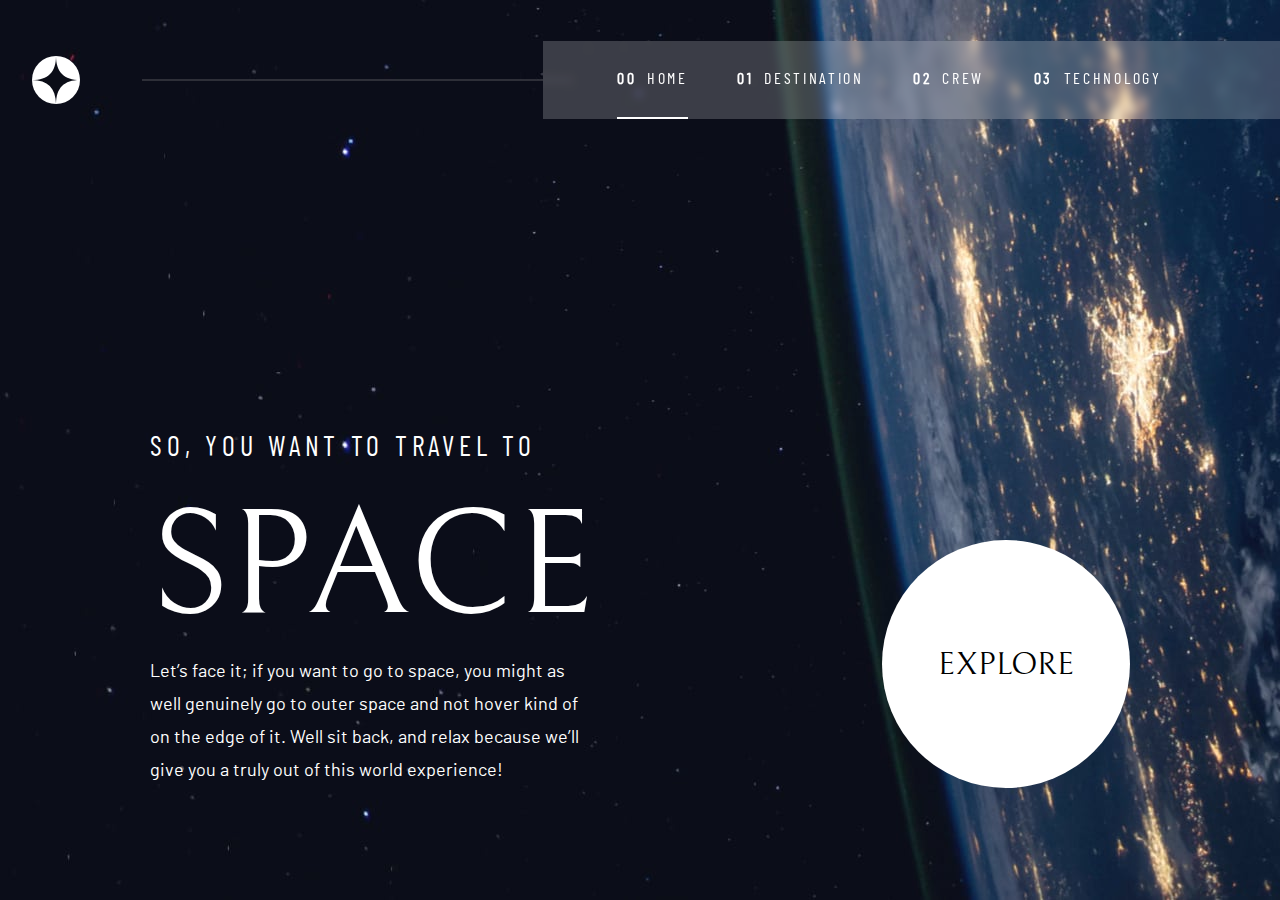
<file: index.html>
<!DOCTYPE html>
<html lang="en">
<head>
  <meta charset="UTF-8">
  <meta name="viewport" content="width=device-width, initial-scale=1.0">
  <link rel="icon" type="image/png" sizes="32x32" href="./space-tourism-website/assets/favicon-32x32.png">
  <link rel="stylesheet" href="./space-tourism-website/css/home.css"> 
  <title>Frontend Mentor | Space tourism website</title>
  <script defer src="./space-tourism-website/js/main.js"></script>
</head>
<body>
  <div id="container">
    <header>
      <img id="logo" class="rotate" src="./space-tourism-website/assets/shared/logo.svg" alt="">
      <button class="menu-toggle" aria-label="menu" aria-controls="primary-navigation"></button>
      <div class="header-line">
      </div>
      <nav>
        <ul id="primary-navigation" class="primary-navigation" data-mobile-nav-state="closed">
          <li class="active"><a href="#"><span aria-hidden="true">00</span> Home</a></li>
          <li><a href="space-tourism-website/destination.html"><span aria-hidden="true">01</span> Destination</a></li>
          <li><a href="space-tourism-website/crew.html"><span aria-hidden="true">02</span> Crew</a></li>
          <li><a href="space-tourism-website/technology.html"><span aria-hidden="true">03</span> Technology</a></li>
        </ul>
      </nav>
    </header>
    <main>
      <section class="main-text-container">
        <h5 class="uppercase">So, you want to travel to</h5>
        <h1 class="uppercase">Space</h1>
        <p class="body-text">Let’s face it; if you want to go to space, you might as well genuinely go to 
          outer space and not hover kind of on the edge of it. Well sit back, and relax 
          because we’ll give you a truly out of this world experience!</p>
      </section>
      <section id="col-2">
        <section class="h4-container">
          <a href="space-tourism-website/destination.html"><h4 class="uppercase">explore</h4></a>
        </section>
      </section>
    </main>
  </div>
</body>
</html>
</file>
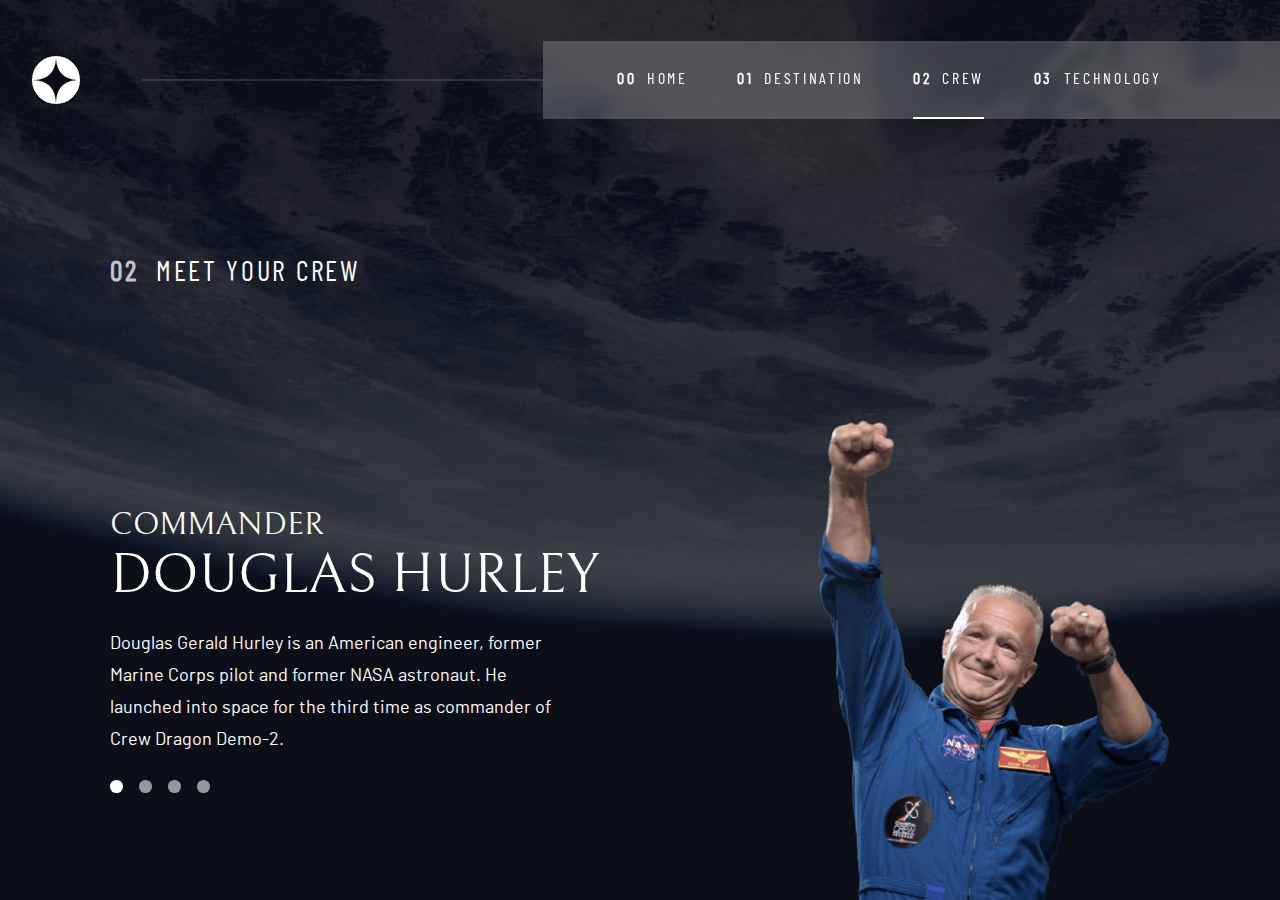
<file: space-tourism-website/crew.html>
<!DOCTYPE html>
<html lang="en">
<head>
  <meta charset="UTF-8">
  <meta name="viewport" content="width=device-width, initial-scale=1.0">
  <link rel="icon" type="image/png" sizes="32x32" href="./assets/favicon-32x32.png">
  <link rel="stylesheet" href="css/crew.css">
  <title>Frontend Mentor | Space tourism website</title>
  <script defer src="js/main.js"></script>
  <script defer src="js/crew.js"></script>
</head>
<body>
  <div id="container">
    <header>
      <img id="logo" class="rotate" src="assets/shared/logo.svg" alt="">
      <button class="menu-toggle" aria-label="menu" aria-controls="primary-navigation"></button>
      <div class="header-line">
      </div>
      <nav>
        <ul id="primary-navigation" class="primary-navigation" data-mobile-nav-state="closed">
          <li><a href="/Space-tourism-website/index.html"><span aria-hidden="true">00</span> Home</a></li>
          <li><a href="destination.html"><span aria-hidden="true">01</span> Destination</a></li>
          <li   class="active"><a href="#"><span aria-hidden="true">02</span> Crew</a></li>
          <li><a href="technology.html"><span aria-hidden="true">03</span> Technology</a></li>
        </ul>
      </nav>
    </header>
    <main>
      <section id="main-heading">
            <h5 class="uppercase"><span class="fade" aria-hidden="true">02</span> Meet&nbsp;your&nbsp;crew</h5>
      </section>
      <section class="main-text-container">
        <h4 id="role" class="uppercase">Commander</h4>
        <h3 id="name" class="uppercase">Douglas Hurley</h3>
        <p id="bio" class="body-text">Douglas Gerald Hurley is an American engineer, former Marine Corps pilot
          and former NASA astronaut. He launched into space for the third time as 
          commander of Crew Dragon Demo-2.</p>
        <section class="pages">
          <button data-page-number="0" class="active-button"></button>
          <button data-page-number="1"></button>
          <button data-page-number="2"></button>
          <button data-page-number="3"></button>
        </section>
      </section>
      <section class="image-wrapper">
            <img id="image" class="image" src="./assets/crew/image-douglas-hurley.png" alt="">
      </section>
    </main>
</div>
</body>
</html>
</file>
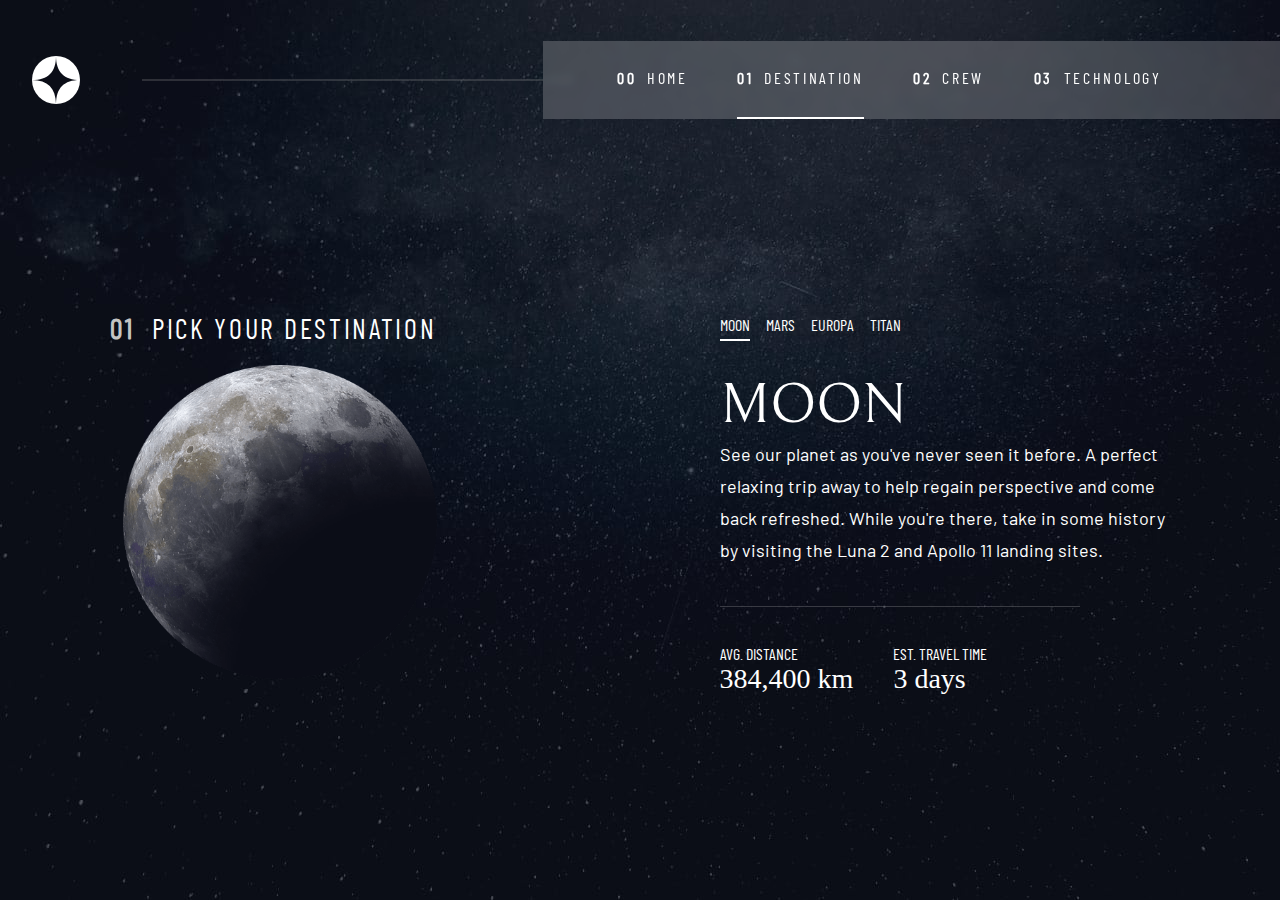
<file: space-tourism-website/destination.html>
<!DOCTYPE html>
<html lang="en">
<head>
  <meta charset="UTF-8">
  <meta name="viewport" content="width=device-width, initial-scale=1.0">
  <link rel="icon" type="image/png" sizes="32x32" href="./assets/favicon-32x32.png">
  <link rel="stylesheet" href="css/destination.css">
  <link rel="preconnect" href="https://fonts.googleapis.com">
  <link rel="preconnect" href="https://fonts.gstatic.com" crossorigin>
  <link href="https://fonts.googleapis.com/css2?family=Barlow&family=Barlow+Condensed:wght@400;700&family=Bellefair&display=swap" rel="stylesheet">
  <title>Frontend Mentor | Space tourism website</title>
  <script defer src="js/main.js"></script>
  <script defer src="js/destination.js"></script>
</head>
<body>
  <div id="container">
    <header>
      <img id="logo" class="rotate" src="assets/shared/logo.svg" alt="">
      <button class="menu-toggle" aria-label="menu" aria-controls="primary-navigation"></button>
      <div class="header-line">
      </div>
      <nav>
        <ul id="primary-navigation" class="primary-navigation" data-mobile-nav-state="closed">
          <li><a href="/Space-tourism-website/index.html"><span aria-hidden="true">00</span> Home</a></li>
          <li  class="active"><a href="#"><span aria-hidden="true">01</span> Destination</a></li>
          <li><a href="crew.html"><span aria-hidden="true">02</span> Crew</a></li>
          <li><a href="technology.html"><span aria-hidden="true">03</span> Technology</a></li>
        </ul>
      </nav>
    </header>
    <main>
      <section id="col-1">
        <section id="main-heading">
          <h5 class="uppercase"><span class="fade" aria-hidden="true">01</span> Pick&nbsp;your&nbsp;destination</h5>
        </section>
        <img id="image" class="destination-image" src="assets/destination/image-moon.png" alt="Moon">
      </section>
      <section id="col-2">
        <nav>
          <ul  class="secondary-nav">
            <li class="current-page" data-page-number="0"><a href="#moon">moon</a></li>
            <li data-page-number="1"><a href="#mars">mars</a></li>
            <li data-page-number="2"><a href="#europa">europa</a></li>
            <li data-page-number="3"><a href="#titan">titan</a></li>
          </ul>
        </nav>
        <section class="main-text-container">
          <h2 id="place" class="uppercase">Moon</h2>
          <p id="description" class="body-text">See our planet as you&apos;ve never seen it before. A perfect relaxing trip away to help 
            regain perspective and come back refreshed. While you&apos;re there, take in some history 
            by visiting the Luna 2 and Apollo 11 landing sites.</p>
        </section>
        <div class="dividing-line"></div>
        <section class="destination-info">
          <section>
            <p class="uppercase subheading-2">Avg. distance</p>
            <p id="distance" class="subheading-1">384,400 km</p>
          </section>
          <section>
            <p class="uppercase subheading-2">Est. travel time</p>
            <p id="time" class="subheading-1">3 days</p>
          </section>
        </section>
      </section> 
    </main>
  </div>
</body>
</html>
</file>
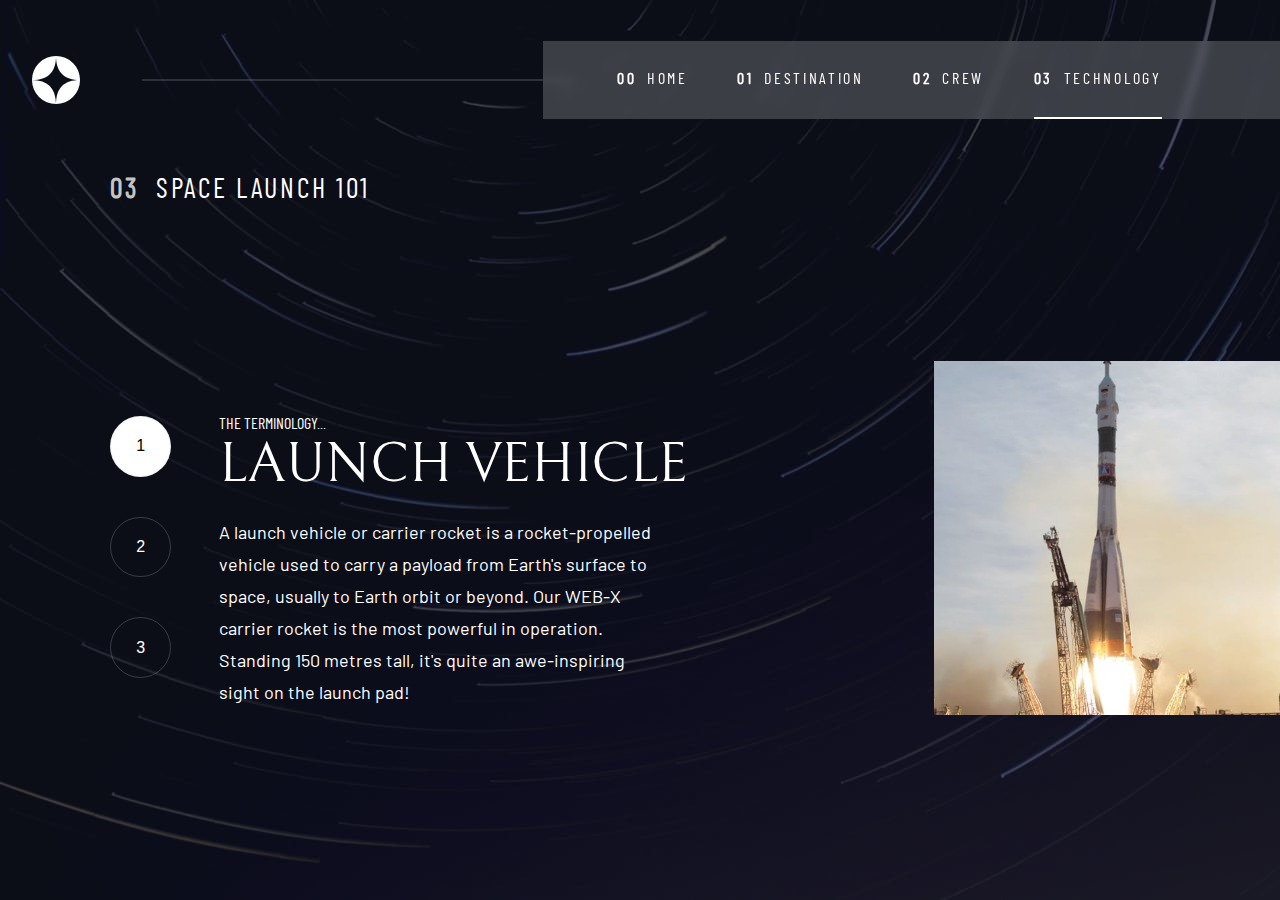
<file: space-tourism-website/technology.html>
<!DOCTYPE html>
<html lang="en">
<head>
  <meta charset="UTF-8">
  <meta name="viewport" content="width=device-width, initial-scale=1.0">
  <link rel="icon" type="image/png" sizes="32x32" href="./assets/favicon-32x32.png">
  <link rel="stylesheet" href="css/technology.css">
  <link rel="preconnect" href="https://fonts.googleapis.com">
  <link rel="preconnect" href="https://fonts.gstatic.com" crossorigin>
  <link href="https://fonts.googleapis.com/css2?family=Barlow&family=Barlow+Condensed:wght@400;700&family=Bellefair&display=swap" rel="stylesheet">   
  <title>Frontend Mentor | Space tourism website</title>
  <script defer src="js/main.js"></script>
  <script defer src="js/technology.js"></script>
</head>
<body>
  <div id="container">
    <header>
      <img id="logo" src="assets/shared/logo.svg" alt="">
      <button class="menu-toggle" aria-label="menu" aria-controls="primary-navigation"></button>
      <div class="header-line">
      </div>
      <nav>
        <ul id="primary-navigation" class="primary-navigation" data-mobile-nav-state="closed">
          <li><a href="/Space-tourism-website/index.html"><span aria-hidden="true">00</span> Home</a></li>
          <li><a href="destination.html"><span aria-hidden="true">01</span> Destination</a></li>
          <li><a href="crew.html"><span aria-hidden="true">02</span> Crew</a></li>
          <li class="active"><a href="#"><span aria-hidden="true">03</span> Technology</a></li>
        </ul>
      </nav>
    </header>
    <main>
      <section id="main-heading">
        <h5 class="uppercase"><span class="fade" aria-hidden="true">03</span> Space launch 101</h5>
      </section>
      <section class="main-text-container">
        <div class="main-text">
          <p class="subheading-2 uppercase">The terminology...</p>
          <h3 id="tech" class="uppercase">Launch vehicle</h3>
          <p id="description" class="body-text">A launch vehicle or carrier rocket is a rocket-propelled vehicle used to carry a 
            payload from Earth's surface to space, usually to Earth orbit or beyond. Our 
            WEB-X carrier rocket is the most powerful in operation. Standing 150 metres tall, 
            it's quite an awe-inspiring sight on the launch pad!</p>
        </div>
        <section class="pages">
          <div class="active-button" data-page-number="0"><button>1</button></div>
          <div  data-page-number="1"><button>2</button></div>
          <div  data-page-number="2"><button>3</button></div>
        </section>
      </section>
      <section class="image-wrapper">
            <img id="image" class="image" />
      </section>
    </main>
  </div>
</body>
</html>
</file>
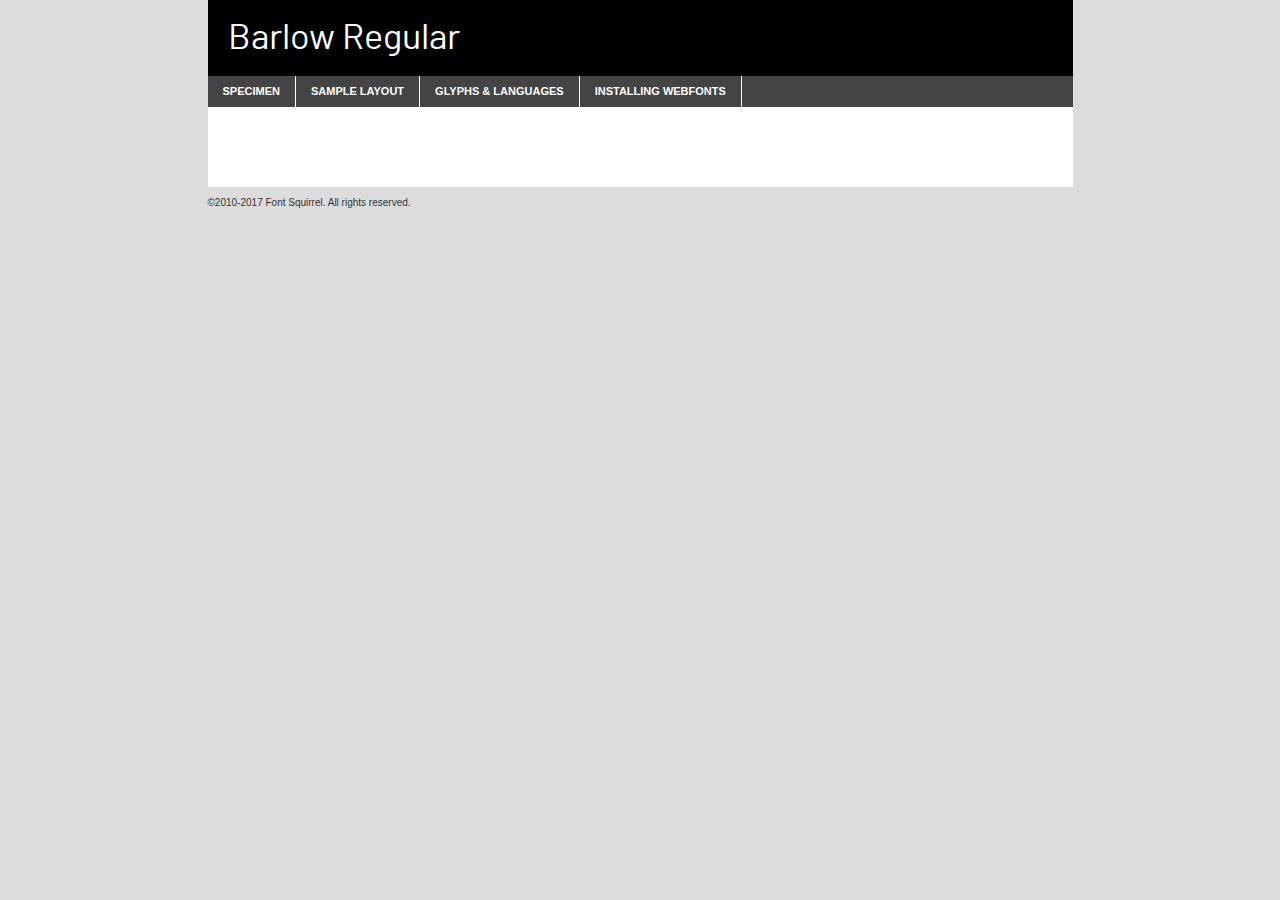
<file: space-tourism-website/assets/fonts/barlow-regular-demo.html>
<!DOCTYPE html PUBLIC "-//W3C//DTD XHTML 1.0 Transitional//EN"
	"http://www.w3.org/TR/xhtml1/DTD/xhtml1-transitional.dtd">

<html xmlns="http://www.w3.org/1999/xhtml" xml:lang="en" lang="en">
<head>
	<meta http-equiv="Content-Type" content="text/html; charset=utf-8" />
	<script src="http://ajax.googleapis.com/ajax/libs/jquery/1.7.2/jquery.min.js" type="text/javascript" charset="utf-8"></script>
	<script type="text/javascript">
	(function($){$.fn.easyTabs=function(option){var param=jQuery.extend({fadeSpeed:"fast",defaultContent:1,activeClass:'active'},option);$(this).each(function(){var thisId="#"+this.id;if(param.defaultContent==''){param.defaultContent=1;}
	if(typeof param.defaultContent=="number")
	{var defaultTab=$(thisId+" .tabs li:eq("+(param.defaultContent-1)+") a").attr('href').substr(1);}else{var defaultTab=param.defaultContent;}
	$(thisId+" .tabs li a").each(function(){var tabToHide=$(this).attr('href').substr(1);$("#"+tabToHide).addClass('easytabs-tab-content');});hideAll();changeContent(defaultTab);function hideAll(){$(thisId+" .easytabs-tab-content").hide();}
	function changeContent(tabId){hideAll();$(thisId+" .tabs li").removeClass(param.activeClass);$(thisId+" .tabs li a[href=#"+tabId+"]").closest('li').addClass(param.activeClass);if(param.fadeSpeed!="none")
	{$(thisId+" #"+tabId).fadeIn(param.fadeSpeed);}else{$(thisId+" #"+tabId).show();}}
	$(thisId+" .tabs li").click(function(){var tabId=$(this).find('a').attr('href').substr(1);changeContent(tabId);return false;});});}})(jQuery);
	</script>
	<link rel="stylesheet" href="specimen_files/specimen_stylesheet.css" type="text/css" charset="utf-8" />
	<link rel="stylesheet" href="stylesheet.css" type="text/css" charset="utf-8" />

	<style type="text/css">
					body{
				font-family: 'barlowregular';
							}
		</style>

	<title>Barlow Regular Specimen</title>
	
	
	<script type="text/javascript" charset="utf-8">
		$(document).ready(function() {
			$('#container').easyTabs({defaultContent:1});
		});
	</script>
</head>

<body>
<div id="container">
	<div id="header">
		Barlow Regular	</div>
	<ul class="tabs">
		<li><a href="#specimen">Specimen</a></li>
		<li><a href="#layout">Sample Layout</a></li>
				<li><a href="#glyphs">Glyphs &amp; Languages</a></li>
		<li><a href="#installing">Installing Webfonts</a></li>
		
	</ul>
	
	<div id="main_content">

		
			<div id="specimen">
		
				<div class="section">
					<div class="grid12 firstcol">
						<div class="huge">AaBb</div>
					</div>
				</div>
		
				<div class="section">
					<div class="glyph_range">A&#x200B;B&#x200b;C&#x200b;D&#x200b;E&#x200b;F&#x200b;G&#x200b;H&#x200b;I&#x200b;J&#x200b;K&#x200b;L&#x200b;M&#x200b;N&#x200b;O&#x200b;P&#x200b;Q&#x200b;R&#x200b;S&#x200b;T&#x200b;U&#x200b;V&#x200b;W&#x200b;X&#x200b;Y&#x200b;Z&#x200b;a&#x200b;b&#x200b;c&#x200b;d&#x200b;e&#x200b;f&#x200b;g&#x200b;h&#x200b;i&#x200b;j&#x200b;k&#x200b;l&#x200b;m&#x200b;n&#x200b;o&#x200b;p&#x200b;q&#x200b;r&#x200b;s&#x200b;t&#x200b;u&#x200b;v&#x200b;w&#x200b;x&#x200b;y&#x200b;z&#x200b;1&#x200b;2&#x200b;3&#x200b;4&#x200b;5&#x200b;6&#x200b;7&#x200b;8&#x200b;9&#x200b;0&#x200b;&amp;&#x200b;.&#x200b;,&#x200b;?&#x200b;!&#x200b;&#64;&#x200b;(&#x200b;)&#x200b;#&#x200b;$&#x200b;%&#x200b;*&#x200b;+&#x200b;-&#x200b;=&#x200b;:&#x200b;;</div>
				</div>
				<div class="section">
					<div class="grid12 firstcol">
						<table class="sample_table">
							<tr><td>10</td><td class="size10">abcdefghijklmnopqrstuvwxyzABCDEFGHIJKLMNOPQRSTUVWXYZ0123456789abcdefghijklmnopqrstuvwxyzABCDEFGHIJKLMNOPQRSTUVWXYZ0123456789abcdefghijklmnopqrstuvwxyzABCDEFGHIJKLMNOPQRSTUVWXYZ</td></tr>
							<tr><td>11</td><td class="size11">abcdefghijklmnopqrstuvwxyzABCDEFGHIJKLMNOPQRSTUVWXYZ0123456789abcdefghijklmnopqrstuvwxyzABCDEFGHIJKLMNOPQRSTUVWXYZ0123456789abcdefghijklmnopqrstuvwxyzABCDEFGHIJKLMNOPQRSTUVWXYZ</td></tr>
							<tr><td>12</td><td class="size12">abcdefghijklmnopqrstuvwxyzABCDEFGHIJKLMNOPQRSTUVWXYZ0123456789abcdefghijklmnopqrstuvwxyzABCDEFGHIJKLMNOPQRSTUVWXYZ0123456789abcdefghijklmnopqrstuvwxyzABCDEFGHIJKLMNOPQRSTUVWXYZ</td></tr>
							<tr><td>13</td><td class="size13">abcdefghijklmnopqrstuvwxyzABCDEFGHIJKLMNOPQRSTUVWXYZ0123456789abcdefghijklmnopqrstuvwxyzABCDEFGHIJKLMNOPQRSTUVWXYZ0123456789abcdefghijklmnopqrstuvwxyzABCDEFGHIJKLMNOPQRSTUVWXYZ</td></tr>
							<tr><td>14</td><td class="size14">abcdefghijklmnopqrstuvwxyzABCDEFGHIJKLMNOPQRSTUVWXYZ0123456789abcdefghijklmnopqrstuvwxyzABCDEFGHIJKLMNOPQRSTUVWXYZ0123456789abcdefghijklmnopqrstuvwxyzABCDEFGHIJKLMNOPQRSTUVWXYZ</td></tr>
							<tr><td>16</td><td class="size16">abcdefghijklmnopqrstuvwxyzABCDEFGHIJKLMNOPQRSTUVWXYZ0123456789abcdefghijklmnopqrstuvwxyzABCDEFGHIJKLMNOPQRSTUVWXYZ</td></tr>
							<tr><td>18</td><td class="size18">abcdefghijklmnopqrstuvwxyzABCDEFGHIJKLMNOPQRSTUVWXYZ0123456789abcdefghijklmnopqrstuvwxyzABCDEFGHIJKLMNOPQRSTUVWXYZ</td></tr>
							<tr><td>20</td><td class="size20">abcdefghijklmnopqrstuvwxyzABCDEFGHIJKLMNOPQRSTUVWXYZ0123456789abcdefghijklmnopqrstuvwxyzABCDEFGHIJKLMNOPQRSTUVWXYZ</td></tr>
							<tr><td>24</td><td class="size24">abcdefghijklmnopqrstuvwxyzABCDEFGHIJKLMNOPQRSTUVWXYZ0123456789abcdefghijklmnopqrstuvwxyzABCDEFGHIJKLMNOPQRSTUVWXYZ</td></tr>
							<tr><td>30</td><td class="size30">abcdefghijklmnopqrstuvwxyzABCDEFGHIJKLMNOPQRSTUVWXYZ0123456789abcdefghijklmnopqrstuvwxyzABCDEFGHIJKLMNOPQRSTUVWXYZ</td></tr>
							<tr><td>36</td><td class="size36">abcdefghijklmnopqrstuvwxyzABCDEFGHIJKLMNOPQRSTUVWXYZ0123456789abcdefghijklmnopqrstuvwxyzABCDEFGHIJKLMNOPQRSTUVWXYZ</td></tr>
							<tr><td>48</td><td class="size48">abcdefghijklmnopqrstuvwxyzABCDEFGHIJKLMNOPQRSTUVWXYZ0123456789abcdefghijklmnopqrstuvwxyzABCDEFGHIJKLMNOPQRSTUVWXYZ</td></tr>
							<tr><td>60</td><td class="size60">abcdefghijklmnopqrstuvwxyzABCDEFGHIJKLMNOPQRSTUVWXYZ0123456789abcdefghijklmnopqrstuvwxyzABCDEFGHIJKLMNOPQRSTUVWXYZ</td></tr>
							<tr><td>72</td><td class="size72">abcdefghijklmnopqrstuvwxyzABCDEFGHIJKLMNOPQRSTUVWXYZ0123456789abcdefghijklmnopqrstuvwxyzABCDEFGHIJKLMNOPQRSTUVWXYZ</td></tr>
							<tr><td>90</td><td class="size90">abcdefghijklmnopqrstuvwxyzABCDEFGHIJKLMNOPQRSTUVWXYZ0123456789abcdefghijklmnopqrstuvwxyzABCDEFGHIJKLMNOPQRSTUVWXYZ</td></tr>
						</table>
				
					</div>
			
				</div>
		
		
		
								<div class="section" id="bodycomparison">


										<div id="xheight">
				<div class="fontbody">&#x25FC;&#x25FC;&#x25FC;&#x25FC;&#x25FC;&#x25FC;&#x25FC;&#x25FC;&#x25FC;&#x25FC;&#x25FC;&#x25FC;&#x25FC;&#x25FC;&#x25FC;&#x25FC;&#x25FC;&#x25FC;&#x25FC;&#x25FC;&#x25FC;&#x25FC;&#x25FC;&#x25FC;&#x25FC;&#x25FC;&#x25FC;&#x25FC;&#x25FC;&#x25FC;&#x25FC;&#x25FC;&#x25FC;&#x25FC;&#x25FC;&#x25FC;&#x25FC;&#x25FC;&#x25FC;&#x25FC;&#x25FC;&#x25FC;&#x25FC;&#x25FC;&#x25FC;&#x25FC;&#x25FC;&#x25FC;&#x25FC;&#x25FC;&#x25FC;&#x25FC;&#x25FC;&#x25FC;&#x25FC;&#x25FC;&#x25FC;&#x25FC;&#x25FC;&#x25FC;&#x25FC;&#x25FC;&#x25FC;&#x25FC;&#x25FC;&#x25FC;&#x25FC;&#x25FC;&#x25FC;&#x25FC;&#x25FC;&#x25FC;&#x25FC;&#x25FC;&#x25FC;&#x25FC;&#x25FC;&#x25FC;&#x25FC;&#x25FC;&#x25FC;&#x25FC;&#x25FC;&#x25FC;&#x25FC;&#x25FC;&#x25FC;&#x25FC;&#x25FC;&#x25FC;&#x25FC;&#x25FC;&#x25FC;&#x25FC;&#x25FC;&#x25FC;&#x25FC;&#x25FC;&#x25FC;body</div><div class="arialbody">body</div><div class="verdanabody">body</div><div class="georgiabody">body</div></div>
										<div class="fontbody" style="z-index:1">
											body<span>Barlow Regular</span>
										</div>
										<div class="arialbody" style="z-index:1">
											body<span>Arial</span>
										</div>
										<div class="verdanabody" style="z-index:1">
											body<span>Verdana</span>
										</div>
										<div class="georgiabody" style="z-index:1">
											body<span>Georgia</span>
										</div>



								</div>
		
		
				<div class="section psample psample_row1" id="">
					
					<div class="grid2 firstcol">
						<p class="size10"><span>10.</span>Aenean lacinia bibendum nulla sed consectetur. Fusce dapibus, tellus ac cursus commodo, tortor mauris condimentum nibh, ut fermentum massa justo sit amet risus. Nullam id dolor id nibh ultricies vehicula ut id elit. Cum sociis natoque penatibus et magnis dis parturient montes, nascetur ridiculus mus. Nulla vitae elit libero, a pharetra augue.</p>
			
					</div>
					<div class="grid3">
						<p class="size11"><span>11.</span>Aenean lacinia bibendum nulla sed consectetur. Fusce dapibus, tellus ac cursus commodo, tortor mauris condimentum nibh, ut fermentum massa justo sit amet risus. Nullam id dolor id nibh ultricies vehicula ut id elit. Cum sociis natoque penatibus et magnis dis parturient montes, nascetur ridiculus mus. Nulla vitae elit libero, a pharetra augue.</p>
			
					</div>
					<div class="grid3">
						<p class="size12"><span>12.</span>Aenean lacinia bibendum nulla sed consectetur. Fusce dapibus, tellus ac cursus commodo, tortor mauris condimentum nibh, ut fermentum massa justo sit amet risus. Nullam id dolor id nibh ultricies vehicula ut id elit. Cum sociis natoque penatibus et magnis dis parturient montes, nascetur ridiculus mus. Nulla vitae elit libero, a pharetra augue.</p>
			
					</div>
					<div class="grid4">
						<p class="size13"><span>13.</span>Aenean lacinia bibendum nulla sed consectetur. Fusce dapibus, tellus ac cursus commodo, tortor mauris condimentum nibh, ut fermentum massa justo sit amet risus. Nullam id dolor id nibh ultricies vehicula ut id elit. Cum sociis natoque penatibus et magnis dis parturient montes, nascetur ridiculus mus. Nulla vitae elit libero, a pharetra augue.</p>
			
					</div>
					<div class="white_blend"></div>
					
				</div>
				<div class="section psample psample_row2" id="">
					<div class="grid3 firstcol">
						<p class="size14"><span>14.</span>Aenean lacinia bibendum nulla sed consectetur. Fusce dapibus, tellus ac cursus commodo, tortor mauris condimentum nibh, ut fermentum massa justo sit amet risus. Nullam id dolor id nibh ultricies vehicula ut id elit. Cum sociis natoque penatibus et magnis dis parturient montes, nascetur ridiculus mus. Nulla vitae elit libero, a pharetra augue.</p>
			
					</div>
					<div class="grid4">
						<p class="size16"><span>16.</span>Aenean lacinia bibendum nulla sed consectetur. Fusce dapibus, tellus ac cursus commodo, tortor mauris condimentum nibh, ut fermentum massa justo sit amet risus. Nullam id dolor id nibh ultricies vehicula ut id elit. Cum sociis natoque penatibus et magnis dis parturient montes, nascetur ridiculus mus. Nulla vitae elit libero, a pharetra augue.</p>
			
					</div>
					<div class="grid5">
						<p class="size18"><span>18.</span>Aenean lacinia bibendum nulla sed consectetur. Fusce dapibus, tellus ac cursus commodo, tortor mauris condimentum nibh, ut fermentum massa justo sit amet risus. Nullam id dolor id nibh ultricies vehicula ut id elit. Cum sociis natoque penatibus et magnis dis parturient montes, nascetur ridiculus mus. Nulla vitae elit libero, a pharetra augue.</p>
			
					</div>

					<div class="white_blend"></div>

				</div>
				
				<div class="section psample psample_row3" id="">
					<div class="grid5 firstcol">
						<p class="size20"><span>20.</span>Aenean lacinia bibendum nulla sed consectetur. Fusce dapibus, tellus ac cursus commodo, tortor mauris condimentum nibh, ut fermentum massa justo sit amet risus. Nullam id dolor id nibh ultricies vehicula ut id elit. Cum sociis natoque penatibus et magnis dis parturient montes, nascetur ridiculus mus. Nulla vitae elit libero, a pharetra augue.</p>
					</div>
					<div class="grid7">
						<p class="size24"><span>24.</span>Aenean lacinia bibendum nulla sed consectetur. Fusce dapibus, tellus ac cursus commodo, tortor mauris condimentum nibh, ut fermentum massa justo sit amet risus. Nullam id dolor id nibh ultricies vehicula ut id elit. Cum sociis natoque penatibus et magnis dis parturient montes, nascetur ridiculus mus. Nulla vitae elit libero, a pharetra augue.</p>
					</div>
					
					<div class="white_blend"></div>
					
				</div>
				
				<div class="section psample psample_row4" id="">
					<div class="grid12 firstcol">
						<p class="size30"><span>30.</span>Aenean lacinia bibendum nulla sed consectetur. Fusce dapibus, tellus ac cursus commodo, tortor mauris condimentum nibh, ut fermentum massa justo sit amet risus. Nullam id dolor id nibh ultricies vehicula ut id elit. Cum sociis natoque penatibus et magnis dis parturient montes, nascetur ridiculus mus. Nulla vitae elit libero, a pharetra augue.</p>
					</div>
					<div class="white_blend"></div>
					
				</div>
				
				
				
				<div class="section psample psample_row1 fullreverse">
					<div class="grid2 firstcol">
						<p class="size10"><span>10.</span>Aenean lacinia bibendum nulla sed consectetur. Fusce dapibus, tellus ac cursus commodo, tortor mauris condimentum nibh, ut fermentum massa justo sit amet risus. Nullam id dolor id nibh ultricies vehicula ut id elit. Cum sociis natoque penatibus et magnis dis parturient montes, nascetur ridiculus mus. Nulla vitae elit libero, a pharetra augue.</p>
			
					</div>
					<div class="grid3">
						<p class="size11"><span>11.</span>Aenean lacinia bibendum nulla sed consectetur. Fusce dapibus, tellus ac cursus commodo, tortor mauris condimentum nibh, ut fermentum massa justo sit amet risus. Nullam id dolor id nibh ultricies vehicula ut id elit. Cum sociis natoque penatibus et magnis dis parturient montes, nascetur ridiculus mus. Nulla vitae elit libero, a pharetra augue.</p>
			
					</div>
					<div class="grid3">
						<p class="size12"><span>12.</span>Aenean lacinia bibendum nulla sed consectetur. Fusce dapibus, tellus ac cursus commodo, tortor mauris condimentum nibh, ut fermentum massa justo sit amet risus. Nullam id dolor id nibh ultricies vehicula ut id elit. Cum sociis natoque penatibus et magnis dis parturient montes, nascetur ridiculus mus. Nulla vitae elit libero, a pharetra augue.</p>
			
					</div>
					<div class="grid4">
						<p class="size13"><span>13.</span>Aenean lacinia bibendum nulla sed consectetur. Fusce dapibus, tellus ac cursus commodo, tortor mauris condimentum nibh, ut fermentum massa justo sit amet risus. Nullam id dolor id nibh ultricies vehicula ut id elit. Cum sociis natoque penatibus et magnis dis parturient montes, nascetur ridiculus mus. Nulla vitae elit libero, a pharetra augue.</p>
			
					</div>
					<div class="black_blend"></div>
					
				</div>
				
				<div class="section psample psample_row2 fullreverse">
					<div class="grid3 firstcol">
						<p class="size14"><span>14.</span>Aenean lacinia bibendum nulla sed consectetur. Fusce dapibus, tellus ac cursus commodo, tortor mauris condimentum nibh, ut fermentum massa justo sit amet risus. Nullam id dolor id nibh ultricies vehicula ut id elit. Cum sociis natoque penatibus et magnis dis parturient montes, nascetur ridiculus mus. Nulla vitae elit libero, a pharetra augue.</p>
			
					</div>
					<div class="grid4">
						<p class="size16"><span>16.</span>Aenean lacinia bibendum nulla sed consectetur. Fusce dapibus, tellus ac cursus commodo, tortor mauris condimentum nibh, ut fermentum massa justo sit amet risus. Nullam id dolor id nibh ultricies vehicula ut id elit. Cum sociis natoque penatibus et magnis dis parturient montes, nascetur ridiculus mus. Nulla vitae elit libero, a pharetra augue.</p>
			
					</div>
					<div class="grid5">
						<p class="size18"><span>18.</span>Aenean lacinia bibendum nulla sed consectetur. Fusce dapibus, tellus ac cursus commodo, tortor mauris condimentum nibh, ut fermentum massa justo sit amet risus. Nullam id dolor id nibh ultricies vehicula ut id elit. Cum sociis natoque penatibus et magnis dis parturient montes, nascetur ridiculus mus. Nulla vitae elit libero, a pharetra augue.</p>
			
					</div>
					<div class="black_blend"></div>

				</div>
				
				<div class="section psample fullreverse psample_row3" id="">
					<div class="grid5 firstcol">
						<p class="size20"><span>20.</span>Aenean lacinia bibendum nulla sed consectetur. Fusce dapibus, tellus ac cursus commodo, tortor mauris condimentum nibh, ut fermentum massa justo sit amet risus. Nullam id dolor id nibh ultricies vehicula ut id elit. Cum sociis natoque penatibus et magnis dis parturient montes, nascetur ridiculus mus. Nulla vitae elit libero, a pharetra augue.</p>
					</div>
					<div class="grid7">
						<p class="size24"><span>24.</span>Aenean lacinia bibendum nulla sed consectetur. Fusce dapibus, tellus ac cursus commodo, tortor mauris condimentum nibh, ut fermentum massa justo sit amet risus. Nullam id dolor id nibh ultricies vehicula ut id elit. Cum sociis natoque penatibus et magnis dis parturient montes, nascetur ridiculus mus. Nulla vitae elit libero, a pharetra augue.</p>
					</div>
					
					<div class="black_blend"></div>
					
				</div>
				
				<div class="section psample fullreverse psample_row4" id="" style="border-bottom: 20px #000 solid;">
					<div class="grid12 firstcol">
						<p class="size30"><span>30.</span>Aenean lacinia bibendum nulla sed consectetur. Fusce dapibus, tellus ac cursus commodo, tortor mauris condimentum nibh, ut fermentum massa justo sit amet risus. Nullam id dolor id nibh ultricies vehicula ut id elit. Cum sociis natoque penatibus et magnis dis parturient montes, nascetur ridiculus mus. Nulla vitae elit libero, a pharetra augue.</p>
					</div>
					<div class="black_blend"></div>
					
				</div>
				
				
				
				
			</div>
			
			<div id="layout">
				
				<div class="section">
					
					<div class="grid12 firstcol">
						<h1>Lorem Ipsum Dolor</h1>
						<h2>Etiam porta sem malesuada magna mollis euismod</h2>
						
						<p class="byline">By <a href="#link">Aenean Lacinia</a></p>
					</div>
				</div>
				<div class="section">
					<div class="grid8 firstcol">
						<p class="large">Donec sed odio dui. Morbi leo risus, porta ac consectetur ac, vestibulum at eros. Fusce dapibus, tellus ac cursus commodo, tortor mauris condimentum nibh, ut fermentum massa justo sit amet risus. </p>

						
						<h3>Pellentesque ornare sem</h3>

						<p>Maecenas sed diam eget risus varius blandit sit amet non magna. Maecenas faucibus mollis interdum. Donec ullamcorper nulla non metus auctor fringilla. Nullam id dolor id nibh ultricies vehicula ut id elit. Nullam id dolor id nibh ultricies vehicula ut id elit. </p>

						<p>Aenean eu leo quam. Pellentesque ornare sem lacinia quam venenatis vestibulum. Lorem ipsum dolor sit amet, consectetur adipiscing elit. Cum sociis natoque penatibus et magnis dis parturient montes, nascetur ridiculus mus. </p>

						<p>Nulla vitae elit libero, a pharetra augue. Praesent commodo cursus magna, vel scelerisque nisl consectetur et. Aenean lacinia bibendum nulla sed consectetur. </p>

						<p>Nullam quis risus eget urna mollis ornare vel eu leo. Nullam quis risus eget urna mollis ornare vel eu leo. Maecenas sed diam eget risus varius blandit sit amet non magna. Donec ullamcorper nulla non metus auctor fringilla. </p>

						<h3>Cras mattis consectetur</h3>

						<p>Aenean eu leo quam. Pellentesque ornare sem lacinia quam venenatis vestibulum. Aenean lacinia bibendum nulla sed consectetur. Integer posuere erat a ante venenatis dapibus posuere velit aliquet. Cras mattis consectetur purus sit amet fermentum. </p>

						<p>Nullam id dolor id nibh ultricies vehicula ut id elit. Nullam quis risus eget urna mollis ornare vel eu leo. Cras mattis consectetur purus sit amet fermentum.</p>
					</div>
					
					<div class="grid4 sidebar">
						
						<div class="box reverse">
							<p class="last">Nullam quis risus eget urna mollis ornare vel eu leo. Donec ullamcorper nulla non metus auctor fringilla. Cras mattis consectetur purus sit amet fermentum. Sed posuere consectetur est at lobortis. Lorem ipsum dolor sit amet, consectetur adipiscing elit. </p>
						</div>
						
						<p class="caption">Maecenas sed diam eget risus varius.</p>

						<p>Vestibulum id ligula porta felis euismod semper. Integer posuere erat a ante venenatis dapibus posuere velit aliquet. Vestibulum id ligula porta felis euismod semper. Sed posuere consectetur est at lobortis. Maecenas sed diam eget risus varius blandit sit amet non magna. Fusce dapibus, tellus ac cursus commodo, tortor mauris condimentum nibh, ut fermentum massa justo sit amet risus. </p>

					

						<p>Duis mollis, est non commodo luctus, nisi erat porttitor ligula, eget lacinia odio sem nec elit. Aenean lacinia bibendum nulla sed consectetur. Vivamus sagittis lacus vel augue laoreet rutrum faucibus dolor auctor. Aenean lacinia bibendum nulla sed consectetur. Nullam quis risus eget urna mollis ornare vel eu leo. </p>

						<p>Praesent commodo cursus magna, vel scelerisque nisl consectetur et. Donec ullamcorper nulla non metus auctor fringilla. Maecenas faucibus mollis interdum. Fusce dapibus, tellus ac cursus commodo, tortor mauris condimentum nibh, ut fermentum massa justo sit amet risus. </p>

					</div>
				</div>
				
			</div>


			



		<div id="glyphs">
			<div class="section">
				<div class="grid12 firstcol">
			
				<h1>Language Support</h1>
				<p>The subset of Barlow Regular in this kit supports the following languages:<br />
			
					Albanian, Basque, Breton, Chamorro, Danish, Dutch, English, Faroese, Finnish, French, Frisian, Galician, German, Icelandic, Italian, Malagasy, Norwegian, Portuguese, Spanish, Alsatian, Aragonese, Arapaho, Arrernte, Asturian, Aymara, Bislama, Cebuano, Corsican, Fijian, French_creole, Genoese, Gilbertese, Greenlandic, Haitian_creole, Hiligaynon, Hmong, Hopi, Ibanag, Iloko_ilokano, Indonesian, Interglossa_glosa, Interlingua, Irish_gaelic, Jerriais, Lojban, Lombard, Luxembourgeois, Manx, Mohawk, Norfolk_pitcairnese, Occitan, Oromo, Pangasinan, Papiamento, Piedmontese, Potawatomi, Rhaeto-romance, Romansh, Rotokas, Sami_lule, Samoan, Sardinian, Scots_gaelic, Seychelles_creole, Shona, Sicilian, Somali, Southern_ndebele, Swahili, Swati_swazi, Tagalog_filipino_pilipino, Tetum, Tok_pisin, Uyghur_latinized, Volapuk, Walloon, Warlpiri, Xhosa, Yapese, Zulu, Latinbasic, Ubasic, Demo				</p>
				<h1>Glyph Chart</h1>
				<p>The subset of Barlow Regular in this kit includes all the glyphs listed below. Unicode entities are included above each glyph to help you insert individual characters into your layout.</p>
				<div id="glyph_chart">
			
																														 <div><p>&amp;#13;</p>&#13;</div>
																				 <div><p>&amp;#32;</p>&#32;</div>
																				 <div><p>&amp;#33;</p>&#33;</div>
																				 <div><p>&amp;#34;</p>&#34;</div>
																				 <div><p>&amp;#35;</p>&#35;</div>
																				 <div><p>&amp;#36;</p>&#36;</div>
																				 <div><p>&amp;#37;</p>&#37;</div>
																				 <div><p>&amp;#38;</p>&#38;</div>
																				 <div><p>&amp;#39;</p>&#39;</div>
																				 <div><p>&amp;#40;</p>&#40;</div>
																				 <div><p>&amp;#41;</p>&#41;</div>
																				 <div><p>&amp;#42;</p>&#42;</div>
																				 <div><p>&amp;#43;</p>&#43;</div>
																				 <div><p>&amp;#44;</p>&#44;</div>
																				 <div><p>&amp;#45;</p>&#45;</div>
																				 <div><p>&amp;#46;</p>&#46;</div>
																				 <div><p>&amp;#47;</p>&#47;</div>
																				 <div><p>&amp;#48;</p>&#48;</div>
																				 <div><p>&amp;#49;</p>&#49;</div>
																				 <div><p>&amp;#50;</p>&#50;</div>
																				 <div><p>&amp;#51;</p>&#51;</div>
																				 <div><p>&amp;#52;</p>&#52;</div>
																				 <div><p>&amp;#53;</p>&#53;</div>
																				 <div><p>&amp;#54;</p>&#54;</div>
																				 <div><p>&amp;#55;</p>&#55;</div>
																				 <div><p>&amp;#56;</p>&#56;</div>
																				 <div><p>&amp;#57;</p>&#57;</div>
																				 <div><p>&amp;#58;</p>&#58;</div>
																				 <div><p>&amp;#59;</p>&#59;</div>
																				 <div><p>&amp;#60;</p>&#60;</div>
																				 <div><p>&amp;#61;</p>&#61;</div>
																				 <div><p>&amp;#62;</p>&#62;</div>
																				 <div><p>&amp;#63;</p>&#63;</div>
																				 <div><p>&amp;#64;</p>&#64;</div>
																				 <div><p>&amp;#65;</p>&#65;</div>
																				 <div><p>&amp;#66;</p>&#66;</div>
																				 <div><p>&amp;#67;</p>&#67;</div>
																				 <div><p>&amp;#68;</p>&#68;</div>
																				 <div><p>&amp;#69;</p>&#69;</div>
																				 <div><p>&amp;#70;</p>&#70;</div>
																				 <div><p>&amp;#71;</p>&#71;</div>
																				 <div><p>&amp;#72;</p>&#72;</div>
																				 <div><p>&amp;#73;</p>&#73;</div>
																				 <div><p>&amp;#74;</p>&#74;</div>
																				 <div><p>&amp;#75;</p>&#75;</div>
																				 <div><p>&amp;#76;</p>&#76;</div>
																				 <div><p>&amp;#77;</p>&#77;</div>
																				 <div><p>&amp;#78;</p>&#78;</div>
																				 <div><p>&amp;#79;</p>&#79;</div>
																				 <div><p>&amp;#80;</p>&#80;</div>
																				 <div><p>&amp;#81;</p>&#81;</div>
																				 <div><p>&amp;#82;</p>&#82;</div>
																				 <div><p>&amp;#83;</p>&#83;</div>
																				 <div><p>&amp;#84;</p>&#84;</div>
																				 <div><p>&amp;#85;</p>&#85;</div>
																				 <div><p>&amp;#86;</p>&#86;</div>
																				 <div><p>&amp;#87;</p>&#87;</div>
																				 <div><p>&amp;#88;</p>&#88;</div>
																				 <div><p>&amp;#89;</p>&#89;</div>
																				 <div><p>&amp;#90;</p>&#90;</div>
																				 <div><p>&amp;#91;</p>&#91;</div>
																				 <div><p>&amp;#92;</p>&#92;</div>
																				 <div><p>&amp;#93;</p>&#93;</div>
																				 <div><p>&amp;#94;</p>&#94;</div>
																				 <div><p>&amp;#95;</p>&#95;</div>
																				 <div><p>&amp;#96;</p>&#96;</div>
																				 <div><p>&amp;#97;</p>&#97;</div>
																				 <div><p>&amp;#98;</p>&#98;</div>
																				 <div><p>&amp;#99;</p>&#99;</div>
																				 <div><p>&amp;#100;</p>&#100;</div>
																				 <div><p>&amp;#101;</p>&#101;</div>
																				 <div><p>&amp;#102;</p>&#102;</div>
																				 <div><p>&amp;#103;</p>&#103;</div>
																				 <div><p>&amp;#104;</p>&#104;</div>
																				 <div><p>&amp;#105;</p>&#105;</div>
																				 <div><p>&amp;#106;</p>&#106;</div>
																				 <div><p>&amp;#107;</p>&#107;</div>
																				 <div><p>&amp;#108;</p>&#108;</div>
																				 <div><p>&amp;#109;</p>&#109;</div>
																				 <div><p>&amp;#110;</p>&#110;</div>
																				 <div><p>&amp;#111;</p>&#111;</div>
																				 <div><p>&amp;#112;</p>&#112;</div>
																				 <div><p>&amp;#113;</p>&#113;</div>
																				 <div><p>&amp;#114;</p>&#114;</div>
																				 <div><p>&amp;#115;</p>&#115;</div>
																				 <div><p>&amp;#116;</p>&#116;</div>
																				 <div><p>&amp;#117;</p>&#117;</div>
																				 <div><p>&amp;#118;</p>&#118;</div>
																				 <div><p>&amp;#119;</p>&#119;</div>
																				 <div><p>&amp;#120;</p>&#120;</div>
																				 <div><p>&amp;#121;</p>&#121;</div>
																				 <div><p>&amp;#122;</p>&#122;</div>
																				 <div><p>&amp;#123;</p>&#123;</div>
																				 <div><p>&amp;#124;</p>&#124;</div>
																				 <div><p>&amp;#125;</p>&#125;</div>
																				 <div><p>&amp;#126;</p>&#126;</div>
																				 <div><p>&amp;#160;</p>&#160;</div>
																				 <div><p>&amp;#161;</p>&#161;</div>
																				 <div><p>&amp;#162;</p>&#162;</div>
																				 <div><p>&amp;#163;</p>&#163;</div>
																				 <div><p>&amp;#164;</p>&#164;</div>
																				 <div><p>&amp;#165;</p>&#165;</div>
																				 <div><p>&amp;#166;</p>&#166;</div>
																				 <div><p>&amp;#167;</p>&#167;</div>
																				 <div><p>&amp;#168;</p>&#168;</div>
																				 <div><p>&amp;#169;</p>&#169;</div>
																				 <div><p>&amp;#170;</p>&#170;</div>
																				 <div><p>&amp;#171;</p>&#171;</div>
																				 <div><p>&amp;#172;</p>&#172;</div>
																				 <div><p>&amp;#173;</p>&#173;</div>
																				 <div><p>&amp;#174;</p>&#174;</div>
																				 <div><p>&amp;#175;</p>&#175;</div>
																				 <div><p>&amp;#176;</p>&#176;</div>
																				 <div><p>&amp;#177;</p>&#177;</div>
																				 <div><p>&amp;#178;</p>&#178;</div>
																				 <div><p>&amp;#179;</p>&#179;</div>
																				 <div><p>&amp;#180;</p>&#180;</div>
																				 <div><p>&amp;#181;</p>&#181;</div>
																				 <div><p>&amp;#182;</p>&#182;</div>
																				 <div><p>&amp;#183;</p>&#183;</div>
																				 <div><p>&amp;#184;</p>&#184;</div>
																				 <div><p>&amp;#185;</p>&#185;</div>
																				 <div><p>&amp;#186;</p>&#186;</div>
																				 <div><p>&amp;#187;</p>&#187;</div>
																				 <div><p>&amp;#188;</p>&#188;</div>
																				 <div><p>&amp;#189;</p>&#189;</div>
																				 <div><p>&amp;#190;</p>&#190;</div>
																				 <div><p>&amp;#191;</p>&#191;</div>
																				 <div><p>&amp;#192;</p>&#192;</div>
																				 <div><p>&amp;#193;</p>&#193;</div>
																				 <div><p>&amp;#194;</p>&#194;</div>
																				 <div><p>&amp;#195;</p>&#195;</div>
																				 <div><p>&amp;#196;</p>&#196;</div>
																				 <div><p>&amp;#197;</p>&#197;</div>
																				 <div><p>&amp;#198;</p>&#198;</div>
																				 <div><p>&amp;#199;</p>&#199;</div>
																				 <div><p>&amp;#200;</p>&#200;</div>
																				 <div><p>&amp;#201;</p>&#201;</div>
																				 <div><p>&amp;#202;</p>&#202;</div>
																				 <div><p>&amp;#203;</p>&#203;</div>
																				 <div><p>&amp;#204;</p>&#204;</div>
																				 <div><p>&amp;#205;</p>&#205;</div>
																				 <div><p>&amp;#206;</p>&#206;</div>
																				 <div><p>&amp;#207;</p>&#207;</div>
																				 <div><p>&amp;#208;</p>&#208;</div>
																				 <div><p>&amp;#209;</p>&#209;</div>
																				 <div><p>&amp;#210;</p>&#210;</div>
																				 <div><p>&amp;#211;</p>&#211;</div>
																				 <div><p>&amp;#212;</p>&#212;</div>
																				 <div><p>&amp;#213;</p>&#213;</div>
																				 <div><p>&amp;#214;</p>&#214;</div>
																				 <div><p>&amp;#215;</p>&#215;</div>
																				 <div><p>&amp;#216;</p>&#216;</div>
																				 <div><p>&amp;#217;</p>&#217;</div>
																				 <div><p>&amp;#218;</p>&#218;</div>
																				 <div><p>&amp;#219;</p>&#219;</div>
																				 <div><p>&amp;#220;</p>&#220;</div>
																				 <div><p>&amp;#221;</p>&#221;</div>
																				 <div><p>&amp;#222;</p>&#222;</div>
																				 <div><p>&amp;#223;</p>&#223;</div>
																				 <div><p>&amp;#224;</p>&#224;</div>
																				 <div><p>&amp;#225;</p>&#225;</div>
																				 <div><p>&amp;#226;</p>&#226;</div>
																				 <div><p>&amp;#227;</p>&#227;</div>
																				 <div><p>&amp;#228;</p>&#228;</div>
																				 <div><p>&amp;#229;</p>&#229;</div>
																				 <div><p>&amp;#230;</p>&#230;</div>
																				 <div><p>&amp;#231;</p>&#231;</div>
																				 <div><p>&amp;#232;</p>&#232;</div>
																				 <div><p>&amp;#233;</p>&#233;</div>
																				 <div><p>&amp;#234;</p>&#234;</div>
																				 <div><p>&amp;#235;</p>&#235;</div>
																				 <div><p>&amp;#236;</p>&#236;</div>
																				 <div><p>&amp;#237;</p>&#237;</div>
																				 <div><p>&amp;#238;</p>&#238;</div>
																				 <div><p>&amp;#239;</p>&#239;</div>
																				 <div><p>&amp;#240;</p>&#240;</div>
																				 <div><p>&amp;#241;</p>&#241;</div>
																				 <div><p>&amp;#242;</p>&#242;</div>
																				 <div><p>&amp;#243;</p>&#243;</div>
																				 <div><p>&amp;#244;</p>&#244;</div>
																				 <div><p>&amp;#245;</p>&#245;</div>
																				 <div><p>&amp;#246;</p>&#246;</div>
																				 <div><p>&amp;#247;</p>&#247;</div>
																				 <div><p>&amp;#248;</p>&#248;</div>
																				 <div><p>&amp;#249;</p>&#249;</div>
																				 <div><p>&amp;#250;</p>&#250;</div>
																				 <div><p>&amp;#251;</p>&#251;</div>
																				 <div><p>&amp;#252;</p>&#252;</div>
																				 <div><p>&amp;#253;</p>&#253;</div>
																				 <div><p>&amp;#254;</p>&#254;</div>
																				 <div><p>&amp;#255;</p>&#255;</div>
																				 <div><p>&amp;#338;</p>&#338;</div>
																				 <div><p>&amp;#339;</p>&#339;</div>
																				 <div><p>&amp;#376;</p>&#376;</div>
																				 <div><p>&amp;#710;</p>&#710;</div>
																				 <div><p>&amp;#732;</p>&#732;</div>
																				 <div><p>&amp;#8192;</p>&#8192;</div>
																				 <div><p>&amp;#8193;</p>&#8193;</div>
																				 <div><p>&amp;#8194;</p>&#8194;</div>
																				 <div><p>&amp;#8195;</p>&#8195;</div>
																				 <div><p>&amp;#8196;</p>&#8196;</div>
																				 <div><p>&amp;#8197;</p>&#8197;</div>
																				 <div><p>&amp;#8198;</p>&#8198;</div>
																				 <div><p>&amp;#8199;</p>&#8199;</div>
																				 <div><p>&amp;#8200;</p>&#8200;</div>
																				 <div><p>&amp;#8201;</p>&#8201;</div>
																				 <div><p>&amp;#8202;</p>&#8202;</div>
																				 <div><p>&amp;#8208;</p>&#8208;</div>
																				 <div><p>&amp;#8209;</p>&#8209;</div>
																				 <div><p>&amp;#8210;</p>&#8210;</div>
																				 <div><p>&amp;#8211;</p>&#8211;</div>
																				 <div><p>&amp;#8212;</p>&#8212;</div>
																				 <div><p>&amp;#8216;</p>&#8216;</div>
																				 <div><p>&amp;#8217;</p>&#8217;</div>
																				 <div><p>&amp;#8218;</p>&#8218;</div>
																				 <div><p>&amp;#8220;</p>&#8220;</div>
																				 <div><p>&amp;#8221;</p>&#8221;</div>
																				 <div><p>&amp;#8222;</p>&#8222;</div>
																				 <div><p>&amp;#8226;</p>&#8226;</div>
																				 <div><p>&amp;#8230;</p>&#8230;</div>
																				 <div><p>&amp;#8239;</p>&#8239;</div>
																				 <div><p>&amp;#8249;</p>&#8249;</div>
																				 <div><p>&amp;#8250;</p>&#8250;</div>
																				 <div><p>&amp;#8287;</p>&#8287;</div>
																				 <div><p>&amp;#8364;</p>&#8364;</div>
																				 <div><p>&amp;#8482;</p>&#8482;</div>
																				 <div><p>&amp;#9724;</p>&#9724;</div>
																				 <div><p>&amp;#64257;</p>&#64257;</div>
																				 <div><p>&amp;#64258;</p>&#64258;</div>
																																						</div>	
				</div>
		
		
			</div>
		</div>
		
		
		<div id="specs">
			
		</div>
	
		<div id="installing">
			<div class="section">
				<div class="grid7 firstcol">
					<h1>Installing Webfonts</h1>
					
					<p>Webfonts are supported by all major browser platforms but not all in the same way. There are currently four different font formats that must be included in order to target all browsers. This includes TTF, WOFF, EOT and SVG.</p>
					
					<h2>1. Upload your webfonts</h2>
					<p>You must upload your webfont kit to your website. They should be in or near the same directory as your CSS files.</p>
					
					<h2>2. Include the webfont stylesheet</h2>
					<p>A special CSS @font-face declaration helps the various browsers select the appropriate font it needs without causing you a bunch of headaches. Learn more about this syntax by reading the <a href="https://www.fontspring.com/blog/further-hardening-of-the-bulletproof-syntax">Fontspring blog post</a> about it. The code for it is as follows:</p>


<code>
@font-face{ 
	font-family: 'MyWebFont';
	src: url('WebFont.eot');
	src: url('WebFont.eot?#iefix') format('embedded-opentype'),
	     url('WebFont.woff') format('woff'),
	     url('WebFont.ttf') format('truetype'),
	     url('WebFont.svg#webfont') format('svg');
}
</code>

	<p>We've already gone ahead and generated the code for you. All you have to do is link to the stylesheet in your HTML, like this:</p>
	<code>&lt;link rel=&quot;stylesheet&quot; href=&quot;stylesheet.css&quot; type=&quot;text/css&quot; charset=&quot;utf-8&quot; /&gt;</code>

					<h2>3. Modify your own stylesheet</h2>
					<p>To take advantage of your new fonts, you must tell your stylesheet to use them. Look at the original @font-face declaration above and find the property called "font-family." The name linked there will be what you use to reference the font. Prepend that webfont name to the font stack in the "font-family" property, inside the selector you want to change. For example:</p>
<code>p { font-family: 'WebFont', Arial, sans-serif; }</code>

<h2>4. Test</h2>
<p>Getting webfonts to work cross-browser <em>can</em> be tricky. Use the information in the sidebar to help you if you find that fonts aren't loading in a particular browser.</p>
				</div>
				
				<div class="grid5 sidebar">
					<div class="box">
						<h2>Troubleshooting<br />Font-Face Problems</h2>
						<p>Having trouble getting your webfonts to load in your new website? Here are some tips to sort out what might be the problem.</p>

						<h3>Fonts not showing in any browser</h3>

						<p>This sounds like you need to work on the plumbing. You either did not upload the fonts to the correct directory, or you did not link the fonts properly in the CSS. If you've confirmed that all this is correct and you still have a problem, take a look at your .htaccess file and see if requests are getting intercepted.</p>

						<h3>Fonts not loading in iPhone or iPad</h3>

						<p>The most common problem here is that you are serving the fonts from an IIS server. IIS refuses to serve files that have unknown MIME types. If that is the case, you must set the MIME type for SVG to "image/svg+xml" in the server settings. Follow these instructions from Microsoft if you need help.</p>

						<h3>Fonts not loading in Firefox</h3>

						<p>The primary reason for this failure? You are still using a version Firefox older than 3.5. So upgrade already! If that isn't it, then you are very likely serving fonts from a different domain. Firefox requires that all font assets be served from the same domain. Lastly it is possible that you need to add WOFF to your list of MIME types (if you are serving via IIS.)</p>

						<h3>Fonts not loading in IE</h3>

						<p>Are you looking at Internet Explorer on an actual Windows machine or are you cheating by using a service like Adobe BrowserLab? Many of these screenshot services do not render @font-face for IE. Best to test it on a real machine.</p>

						<h3>Fonts not loading in IE9</h3>

						<p>IE9, like Firefox, requires that fonts be served from the same domain as the website. Make sure that is the case.</p>
					</div>
				</div>
			</div>
			
		</div>
	
	</div>
	<div id="footer">
		<p>&copy;2010-2017 Font Squirrel. All rights reserved.</p>
	</div>
</div>
</body>
</html>
</file>
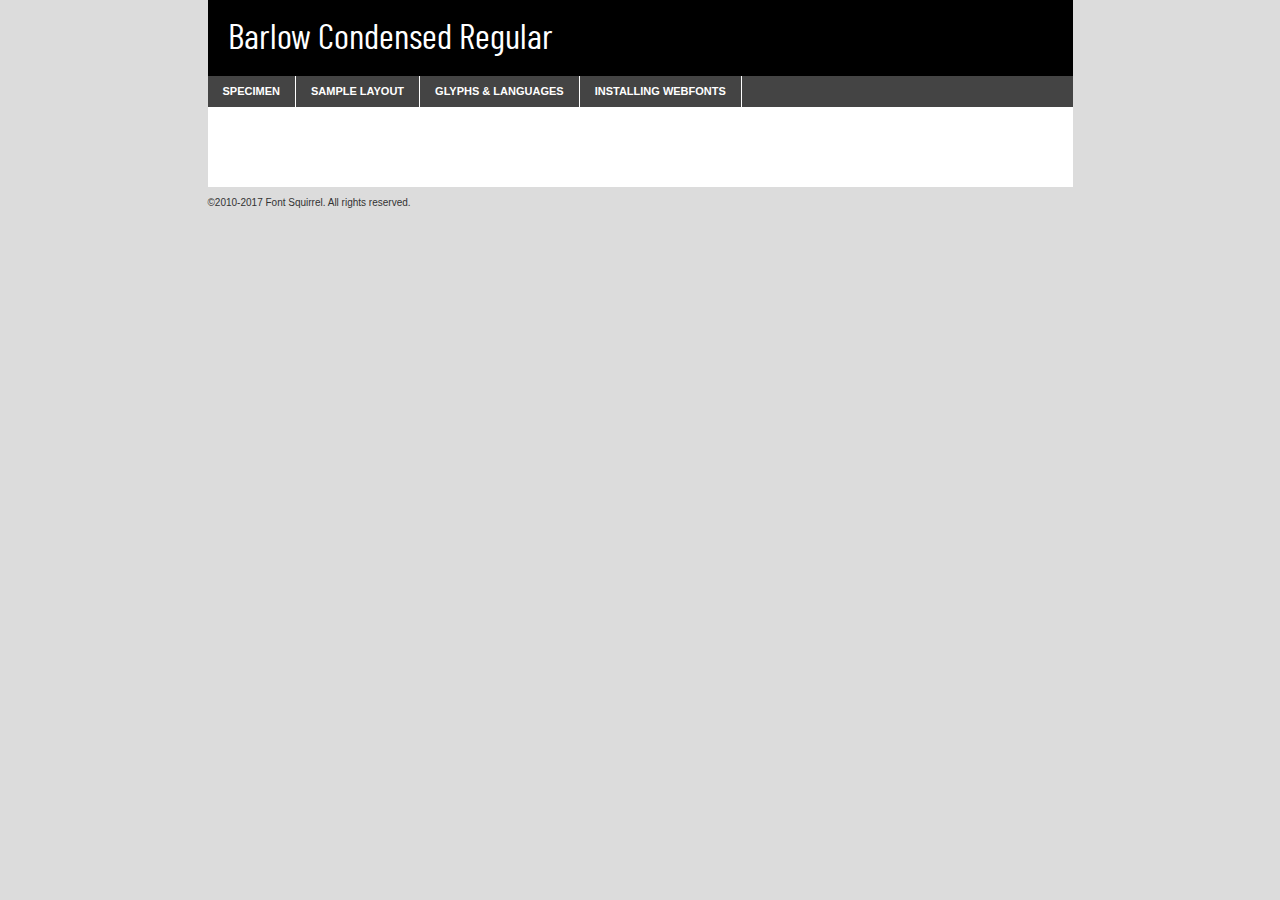
<file: space-tourism-website/assets/fonts/barlowcondensed-regular-demo.html>
<!DOCTYPE html PUBLIC "-//W3C//DTD XHTML 1.0 Transitional//EN"
	"http://www.w3.org/TR/xhtml1/DTD/xhtml1-transitional.dtd">

<html xmlns="http://www.w3.org/1999/xhtml" xml:lang="en" lang="en">
<head>
	<meta http-equiv="Content-Type" content="text/html; charset=utf-8" />
	<script src="http://ajax.googleapis.com/ajax/libs/jquery/1.7.2/jquery.min.js" type="text/javascript" charset="utf-8"></script>
	<script type="text/javascript">
	(function($){$.fn.easyTabs=function(option){var param=jQuery.extend({fadeSpeed:"fast",defaultContent:1,activeClass:'active'},option);$(this).each(function(){var thisId="#"+this.id;if(param.defaultContent==''){param.defaultContent=1;}
	if(typeof param.defaultContent=="number")
	{var defaultTab=$(thisId+" .tabs li:eq("+(param.defaultContent-1)+") a").attr('href').substr(1);}else{var defaultTab=param.defaultContent;}
	$(thisId+" .tabs li a").each(function(){var tabToHide=$(this).attr('href').substr(1);$("#"+tabToHide).addClass('easytabs-tab-content');});hideAll();changeContent(defaultTab);function hideAll(){$(thisId+" .easytabs-tab-content").hide();}
	function changeContent(tabId){hideAll();$(thisId+" .tabs li").removeClass(param.activeClass);$(thisId+" .tabs li a[href=#"+tabId+"]").closest('li').addClass(param.activeClass);if(param.fadeSpeed!="none")
	{$(thisId+" #"+tabId).fadeIn(param.fadeSpeed);}else{$(thisId+" #"+tabId).show();}}
	$(thisId+" .tabs li").click(function(){var tabId=$(this).find('a').attr('href').substr(1);changeContent(tabId);return false;});});}})(jQuery);
	</script>
	<link rel="stylesheet" href="specimen_files/specimen_stylesheet.css" type="text/css" charset="utf-8" />
	<link rel="stylesheet" href="stylesheet.css" type="text/css" charset="utf-8" />

	<style type="text/css">
					body{
				font-family: 'barlow_condensedregular';
							}
		</style>

	<title>Barlow Condensed Regular Specimen</title>
	
	
	<script type="text/javascript" charset="utf-8">
		$(document).ready(function() {
			$('#container').easyTabs({defaultContent:1});
		});
	</script>
</head>

<body>
<div id="container">
	<div id="header">
		Barlow Condensed Regular	</div>
	<ul class="tabs">
		<li><a href="#specimen">Specimen</a></li>
		<li><a href="#layout">Sample Layout</a></li>
				<li><a href="#glyphs">Glyphs &amp; Languages</a></li>
		<li><a href="#installing">Installing Webfonts</a></li>
		
	</ul>
	
	<div id="main_content">

		
			<div id="specimen">
		
				<div class="section">
					<div class="grid12 firstcol">
						<div class="huge">AaBb</div>
					</div>
				</div>
		
				<div class="section">
					<div class="glyph_range">A&#x200B;B&#x200b;C&#x200b;D&#x200b;E&#x200b;F&#x200b;G&#x200b;H&#x200b;I&#x200b;J&#x200b;K&#x200b;L&#x200b;M&#x200b;N&#x200b;O&#x200b;P&#x200b;Q&#x200b;R&#x200b;S&#x200b;T&#x200b;U&#x200b;V&#x200b;W&#x200b;X&#x200b;Y&#x200b;Z&#x200b;a&#x200b;b&#x200b;c&#x200b;d&#x200b;e&#x200b;f&#x200b;g&#x200b;h&#x200b;i&#x200b;j&#x200b;k&#x200b;l&#x200b;m&#x200b;n&#x200b;o&#x200b;p&#x200b;q&#x200b;r&#x200b;s&#x200b;t&#x200b;u&#x200b;v&#x200b;w&#x200b;x&#x200b;y&#x200b;z&#x200b;1&#x200b;2&#x200b;3&#x200b;4&#x200b;5&#x200b;6&#x200b;7&#x200b;8&#x200b;9&#x200b;0&#x200b;&amp;&#x200b;.&#x200b;,&#x200b;?&#x200b;!&#x200b;&#64;&#x200b;(&#x200b;)&#x200b;#&#x200b;$&#x200b;%&#x200b;*&#x200b;+&#x200b;-&#x200b;=&#x200b;:&#x200b;;</div>
				</div>
				<div class="section">
					<div class="grid12 firstcol">
						<table class="sample_table">
							<tr><td>10</td><td class="size10">abcdefghijklmnopqrstuvwxyzABCDEFGHIJKLMNOPQRSTUVWXYZ0123456789abcdefghijklmnopqrstuvwxyzABCDEFGHIJKLMNOPQRSTUVWXYZ0123456789abcdefghijklmnopqrstuvwxyzABCDEFGHIJKLMNOPQRSTUVWXYZ</td></tr>
							<tr><td>11</td><td class="size11">abcdefghijklmnopqrstuvwxyzABCDEFGHIJKLMNOPQRSTUVWXYZ0123456789abcdefghijklmnopqrstuvwxyzABCDEFGHIJKLMNOPQRSTUVWXYZ0123456789abcdefghijklmnopqrstuvwxyzABCDEFGHIJKLMNOPQRSTUVWXYZ</td></tr>
							<tr><td>12</td><td class="size12">abcdefghijklmnopqrstuvwxyzABCDEFGHIJKLMNOPQRSTUVWXYZ0123456789abcdefghijklmnopqrstuvwxyzABCDEFGHIJKLMNOPQRSTUVWXYZ0123456789abcdefghijklmnopqrstuvwxyzABCDEFGHIJKLMNOPQRSTUVWXYZ</td></tr>
							<tr><td>13</td><td class="size13">abcdefghijklmnopqrstuvwxyzABCDEFGHIJKLMNOPQRSTUVWXYZ0123456789abcdefghijklmnopqrstuvwxyzABCDEFGHIJKLMNOPQRSTUVWXYZ0123456789abcdefghijklmnopqrstuvwxyzABCDEFGHIJKLMNOPQRSTUVWXYZ</td></tr>
							<tr><td>14</td><td class="size14">abcdefghijklmnopqrstuvwxyzABCDEFGHIJKLMNOPQRSTUVWXYZ0123456789abcdefghijklmnopqrstuvwxyzABCDEFGHIJKLMNOPQRSTUVWXYZ0123456789abcdefghijklmnopqrstuvwxyzABCDEFGHIJKLMNOPQRSTUVWXYZ</td></tr>
							<tr><td>16</td><td class="size16">abcdefghijklmnopqrstuvwxyzABCDEFGHIJKLMNOPQRSTUVWXYZ0123456789abcdefghijklmnopqrstuvwxyzABCDEFGHIJKLMNOPQRSTUVWXYZ</td></tr>
							<tr><td>18</td><td class="size18">abcdefghijklmnopqrstuvwxyzABCDEFGHIJKLMNOPQRSTUVWXYZ0123456789abcdefghijklmnopqrstuvwxyzABCDEFGHIJKLMNOPQRSTUVWXYZ</td></tr>
							<tr><td>20</td><td class="size20">abcdefghijklmnopqrstuvwxyzABCDEFGHIJKLMNOPQRSTUVWXYZ0123456789abcdefghijklmnopqrstuvwxyzABCDEFGHIJKLMNOPQRSTUVWXYZ</td></tr>
							<tr><td>24</td><td class="size24">abcdefghijklmnopqrstuvwxyzABCDEFGHIJKLMNOPQRSTUVWXYZ0123456789abcdefghijklmnopqrstuvwxyzABCDEFGHIJKLMNOPQRSTUVWXYZ</td></tr>
							<tr><td>30</td><td class="size30">abcdefghijklmnopqrstuvwxyzABCDEFGHIJKLMNOPQRSTUVWXYZ0123456789abcdefghijklmnopqrstuvwxyzABCDEFGHIJKLMNOPQRSTUVWXYZ</td></tr>
							<tr><td>36</td><td class="size36">abcdefghijklmnopqrstuvwxyzABCDEFGHIJKLMNOPQRSTUVWXYZ0123456789abcdefghijklmnopqrstuvwxyzABCDEFGHIJKLMNOPQRSTUVWXYZ</td></tr>
							<tr><td>48</td><td class="size48">abcdefghijklmnopqrstuvwxyzABCDEFGHIJKLMNOPQRSTUVWXYZ0123456789abcdefghijklmnopqrstuvwxyzABCDEFGHIJKLMNOPQRSTUVWXYZ</td></tr>
							<tr><td>60</td><td class="size60">abcdefghijklmnopqrstuvwxyzABCDEFGHIJKLMNOPQRSTUVWXYZ0123456789abcdefghijklmnopqrstuvwxyzABCDEFGHIJKLMNOPQRSTUVWXYZ</td></tr>
							<tr><td>72</td><td class="size72">abcdefghijklmnopqrstuvwxyzABCDEFGHIJKLMNOPQRSTUVWXYZ0123456789abcdefghijklmnopqrstuvwxyzABCDEFGHIJKLMNOPQRSTUVWXYZ</td></tr>
							<tr><td>90</td><td class="size90">abcdefghijklmnopqrstuvwxyzABCDEFGHIJKLMNOPQRSTUVWXYZ0123456789abcdefghijklmnopqrstuvwxyzABCDEFGHIJKLMNOPQRSTUVWXYZ</td></tr>
						</table>
				
					</div>
			
				</div>
		
		
		
								<div class="section" id="bodycomparison">


										<div id="xheight">
				<div class="fontbody">&#x25FC;&#x25FC;&#x25FC;&#x25FC;&#x25FC;&#x25FC;&#x25FC;&#x25FC;&#x25FC;&#x25FC;&#x25FC;&#x25FC;&#x25FC;&#x25FC;&#x25FC;&#x25FC;&#x25FC;&#x25FC;&#x25FC;&#x25FC;&#x25FC;&#x25FC;&#x25FC;&#x25FC;&#x25FC;&#x25FC;&#x25FC;&#x25FC;&#x25FC;&#x25FC;&#x25FC;&#x25FC;&#x25FC;&#x25FC;&#x25FC;&#x25FC;&#x25FC;&#x25FC;&#x25FC;&#x25FC;&#x25FC;&#x25FC;&#x25FC;&#x25FC;&#x25FC;&#x25FC;&#x25FC;&#x25FC;&#x25FC;&#x25FC;&#x25FC;&#x25FC;&#x25FC;&#x25FC;&#x25FC;&#x25FC;&#x25FC;&#x25FC;&#x25FC;&#x25FC;&#x25FC;&#x25FC;&#x25FC;&#x25FC;&#x25FC;&#x25FC;&#x25FC;&#x25FC;&#x25FC;&#x25FC;&#x25FC;&#x25FC;&#x25FC;&#x25FC;&#x25FC;&#x25FC;&#x25FC;&#x25FC;&#x25FC;&#x25FC;&#x25FC;&#x25FC;&#x25FC;&#x25FC;&#x25FC;&#x25FC;&#x25FC;&#x25FC;&#x25FC;&#x25FC;&#x25FC;&#x25FC;&#x25FC;&#x25FC;&#x25FC;&#x25FC;&#x25FC;&#x25FC;&#x25FC;body</div><div class="arialbody">body</div><div class="verdanabody">body</div><div class="georgiabody">body</div></div>
										<div class="fontbody" style="z-index:1">
											body<span>Barlow Condensed Regular</span>
										</div>
										<div class="arialbody" style="z-index:1">
											body<span>Arial</span>
										</div>
										<div class="verdanabody" style="z-index:1">
											body<span>Verdana</span>
										</div>
										<div class="georgiabody" style="z-index:1">
											body<span>Georgia</span>
										</div>



								</div>
		
		
				<div class="section psample psample_row1" id="">
					
					<div class="grid2 firstcol">
						<p class="size10"><span>10.</span>Aenean lacinia bibendum nulla sed consectetur. Fusce dapibus, tellus ac cursus commodo, tortor mauris condimentum nibh, ut fermentum massa justo sit amet risus. Nullam id dolor id nibh ultricies vehicula ut id elit. Cum sociis natoque penatibus et magnis dis parturient montes, nascetur ridiculus mus. Nulla vitae elit libero, a pharetra augue.</p>
			
					</div>
					<div class="grid3">
						<p class="size11"><span>11.</span>Aenean lacinia bibendum nulla sed consectetur. Fusce dapibus, tellus ac cursus commodo, tortor mauris condimentum nibh, ut fermentum massa justo sit amet risus. Nullam id dolor id nibh ultricies vehicula ut id elit. Cum sociis natoque penatibus et magnis dis parturient montes, nascetur ridiculus mus. Nulla vitae elit libero, a pharetra augue.</p>
			
					</div>
					<div class="grid3">
						<p class="size12"><span>12.</span>Aenean lacinia bibendum nulla sed consectetur. Fusce dapibus, tellus ac cursus commodo, tortor mauris condimentum nibh, ut fermentum massa justo sit amet risus. Nullam id dolor id nibh ultricies vehicula ut id elit. Cum sociis natoque penatibus et magnis dis parturient montes, nascetur ridiculus mus. Nulla vitae elit libero, a pharetra augue.</p>
			
					</div>
					<div class="grid4">
						<p class="size13"><span>13.</span>Aenean lacinia bibendum nulla sed consectetur. Fusce dapibus, tellus ac cursus commodo, tortor mauris condimentum nibh, ut fermentum massa justo sit amet risus. Nullam id dolor id nibh ultricies vehicula ut id elit. Cum sociis natoque penatibus et magnis dis parturient montes, nascetur ridiculus mus. Nulla vitae elit libero, a pharetra augue.</p>
			
					</div>
					<div class="white_blend"></div>
					
				</div>
				<div class="section psample psample_row2" id="">
					<div class="grid3 firstcol">
						<p class="size14"><span>14.</span>Aenean lacinia bibendum nulla sed consectetur. Fusce dapibus, tellus ac cursus commodo, tortor mauris condimentum nibh, ut fermentum massa justo sit amet risus. Nullam id dolor id nibh ultricies vehicula ut id elit. Cum sociis natoque penatibus et magnis dis parturient montes, nascetur ridiculus mus. Nulla vitae elit libero, a pharetra augue.</p>
			
					</div>
					<div class="grid4">
						<p class="size16"><span>16.</span>Aenean lacinia bibendum nulla sed consectetur. Fusce dapibus, tellus ac cursus commodo, tortor mauris condimentum nibh, ut fermentum massa justo sit amet risus. Nullam id dolor id nibh ultricies vehicula ut id elit. Cum sociis natoque penatibus et magnis dis parturient montes, nascetur ridiculus mus. Nulla vitae elit libero, a pharetra augue.</p>
			
					</div>
					<div class="grid5">
						<p class="size18"><span>18.</span>Aenean lacinia bibendum nulla sed consectetur. Fusce dapibus, tellus ac cursus commodo, tortor mauris condimentum nibh, ut fermentum massa justo sit amet risus. Nullam id dolor id nibh ultricies vehicula ut id elit. Cum sociis natoque penatibus et magnis dis parturient montes, nascetur ridiculus mus. Nulla vitae elit libero, a pharetra augue.</p>
			
					</div>

					<div class="white_blend"></div>

				</div>
				
				<div class="section psample psample_row3" id="">
					<div class="grid5 firstcol">
						<p class="size20"><span>20.</span>Aenean lacinia bibendum nulla sed consectetur. Fusce dapibus, tellus ac cursus commodo, tortor mauris condimentum nibh, ut fermentum massa justo sit amet risus. Nullam id dolor id nibh ultricies vehicula ut id elit. Cum sociis natoque penatibus et magnis dis parturient montes, nascetur ridiculus mus. Nulla vitae elit libero, a pharetra augue.</p>
					</div>
					<div class="grid7">
						<p class="size24"><span>24.</span>Aenean lacinia bibendum nulla sed consectetur. Fusce dapibus, tellus ac cursus commodo, tortor mauris condimentum nibh, ut fermentum massa justo sit amet risus. Nullam id dolor id nibh ultricies vehicula ut id elit. Cum sociis natoque penatibus et magnis dis parturient montes, nascetur ridiculus mus. Nulla vitae elit libero, a pharetra augue.</p>
					</div>
					
					<div class="white_blend"></div>
					
				</div>
				
				<div class="section psample psample_row4" id="">
					<div class="grid12 firstcol">
						<p class="size30"><span>30.</span>Aenean lacinia bibendum nulla sed consectetur. Fusce dapibus, tellus ac cursus commodo, tortor mauris condimentum nibh, ut fermentum massa justo sit amet risus. Nullam id dolor id nibh ultricies vehicula ut id elit. Cum sociis natoque penatibus et magnis dis parturient montes, nascetur ridiculus mus. Nulla vitae elit libero, a pharetra augue.</p>
					</div>
					<div class="white_blend"></div>
					
				</div>
				
				
				
				<div class="section psample psample_row1 fullreverse">
					<div class="grid2 firstcol">
						<p class="size10"><span>10.</span>Aenean lacinia bibendum nulla sed consectetur. Fusce dapibus, tellus ac cursus commodo, tortor mauris condimentum nibh, ut fermentum massa justo sit amet risus. Nullam id dolor id nibh ultricies vehicula ut id elit. Cum sociis natoque penatibus et magnis dis parturient montes, nascetur ridiculus mus. Nulla vitae elit libero, a pharetra augue.</p>
			
					</div>
					<div class="grid3">
						<p class="size11"><span>11.</span>Aenean lacinia bibendum nulla sed consectetur. Fusce dapibus, tellus ac cursus commodo, tortor mauris condimentum nibh, ut fermentum massa justo sit amet risus. Nullam id dolor id nibh ultricies vehicula ut id elit. Cum sociis natoque penatibus et magnis dis parturient montes, nascetur ridiculus mus. Nulla vitae elit libero, a pharetra augue.</p>
			
					</div>
					<div class="grid3">
						<p class="size12"><span>12.</span>Aenean lacinia bibendum nulla sed consectetur. Fusce dapibus, tellus ac cursus commodo, tortor mauris condimentum nibh, ut fermentum massa justo sit amet risus. Nullam id dolor id nibh ultricies vehicula ut id elit. Cum sociis natoque penatibus et magnis dis parturient montes, nascetur ridiculus mus. Nulla vitae elit libero, a pharetra augue.</p>
			
					</div>
					<div class="grid4">
						<p class="size13"><span>13.</span>Aenean lacinia bibendum nulla sed consectetur. Fusce dapibus, tellus ac cursus commodo, tortor mauris condimentum nibh, ut fermentum massa justo sit amet risus. Nullam id dolor id nibh ultricies vehicula ut id elit. Cum sociis natoque penatibus et magnis dis parturient montes, nascetur ridiculus mus. Nulla vitae elit libero, a pharetra augue.</p>
			
					</div>
					<div class="black_blend"></div>
					
				</div>
				
				<div class="section psample psample_row2 fullreverse">
					<div class="grid3 firstcol">
						<p class="size14"><span>14.</span>Aenean lacinia bibendum nulla sed consectetur. Fusce dapibus, tellus ac cursus commodo, tortor mauris condimentum nibh, ut fermentum massa justo sit amet risus. Nullam id dolor id nibh ultricies vehicula ut id elit. Cum sociis natoque penatibus et magnis dis parturient montes, nascetur ridiculus mus. Nulla vitae elit libero, a pharetra augue.</p>
			
					</div>
					<div class="grid4">
						<p class="size16"><span>16.</span>Aenean lacinia bibendum nulla sed consectetur. Fusce dapibus, tellus ac cursus commodo, tortor mauris condimentum nibh, ut fermentum massa justo sit amet risus. Nullam id dolor id nibh ultricies vehicula ut id elit. Cum sociis natoque penatibus et magnis dis parturient montes, nascetur ridiculus mus. Nulla vitae elit libero, a pharetra augue.</p>
			
					</div>
					<div class="grid5">
						<p class="size18"><span>18.</span>Aenean lacinia bibendum nulla sed consectetur. Fusce dapibus, tellus ac cursus commodo, tortor mauris condimentum nibh, ut fermentum massa justo sit amet risus. Nullam id dolor id nibh ultricies vehicula ut id elit. Cum sociis natoque penatibus et magnis dis parturient montes, nascetur ridiculus mus. Nulla vitae elit libero, a pharetra augue.</p>
			
					</div>
					<div class="black_blend"></div>

				</div>
				
				<div class="section psample fullreverse psample_row3" id="">
					<div class="grid5 firstcol">
						<p class="size20"><span>20.</span>Aenean lacinia bibendum nulla sed consectetur. Fusce dapibus, tellus ac cursus commodo, tortor mauris condimentum nibh, ut fermentum massa justo sit amet risus. Nullam id dolor id nibh ultricies vehicula ut id elit. Cum sociis natoque penatibus et magnis dis parturient montes, nascetur ridiculus mus. Nulla vitae elit libero, a pharetra augue.</p>
					</div>
					<div class="grid7">
						<p class="size24"><span>24.</span>Aenean lacinia bibendum nulla sed consectetur. Fusce dapibus, tellus ac cursus commodo, tortor mauris condimentum nibh, ut fermentum massa justo sit amet risus. Nullam id dolor id nibh ultricies vehicula ut id elit. Cum sociis natoque penatibus et magnis dis parturient montes, nascetur ridiculus mus. Nulla vitae elit libero, a pharetra augue.</p>
					</div>
					
					<div class="black_blend"></div>
					
				</div>
				
				<div class="section psample fullreverse psample_row4" id="" style="border-bottom: 20px #000 solid;">
					<div class="grid12 firstcol">
						<p class="size30"><span>30.</span>Aenean lacinia bibendum nulla sed consectetur. Fusce dapibus, tellus ac cursus commodo, tortor mauris condimentum nibh, ut fermentum massa justo sit amet risus. Nullam id dolor id nibh ultricies vehicula ut id elit. Cum sociis natoque penatibus et magnis dis parturient montes, nascetur ridiculus mus. Nulla vitae elit libero, a pharetra augue.</p>
					</div>
					<div class="black_blend"></div>
					
				</div>
				
				
				
				
			</div>
			
			<div id="layout">
				
				<div class="section">
					
					<div class="grid12 firstcol">
						<h1>Lorem Ipsum Dolor</h1>
						<h2>Etiam porta sem malesuada magna mollis euismod</h2>
						
						<p class="byline">By <a href="#link">Aenean Lacinia</a></p>
					</div>
				</div>
				<div class="section">
					<div class="grid8 firstcol">
						<p class="large">Donec sed odio dui. Morbi leo risus, porta ac consectetur ac, vestibulum at eros. Fusce dapibus, tellus ac cursus commodo, tortor mauris condimentum nibh, ut fermentum massa justo sit amet risus. </p>

						
						<h3>Pellentesque ornare sem</h3>

						<p>Maecenas sed diam eget risus varius blandit sit amet non magna. Maecenas faucibus mollis interdum. Donec ullamcorper nulla non metus auctor fringilla. Nullam id dolor id nibh ultricies vehicula ut id elit. Nullam id dolor id nibh ultricies vehicula ut id elit. </p>

						<p>Aenean eu leo quam. Pellentesque ornare sem lacinia quam venenatis vestibulum. Lorem ipsum dolor sit amet, consectetur adipiscing elit. Cum sociis natoque penatibus et magnis dis parturient montes, nascetur ridiculus mus. </p>

						<p>Nulla vitae elit libero, a pharetra augue. Praesent commodo cursus magna, vel scelerisque nisl consectetur et. Aenean lacinia bibendum nulla sed consectetur. </p>

						<p>Nullam quis risus eget urna mollis ornare vel eu leo. Nullam quis risus eget urna mollis ornare vel eu leo. Maecenas sed diam eget risus varius blandit sit amet non magna. Donec ullamcorper nulla non metus auctor fringilla. </p>

						<h3>Cras mattis consectetur</h3>

						<p>Aenean eu leo quam. Pellentesque ornare sem lacinia quam venenatis vestibulum. Aenean lacinia bibendum nulla sed consectetur. Integer posuere erat a ante venenatis dapibus posuere velit aliquet. Cras mattis consectetur purus sit amet fermentum. </p>

						<p>Nullam id dolor id nibh ultricies vehicula ut id elit. Nullam quis risus eget urna mollis ornare vel eu leo. Cras mattis consectetur purus sit amet fermentum.</p>
					</div>
					
					<div class="grid4 sidebar">
						
						<div class="box reverse">
							<p class="last">Nullam quis risus eget urna mollis ornare vel eu leo. Donec ullamcorper nulla non metus auctor fringilla. Cras mattis consectetur purus sit amet fermentum. Sed posuere consectetur est at lobortis. Lorem ipsum dolor sit amet, consectetur adipiscing elit. </p>
						</div>
						
						<p class="caption">Maecenas sed diam eget risus varius.</p>

						<p>Vestibulum id ligula porta felis euismod semper. Integer posuere erat a ante venenatis dapibus posuere velit aliquet. Vestibulum id ligula porta felis euismod semper. Sed posuere consectetur est at lobortis. Maecenas sed diam eget risus varius blandit sit amet non magna. Fusce dapibus, tellus ac cursus commodo, tortor mauris condimentum nibh, ut fermentum massa justo sit amet risus. </p>

					

						<p>Duis mollis, est non commodo luctus, nisi erat porttitor ligula, eget lacinia odio sem nec elit. Aenean lacinia bibendum nulla sed consectetur. Vivamus sagittis lacus vel augue laoreet rutrum faucibus dolor auctor. Aenean lacinia bibendum nulla sed consectetur. Nullam quis risus eget urna mollis ornare vel eu leo. </p>

						<p>Praesent commodo cursus magna, vel scelerisque nisl consectetur et. Donec ullamcorper nulla non metus auctor fringilla. Maecenas faucibus mollis interdum. Fusce dapibus, tellus ac cursus commodo, tortor mauris condimentum nibh, ut fermentum massa justo sit amet risus. </p>

					</div>
				</div>
				
			</div>


			



		<div id="glyphs">
			<div class="section">
				<div class="grid12 firstcol">
			
				<h1>Language Support</h1>
				<p>The subset of Barlow Condensed Regular in this kit supports the following languages:<br />
			
					Albanian, Basque, Breton, Chamorro, Danish, Dutch, English, Faroese, Finnish, French, Frisian, Galician, German, Icelandic, Italian, Malagasy, Norwegian, Portuguese, Spanish, Alsatian, Aragonese, Arapaho, Arrernte, Asturian, Aymara, Bislama, Cebuano, Corsican, Fijian, French_creole, Genoese, Gilbertese, Greenlandic, Haitian_creole, Hiligaynon, Hmong, Hopi, Ibanag, Iloko_ilokano, Indonesian, Interglossa_glosa, Interlingua, Irish_gaelic, Jerriais, Lojban, Lombard, Luxembourgeois, Manx, Mohawk, Norfolk_pitcairnese, Occitan, Oromo, Pangasinan, Papiamento, Piedmontese, Potawatomi, Rhaeto-romance, Romansh, Rotokas, Sami_lule, Samoan, Sardinian, Scots_gaelic, Seychelles_creole, Shona, Sicilian, Somali, Southern_ndebele, Swahili, Swati_swazi, Tagalog_filipino_pilipino, Tetum, Tok_pisin, Uyghur_latinized, Volapuk, Walloon, Warlpiri, Xhosa, Yapese, Zulu, Latinbasic, Ubasic, Demo				</p>
				<h1>Glyph Chart</h1>
				<p>The subset of Barlow Condensed Regular in this kit includes all the glyphs listed below. Unicode entities are included above each glyph to help you insert individual characters into your layout.</p>
				<div id="glyph_chart">
			
																														 <div><p>&amp;#13;</p>&#13;</div>
																				 <div><p>&amp;#32;</p>&#32;</div>
																				 <div><p>&amp;#33;</p>&#33;</div>
																				 <div><p>&amp;#34;</p>&#34;</div>
																				 <div><p>&amp;#35;</p>&#35;</div>
																				 <div><p>&amp;#36;</p>&#36;</div>
																				 <div><p>&amp;#37;</p>&#37;</div>
																				 <div><p>&amp;#38;</p>&#38;</div>
																				 <div><p>&amp;#39;</p>&#39;</div>
																				 <div><p>&amp;#40;</p>&#40;</div>
																				 <div><p>&amp;#41;</p>&#41;</div>
																				 <div><p>&amp;#42;</p>&#42;</div>
																				 <div><p>&amp;#43;</p>&#43;</div>
																				 <div><p>&amp;#44;</p>&#44;</div>
																				 <div><p>&amp;#45;</p>&#45;</div>
																				 <div><p>&amp;#46;</p>&#46;</div>
																				 <div><p>&amp;#47;</p>&#47;</div>
																				 <div><p>&amp;#48;</p>&#48;</div>
																				 <div><p>&amp;#49;</p>&#49;</div>
																				 <div><p>&amp;#50;</p>&#50;</div>
																				 <div><p>&amp;#51;</p>&#51;</div>
																				 <div><p>&amp;#52;</p>&#52;</div>
																				 <div><p>&amp;#53;</p>&#53;</div>
																				 <div><p>&amp;#54;</p>&#54;</div>
																				 <div><p>&amp;#55;</p>&#55;</div>
																				 <div><p>&amp;#56;</p>&#56;</div>
																				 <div><p>&amp;#57;</p>&#57;</div>
																				 <div><p>&amp;#58;</p>&#58;</div>
																				 <div><p>&amp;#59;</p>&#59;</div>
																				 <div><p>&amp;#60;</p>&#60;</div>
																				 <div><p>&amp;#61;</p>&#61;</div>
																				 <div><p>&amp;#62;</p>&#62;</div>
																				 <div><p>&amp;#63;</p>&#63;</div>
																				 <div><p>&amp;#64;</p>&#64;</div>
																				 <div><p>&amp;#65;</p>&#65;</div>
																				 <div><p>&amp;#66;</p>&#66;</div>
																				 <div><p>&amp;#67;</p>&#67;</div>
																				 <div><p>&amp;#68;</p>&#68;</div>
																				 <div><p>&amp;#69;</p>&#69;</div>
																				 <div><p>&amp;#70;</p>&#70;</div>
																				 <div><p>&amp;#71;</p>&#71;</div>
																				 <div><p>&amp;#72;</p>&#72;</div>
																				 <div><p>&amp;#73;</p>&#73;</div>
																				 <div><p>&amp;#74;</p>&#74;</div>
																				 <div><p>&amp;#75;</p>&#75;</div>
																				 <div><p>&amp;#76;</p>&#76;</div>
																				 <div><p>&amp;#77;</p>&#77;</div>
																				 <div><p>&amp;#78;</p>&#78;</div>
																				 <div><p>&amp;#79;</p>&#79;</div>
																				 <div><p>&amp;#80;</p>&#80;</div>
																				 <div><p>&amp;#81;</p>&#81;</div>
																				 <div><p>&amp;#82;</p>&#82;</div>
																				 <div><p>&amp;#83;</p>&#83;</div>
																				 <div><p>&amp;#84;</p>&#84;</div>
																				 <div><p>&amp;#85;</p>&#85;</div>
																				 <div><p>&amp;#86;</p>&#86;</div>
																				 <div><p>&amp;#87;</p>&#87;</div>
																				 <div><p>&amp;#88;</p>&#88;</div>
																				 <div><p>&amp;#89;</p>&#89;</div>
																				 <div><p>&amp;#90;</p>&#90;</div>
																				 <div><p>&amp;#91;</p>&#91;</div>
																				 <div><p>&amp;#92;</p>&#92;</div>
																				 <div><p>&amp;#93;</p>&#93;</div>
																				 <div><p>&amp;#94;</p>&#94;</div>
																				 <div><p>&amp;#95;</p>&#95;</div>
																				 <div><p>&amp;#96;</p>&#96;</div>
																				 <div><p>&amp;#97;</p>&#97;</div>
																				 <div><p>&amp;#98;</p>&#98;</div>
																				 <div><p>&amp;#99;</p>&#99;</div>
																				 <div><p>&amp;#100;</p>&#100;</div>
																				 <div><p>&amp;#101;</p>&#101;</div>
																				 <div><p>&amp;#102;</p>&#102;</div>
																				 <div><p>&amp;#103;</p>&#103;</div>
																				 <div><p>&amp;#104;</p>&#104;</div>
																				 <div><p>&amp;#105;</p>&#105;</div>
																				 <div><p>&amp;#106;</p>&#106;</div>
																				 <div><p>&amp;#107;</p>&#107;</div>
																				 <div><p>&amp;#108;</p>&#108;</div>
																				 <div><p>&amp;#109;</p>&#109;</div>
																				 <div><p>&amp;#110;</p>&#110;</div>
																				 <div><p>&amp;#111;</p>&#111;</div>
																				 <div><p>&amp;#112;</p>&#112;</div>
																				 <div><p>&amp;#113;</p>&#113;</div>
																				 <div><p>&amp;#114;</p>&#114;</div>
																				 <div><p>&amp;#115;</p>&#115;</div>
																				 <div><p>&amp;#116;</p>&#116;</div>
																				 <div><p>&amp;#117;</p>&#117;</div>
																				 <div><p>&amp;#118;</p>&#118;</div>
																				 <div><p>&amp;#119;</p>&#119;</div>
																				 <div><p>&amp;#120;</p>&#120;</div>
																				 <div><p>&amp;#121;</p>&#121;</div>
																				 <div><p>&amp;#122;</p>&#122;</div>
																				 <div><p>&amp;#123;</p>&#123;</div>
																				 <div><p>&amp;#124;</p>&#124;</div>
																				 <div><p>&amp;#125;</p>&#125;</div>
																				 <div><p>&amp;#126;</p>&#126;</div>
																				 <div><p>&amp;#160;</p>&#160;</div>
																				 <div><p>&amp;#161;</p>&#161;</div>
																				 <div><p>&amp;#162;</p>&#162;</div>
																				 <div><p>&amp;#163;</p>&#163;</div>
																				 <div><p>&amp;#164;</p>&#164;</div>
																				 <div><p>&amp;#165;</p>&#165;</div>
																				 <div><p>&amp;#166;</p>&#166;</div>
																				 <div><p>&amp;#167;</p>&#167;</div>
																				 <div><p>&amp;#168;</p>&#168;</div>
																				 <div><p>&amp;#169;</p>&#169;</div>
																				 <div><p>&amp;#170;</p>&#170;</div>
																				 <div><p>&amp;#171;</p>&#171;</div>
																				 <div><p>&amp;#172;</p>&#172;</div>
																				 <div><p>&amp;#173;</p>&#173;</div>
																				 <div><p>&amp;#174;</p>&#174;</div>
																				 <div><p>&amp;#175;</p>&#175;</div>
																				 <div><p>&amp;#176;</p>&#176;</div>
																				 <div><p>&amp;#177;</p>&#177;</div>
																				 <div><p>&amp;#178;</p>&#178;</div>
																				 <div><p>&amp;#179;</p>&#179;</div>
																				 <div><p>&amp;#180;</p>&#180;</div>
																				 <div><p>&amp;#181;</p>&#181;</div>
																				 <div><p>&amp;#182;</p>&#182;</div>
																				 <div><p>&amp;#183;</p>&#183;</div>
																				 <div><p>&amp;#184;</p>&#184;</div>
																				 <div><p>&amp;#185;</p>&#185;</div>
																				 <div><p>&amp;#186;</p>&#186;</div>
																				 <div><p>&amp;#187;</p>&#187;</div>
																				 <div><p>&amp;#188;</p>&#188;</div>
																				 <div><p>&amp;#189;</p>&#189;</div>
																				 <div><p>&amp;#190;</p>&#190;</div>
																				 <div><p>&amp;#191;</p>&#191;</div>
																				 <div><p>&amp;#192;</p>&#192;</div>
																				 <div><p>&amp;#193;</p>&#193;</div>
																				 <div><p>&amp;#194;</p>&#194;</div>
																				 <div><p>&amp;#195;</p>&#195;</div>
																				 <div><p>&amp;#196;</p>&#196;</div>
																				 <div><p>&amp;#197;</p>&#197;</div>
																				 <div><p>&amp;#198;</p>&#198;</div>
																				 <div><p>&amp;#199;</p>&#199;</div>
																				 <div><p>&amp;#200;</p>&#200;</div>
																				 <div><p>&amp;#201;</p>&#201;</div>
																				 <div><p>&amp;#202;</p>&#202;</div>
																				 <div><p>&amp;#203;</p>&#203;</div>
																				 <div><p>&amp;#204;</p>&#204;</div>
																				 <div><p>&amp;#205;</p>&#205;</div>
																				 <div><p>&amp;#206;</p>&#206;</div>
																				 <div><p>&amp;#207;</p>&#207;</div>
																				 <div><p>&amp;#208;</p>&#208;</div>
																				 <div><p>&amp;#209;</p>&#209;</div>
																				 <div><p>&amp;#210;</p>&#210;</div>
																				 <div><p>&amp;#211;</p>&#211;</div>
																				 <div><p>&amp;#212;</p>&#212;</div>
																				 <div><p>&amp;#213;</p>&#213;</div>
																				 <div><p>&amp;#214;</p>&#214;</div>
																				 <div><p>&amp;#215;</p>&#215;</div>
																				 <div><p>&amp;#216;</p>&#216;</div>
																				 <div><p>&amp;#217;</p>&#217;</div>
																				 <div><p>&amp;#218;</p>&#218;</div>
																				 <div><p>&amp;#219;</p>&#219;</div>
																				 <div><p>&amp;#220;</p>&#220;</div>
																				 <div><p>&amp;#221;</p>&#221;</div>
																				 <div><p>&amp;#222;</p>&#222;</div>
																				 <div><p>&amp;#223;</p>&#223;</div>
																				 <div><p>&amp;#224;</p>&#224;</div>
																				 <div><p>&amp;#225;</p>&#225;</div>
																				 <div><p>&amp;#226;</p>&#226;</div>
																				 <div><p>&amp;#227;</p>&#227;</div>
																				 <div><p>&amp;#228;</p>&#228;</div>
																				 <div><p>&amp;#229;</p>&#229;</div>
																				 <div><p>&amp;#230;</p>&#230;</div>
																				 <div><p>&amp;#231;</p>&#231;</div>
																				 <div><p>&amp;#232;</p>&#232;</div>
																				 <div><p>&amp;#233;</p>&#233;</div>
																				 <div><p>&amp;#234;</p>&#234;</div>
																				 <div><p>&amp;#235;</p>&#235;</div>
																				 <div><p>&amp;#236;</p>&#236;</div>
																				 <div><p>&amp;#237;</p>&#237;</div>
																				 <div><p>&amp;#238;</p>&#238;</div>
																				 <div><p>&amp;#239;</p>&#239;</div>
																				 <div><p>&amp;#240;</p>&#240;</div>
																				 <div><p>&amp;#241;</p>&#241;</div>
																				 <div><p>&amp;#242;</p>&#242;</div>
																				 <div><p>&amp;#243;</p>&#243;</div>
																				 <div><p>&amp;#244;</p>&#244;</div>
																				 <div><p>&amp;#245;</p>&#245;</div>
																				 <div><p>&amp;#246;</p>&#246;</div>
																				 <div><p>&amp;#247;</p>&#247;</div>
																				 <div><p>&amp;#248;</p>&#248;</div>
																				 <div><p>&amp;#249;</p>&#249;</div>
																				 <div><p>&amp;#250;</p>&#250;</div>
																				 <div><p>&amp;#251;</p>&#251;</div>
																				 <div><p>&amp;#252;</p>&#252;</div>
																				 <div><p>&amp;#253;</p>&#253;</div>
																				 <div><p>&amp;#254;</p>&#254;</div>
																				 <div><p>&amp;#255;</p>&#255;</div>
																				 <div><p>&amp;#338;</p>&#338;</div>
																				 <div><p>&amp;#339;</p>&#339;</div>
																				 <div><p>&amp;#376;</p>&#376;</div>
																				 <div><p>&amp;#710;</p>&#710;</div>
																				 <div><p>&amp;#732;</p>&#732;</div>
																				 <div><p>&amp;#8192;</p>&#8192;</div>
																				 <div><p>&amp;#8193;</p>&#8193;</div>
																				 <div><p>&amp;#8194;</p>&#8194;</div>
																				 <div><p>&amp;#8195;</p>&#8195;</div>
																				 <div><p>&amp;#8196;</p>&#8196;</div>
																				 <div><p>&amp;#8197;</p>&#8197;</div>
																				 <div><p>&amp;#8198;</p>&#8198;</div>
																				 <div><p>&amp;#8199;</p>&#8199;</div>
																				 <div><p>&amp;#8200;</p>&#8200;</div>
																				 <div><p>&amp;#8201;</p>&#8201;</div>
																				 <div><p>&amp;#8202;</p>&#8202;</div>
																				 <div><p>&amp;#8208;</p>&#8208;</div>
																				 <div><p>&amp;#8209;</p>&#8209;</div>
																				 <div><p>&amp;#8210;</p>&#8210;</div>
																				 <div><p>&amp;#8211;</p>&#8211;</div>
																				 <div><p>&amp;#8212;</p>&#8212;</div>
																				 <div><p>&amp;#8216;</p>&#8216;</div>
																				 <div><p>&amp;#8217;</p>&#8217;</div>
																				 <div><p>&amp;#8218;</p>&#8218;</div>
																				 <div><p>&amp;#8220;</p>&#8220;</div>
																				 <div><p>&amp;#8221;</p>&#8221;</div>
																				 <div><p>&amp;#8222;</p>&#8222;</div>
																				 <div><p>&amp;#8226;</p>&#8226;</div>
																				 <div><p>&amp;#8230;</p>&#8230;</div>
																				 <div><p>&amp;#8239;</p>&#8239;</div>
																				 <div><p>&amp;#8249;</p>&#8249;</div>
																				 <div><p>&amp;#8250;</p>&#8250;</div>
																				 <div><p>&amp;#8287;</p>&#8287;</div>
																				 <div><p>&amp;#8364;</p>&#8364;</div>
																				 <div><p>&amp;#8482;</p>&#8482;</div>
																				 <div><p>&amp;#9724;</p>&#9724;</div>
																				 <div><p>&amp;#64257;</p>&#64257;</div>
																				 <div><p>&amp;#64258;</p>&#64258;</div>
																																						</div>	
				</div>
		
		
			</div>
		</div>
		
		
		<div id="specs">
			
		</div>
	
		<div id="installing">
			<div class="section">
				<div class="grid7 firstcol">
					<h1>Installing Webfonts</h1>
					
					<p>Webfonts are supported by all major browser platforms but not all in the same way. There are currently four different font formats that must be included in order to target all browsers. This includes TTF, WOFF, EOT and SVG.</p>
					
					<h2>1. Upload your webfonts</h2>
					<p>You must upload your webfont kit to your website. They should be in or near the same directory as your CSS files.</p>
					
					<h2>2. Include the webfont stylesheet</h2>
					<p>A special CSS @font-face declaration helps the various browsers select the appropriate font it needs without causing you a bunch of headaches. Learn more about this syntax by reading the <a href="https://www.fontspring.com/blog/further-hardening-of-the-bulletproof-syntax">Fontspring blog post</a> about it. The code for it is as follows:</p>


<code>
@font-face{ 
	font-family: 'MyWebFont';
	src: url('WebFont.eot');
	src: url('WebFont.eot?#iefix') format('embedded-opentype'),
	     url('WebFont.woff') format('woff'),
	     url('WebFont.ttf') format('truetype'),
	     url('WebFont.svg#webfont') format('svg');
}
</code>

	<p>We've already gone ahead and generated the code for you. All you have to do is link to the stylesheet in your HTML, like this:</p>
	<code>&lt;link rel=&quot;stylesheet&quot; href=&quot;stylesheet.css&quot; type=&quot;text/css&quot; charset=&quot;utf-8&quot; /&gt;</code>

					<h2>3. Modify your own stylesheet</h2>
					<p>To take advantage of your new fonts, you must tell your stylesheet to use them. Look at the original @font-face declaration above and find the property called "font-family." The name linked there will be what you use to reference the font. Prepend that webfont name to the font stack in the "font-family" property, inside the selector you want to change. For example:</p>
<code>p { font-family: 'WebFont', Arial, sans-serif; }</code>

<h2>4. Test</h2>
<p>Getting webfonts to work cross-browser <em>can</em> be tricky. Use the information in the sidebar to help you if you find that fonts aren't loading in a particular browser.</p>
				</div>
				
				<div class="grid5 sidebar">
					<div class="box">
						<h2>Troubleshooting<br />Font-Face Problems</h2>
						<p>Having trouble getting your webfonts to load in your new website? Here are some tips to sort out what might be the problem.</p>

						<h3>Fonts not showing in any browser</h3>

						<p>This sounds like you need to work on the plumbing. You either did not upload the fonts to the correct directory, or you did not link the fonts properly in the CSS. If you've confirmed that all this is correct and you still have a problem, take a look at your .htaccess file and see if requests are getting intercepted.</p>

						<h3>Fonts not loading in iPhone or iPad</h3>

						<p>The most common problem here is that you are serving the fonts from an IIS server. IIS refuses to serve files that have unknown MIME types. If that is the case, you must set the MIME type for SVG to "image/svg+xml" in the server settings. Follow these instructions from Microsoft if you need help.</p>

						<h3>Fonts not loading in Firefox</h3>

						<p>The primary reason for this failure? You are still using a version Firefox older than 3.5. So upgrade already! If that isn't it, then you are very likely serving fonts from a different domain. Firefox requires that all font assets be served from the same domain. Lastly it is possible that you need to add WOFF to your list of MIME types (if you are serving via IIS.)</p>

						<h3>Fonts not loading in IE</h3>

						<p>Are you looking at Internet Explorer on an actual Windows machine or are you cheating by using a service like Adobe BrowserLab? Many of these screenshot services do not render @font-face for IE. Best to test it on a real machine.</p>

						<h3>Fonts not loading in IE9</h3>

						<p>IE9, like Firefox, requires that fonts be served from the same domain as the website. Make sure that is the case.</p>
					</div>
				</div>
			</div>
			
		</div>
	
	</div>
	<div id="footer">
		<p>&copy;2010-2017 Font Squirrel. All rights reserved.</p>
	</div>
</div>
</body>
</html>
</file>
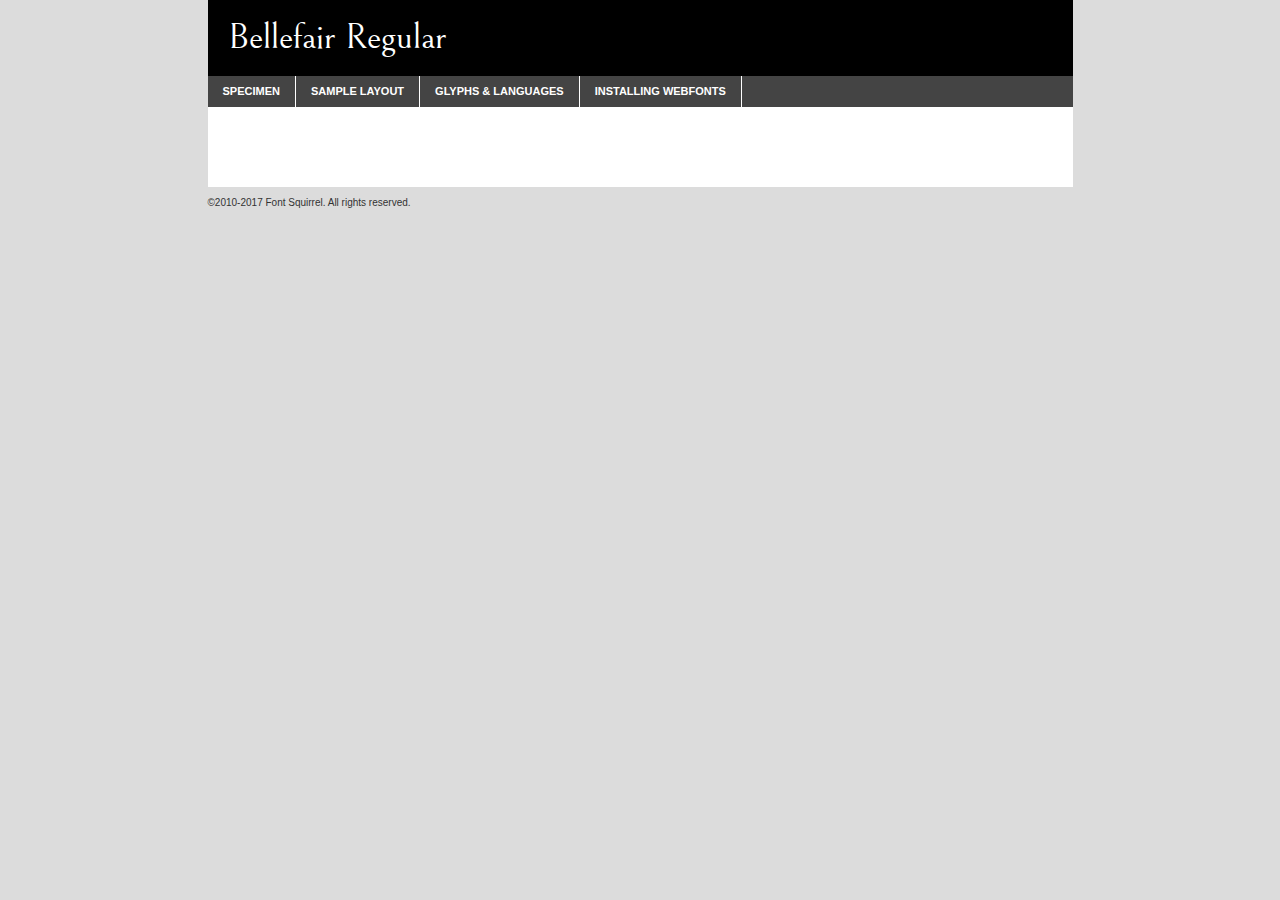
<file: space-tourism-website/assets/fonts/bellefair-regular-demo.html>
<!DOCTYPE html PUBLIC "-//W3C//DTD XHTML 1.0 Transitional//EN"
	"http://www.w3.org/TR/xhtml1/DTD/xhtml1-transitional.dtd">

<html xmlns="http://www.w3.org/1999/xhtml" xml:lang="en" lang="en">
<head>
	<meta http-equiv="Content-Type" content="text/html; charset=utf-8" />
	<script src="http://ajax.googleapis.com/ajax/libs/jquery/1.7.2/jquery.min.js" type="text/javascript" charset="utf-8"></script>
	<script type="text/javascript">
	(function($){$.fn.easyTabs=function(option){var param=jQuery.extend({fadeSpeed:"fast",defaultContent:1,activeClass:'active'},option);$(this).each(function(){var thisId="#"+this.id;if(param.defaultContent==''){param.defaultContent=1;}
	if(typeof param.defaultContent=="number")
	{var defaultTab=$(thisId+" .tabs li:eq("+(param.defaultContent-1)+") a").attr('href').substr(1);}else{var defaultTab=param.defaultContent;}
	$(thisId+" .tabs li a").each(function(){var tabToHide=$(this).attr('href').substr(1);$("#"+tabToHide).addClass('easytabs-tab-content');});hideAll();changeContent(defaultTab);function hideAll(){$(thisId+" .easytabs-tab-content").hide();}
	function changeContent(tabId){hideAll();$(thisId+" .tabs li").removeClass(param.activeClass);$(thisId+" .tabs li a[href=#"+tabId+"]").closest('li').addClass(param.activeClass);if(param.fadeSpeed!="none")
	{$(thisId+" #"+tabId).fadeIn(param.fadeSpeed);}else{$(thisId+" #"+tabId).show();}}
	$(thisId+" .tabs li").click(function(){var tabId=$(this).find('a').attr('href').substr(1);changeContent(tabId);return false;});});}})(jQuery);
	</script>
	<link rel="stylesheet" href="specimen_files/specimen_stylesheet.css" type="text/css" charset="utf-8" />
	<link rel="stylesheet" href="stylesheet.css" type="text/css" charset="utf-8" />

	<style type="text/css">
					body{
				font-family: 'bellefairregular';
							}
		</style>

	<title>Bellefair Regular Specimen</title>
	
	
	<script type="text/javascript" charset="utf-8">
		$(document).ready(function() {
			$('#container').easyTabs({defaultContent:1});
		});
	</script>
</head>

<body>
<div id="container">
	<div id="header">
		Bellefair Regular	</div>
	<ul class="tabs">
		<li><a href="#specimen">Specimen</a></li>
		<li><a href="#layout">Sample Layout</a></li>
				<li><a href="#glyphs">Glyphs &amp; Languages</a></li>
		<li><a href="#installing">Installing Webfonts</a></li>
		
	</ul>
	
	<div id="main_content">

		
			<div id="specimen">
		
				<div class="section">
					<div class="grid12 firstcol">
						<div class="huge">AaBb</div>
					</div>
				</div>
		
				<div class="section">
					<div class="glyph_range">A&#x200B;B&#x200b;C&#x200b;D&#x200b;E&#x200b;F&#x200b;G&#x200b;H&#x200b;I&#x200b;J&#x200b;K&#x200b;L&#x200b;M&#x200b;N&#x200b;O&#x200b;P&#x200b;Q&#x200b;R&#x200b;S&#x200b;T&#x200b;U&#x200b;V&#x200b;W&#x200b;X&#x200b;Y&#x200b;Z&#x200b;a&#x200b;b&#x200b;c&#x200b;d&#x200b;e&#x200b;f&#x200b;g&#x200b;h&#x200b;i&#x200b;j&#x200b;k&#x200b;l&#x200b;m&#x200b;n&#x200b;o&#x200b;p&#x200b;q&#x200b;r&#x200b;s&#x200b;t&#x200b;u&#x200b;v&#x200b;w&#x200b;x&#x200b;y&#x200b;z&#x200b;1&#x200b;2&#x200b;3&#x200b;4&#x200b;5&#x200b;6&#x200b;7&#x200b;8&#x200b;9&#x200b;0&#x200b;&amp;&#x200b;.&#x200b;,&#x200b;?&#x200b;!&#x200b;&#64;&#x200b;(&#x200b;)&#x200b;#&#x200b;$&#x200b;%&#x200b;*&#x200b;+&#x200b;-&#x200b;=&#x200b;:&#x200b;;</div>
				</div>
				<div class="section">
					<div class="grid12 firstcol">
						<table class="sample_table">
							<tr><td>10</td><td class="size10">abcdefghijklmnopqrstuvwxyzABCDEFGHIJKLMNOPQRSTUVWXYZ0123456789abcdefghijklmnopqrstuvwxyzABCDEFGHIJKLMNOPQRSTUVWXYZ0123456789abcdefghijklmnopqrstuvwxyzABCDEFGHIJKLMNOPQRSTUVWXYZ</td></tr>
							<tr><td>11</td><td class="size11">abcdefghijklmnopqrstuvwxyzABCDEFGHIJKLMNOPQRSTUVWXYZ0123456789abcdefghijklmnopqrstuvwxyzABCDEFGHIJKLMNOPQRSTUVWXYZ0123456789abcdefghijklmnopqrstuvwxyzABCDEFGHIJKLMNOPQRSTUVWXYZ</td></tr>
							<tr><td>12</td><td class="size12">abcdefghijklmnopqrstuvwxyzABCDEFGHIJKLMNOPQRSTUVWXYZ0123456789abcdefghijklmnopqrstuvwxyzABCDEFGHIJKLMNOPQRSTUVWXYZ0123456789abcdefghijklmnopqrstuvwxyzABCDEFGHIJKLMNOPQRSTUVWXYZ</td></tr>
							<tr><td>13</td><td class="size13">abcdefghijklmnopqrstuvwxyzABCDEFGHIJKLMNOPQRSTUVWXYZ0123456789abcdefghijklmnopqrstuvwxyzABCDEFGHIJKLMNOPQRSTUVWXYZ0123456789abcdefghijklmnopqrstuvwxyzABCDEFGHIJKLMNOPQRSTUVWXYZ</td></tr>
							<tr><td>14</td><td class="size14">abcdefghijklmnopqrstuvwxyzABCDEFGHIJKLMNOPQRSTUVWXYZ0123456789abcdefghijklmnopqrstuvwxyzABCDEFGHIJKLMNOPQRSTUVWXYZ0123456789abcdefghijklmnopqrstuvwxyzABCDEFGHIJKLMNOPQRSTUVWXYZ</td></tr>
							<tr><td>16</td><td class="size16">abcdefghijklmnopqrstuvwxyzABCDEFGHIJKLMNOPQRSTUVWXYZ0123456789abcdefghijklmnopqrstuvwxyzABCDEFGHIJKLMNOPQRSTUVWXYZ</td></tr>
							<tr><td>18</td><td class="size18">abcdefghijklmnopqrstuvwxyzABCDEFGHIJKLMNOPQRSTUVWXYZ0123456789abcdefghijklmnopqrstuvwxyzABCDEFGHIJKLMNOPQRSTUVWXYZ</td></tr>
							<tr><td>20</td><td class="size20">abcdefghijklmnopqrstuvwxyzABCDEFGHIJKLMNOPQRSTUVWXYZ0123456789abcdefghijklmnopqrstuvwxyzABCDEFGHIJKLMNOPQRSTUVWXYZ</td></tr>
							<tr><td>24</td><td class="size24">abcdefghijklmnopqrstuvwxyzABCDEFGHIJKLMNOPQRSTUVWXYZ0123456789abcdefghijklmnopqrstuvwxyzABCDEFGHIJKLMNOPQRSTUVWXYZ</td></tr>
							<tr><td>30</td><td class="size30">abcdefghijklmnopqrstuvwxyzABCDEFGHIJKLMNOPQRSTUVWXYZ0123456789abcdefghijklmnopqrstuvwxyzABCDEFGHIJKLMNOPQRSTUVWXYZ</td></tr>
							<tr><td>36</td><td class="size36">abcdefghijklmnopqrstuvwxyzABCDEFGHIJKLMNOPQRSTUVWXYZ0123456789abcdefghijklmnopqrstuvwxyzABCDEFGHIJKLMNOPQRSTUVWXYZ</td></tr>
							<tr><td>48</td><td class="size48">abcdefghijklmnopqrstuvwxyzABCDEFGHIJKLMNOPQRSTUVWXYZ0123456789abcdefghijklmnopqrstuvwxyzABCDEFGHIJKLMNOPQRSTUVWXYZ</td></tr>
							<tr><td>60</td><td class="size60">abcdefghijklmnopqrstuvwxyzABCDEFGHIJKLMNOPQRSTUVWXYZ0123456789abcdefghijklmnopqrstuvwxyzABCDEFGHIJKLMNOPQRSTUVWXYZ</td></tr>
							<tr><td>72</td><td class="size72">abcdefghijklmnopqrstuvwxyzABCDEFGHIJKLMNOPQRSTUVWXYZ0123456789abcdefghijklmnopqrstuvwxyzABCDEFGHIJKLMNOPQRSTUVWXYZ</td></tr>
							<tr><td>90</td><td class="size90">abcdefghijklmnopqrstuvwxyzABCDEFGHIJKLMNOPQRSTUVWXYZ0123456789abcdefghijklmnopqrstuvwxyzABCDEFGHIJKLMNOPQRSTUVWXYZ</td></tr>
						</table>
				
					</div>
			
				</div>
		
		
		
								<div class="section" id="bodycomparison">


										<div id="xheight">
				<div class="fontbody">&#x25FC;&#x25FC;&#x25FC;&#x25FC;&#x25FC;&#x25FC;&#x25FC;&#x25FC;&#x25FC;&#x25FC;&#x25FC;&#x25FC;&#x25FC;&#x25FC;&#x25FC;&#x25FC;&#x25FC;&#x25FC;&#x25FC;&#x25FC;&#x25FC;&#x25FC;&#x25FC;&#x25FC;&#x25FC;&#x25FC;&#x25FC;&#x25FC;&#x25FC;&#x25FC;&#x25FC;&#x25FC;&#x25FC;&#x25FC;&#x25FC;&#x25FC;&#x25FC;&#x25FC;&#x25FC;&#x25FC;&#x25FC;&#x25FC;&#x25FC;&#x25FC;&#x25FC;&#x25FC;&#x25FC;&#x25FC;&#x25FC;&#x25FC;&#x25FC;&#x25FC;&#x25FC;&#x25FC;&#x25FC;&#x25FC;&#x25FC;&#x25FC;&#x25FC;&#x25FC;&#x25FC;&#x25FC;&#x25FC;&#x25FC;&#x25FC;&#x25FC;&#x25FC;&#x25FC;&#x25FC;&#x25FC;&#x25FC;&#x25FC;&#x25FC;&#x25FC;&#x25FC;&#x25FC;&#x25FC;&#x25FC;&#x25FC;&#x25FC;&#x25FC;&#x25FC;&#x25FC;&#x25FC;&#x25FC;&#x25FC;&#x25FC;&#x25FC;&#x25FC;&#x25FC;&#x25FC;&#x25FC;&#x25FC;&#x25FC;&#x25FC;&#x25FC;&#x25FC;&#x25FC;&#x25FC;body</div><div class="arialbody">body</div><div class="verdanabody">body</div><div class="georgiabody">body</div></div>
										<div class="fontbody" style="z-index:1">
											body<span>Bellefair Regular</span>
										</div>
										<div class="arialbody" style="z-index:1">
											body<span>Arial</span>
										</div>
										<div class="verdanabody" style="z-index:1">
											body<span>Verdana</span>
										</div>
										<div class="georgiabody" style="z-index:1">
											body<span>Georgia</span>
										</div>



								</div>
		
		
				<div class="section psample psample_row1" id="">
					
					<div class="grid2 firstcol">
						<p class="size10"><span>10.</span>Aenean lacinia bibendum nulla sed consectetur. Fusce dapibus, tellus ac cursus commodo, tortor mauris condimentum nibh, ut fermentum massa justo sit amet risus. Nullam id dolor id nibh ultricies vehicula ut id elit. Cum sociis natoque penatibus et magnis dis parturient montes, nascetur ridiculus mus. Nulla vitae elit libero, a pharetra augue.</p>
			
					</div>
					<div class="grid3">
						<p class="size11"><span>11.</span>Aenean lacinia bibendum nulla sed consectetur. Fusce dapibus, tellus ac cursus commodo, tortor mauris condimentum nibh, ut fermentum massa justo sit amet risus. Nullam id dolor id nibh ultricies vehicula ut id elit. Cum sociis natoque penatibus et magnis dis parturient montes, nascetur ridiculus mus. Nulla vitae elit libero, a pharetra augue.</p>
			
					</div>
					<div class="grid3">
						<p class="size12"><span>12.</span>Aenean lacinia bibendum nulla sed consectetur. Fusce dapibus, tellus ac cursus commodo, tortor mauris condimentum nibh, ut fermentum massa justo sit amet risus. Nullam id dolor id nibh ultricies vehicula ut id elit. Cum sociis natoque penatibus et magnis dis parturient montes, nascetur ridiculus mus. Nulla vitae elit libero, a pharetra augue.</p>
			
					</div>
					<div class="grid4">
						<p class="size13"><span>13.</span>Aenean lacinia bibendum nulla sed consectetur. Fusce dapibus, tellus ac cursus commodo, tortor mauris condimentum nibh, ut fermentum massa justo sit amet risus. Nullam id dolor id nibh ultricies vehicula ut id elit. Cum sociis natoque penatibus et magnis dis parturient montes, nascetur ridiculus mus. Nulla vitae elit libero, a pharetra augue.</p>
			
					</div>
					<div class="white_blend"></div>
					
				</div>
				<div class="section psample psample_row2" id="">
					<div class="grid3 firstcol">
						<p class="size14"><span>14.</span>Aenean lacinia bibendum nulla sed consectetur. Fusce dapibus, tellus ac cursus commodo, tortor mauris condimentum nibh, ut fermentum massa justo sit amet risus. Nullam id dolor id nibh ultricies vehicula ut id elit. Cum sociis natoque penatibus et magnis dis parturient montes, nascetur ridiculus mus. Nulla vitae elit libero, a pharetra augue.</p>
			
					</div>
					<div class="grid4">
						<p class="size16"><span>16.</span>Aenean lacinia bibendum nulla sed consectetur. Fusce dapibus, tellus ac cursus commodo, tortor mauris condimentum nibh, ut fermentum massa justo sit amet risus. Nullam id dolor id nibh ultricies vehicula ut id elit. Cum sociis natoque penatibus et magnis dis parturient montes, nascetur ridiculus mus. Nulla vitae elit libero, a pharetra augue.</p>
			
					</div>
					<div class="grid5">
						<p class="size18"><span>18.</span>Aenean lacinia bibendum nulla sed consectetur. Fusce dapibus, tellus ac cursus commodo, tortor mauris condimentum nibh, ut fermentum massa justo sit amet risus. Nullam id dolor id nibh ultricies vehicula ut id elit. Cum sociis natoque penatibus et magnis dis parturient montes, nascetur ridiculus mus. Nulla vitae elit libero, a pharetra augue.</p>
			
					</div>

					<div class="white_blend"></div>

				</div>
				
				<div class="section psample psample_row3" id="">
					<div class="grid5 firstcol">
						<p class="size20"><span>20.</span>Aenean lacinia bibendum nulla sed consectetur. Fusce dapibus, tellus ac cursus commodo, tortor mauris condimentum nibh, ut fermentum massa justo sit amet risus. Nullam id dolor id nibh ultricies vehicula ut id elit. Cum sociis natoque penatibus et magnis dis parturient montes, nascetur ridiculus mus. Nulla vitae elit libero, a pharetra augue.</p>
					</div>
					<div class="grid7">
						<p class="size24"><span>24.</span>Aenean lacinia bibendum nulla sed consectetur. Fusce dapibus, tellus ac cursus commodo, tortor mauris condimentum nibh, ut fermentum massa justo sit amet risus. Nullam id dolor id nibh ultricies vehicula ut id elit. Cum sociis natoque penatibus et magnis dis parturient montes, nascetur ridiculus mus. Nulla vitae elit libero, a pharetra augue.</p>
					</div>
					
					<div class="white_blend"></div>
					
				</div>
				
				<div class="section psample psample_row4" id="">
					<div class="grid12 firstcol">
						<p class="size30"><span>30.</span>Aenean lacinia bibendum nulla sed consectetur. Fusce dapibus, tellus ac cursus commodo, tortor mauris condimentum nibh, ut fermentum massa justo sit amet risus. Nullam id dolor id nibh ultricies vehicula ut id elit. Cum sociis natoque penatibus et magnis dis parturient montes, nascetur ridiculus mus. Nulla vitae elit libero, a pharetra augue.</p>
					</div>
					<div class="white_blend"></div>
					
				</div>
				
				
				
				<div class="section psample psample_row1 fullreverse">
					<div class="grid2 firstcol">
						<p class="size10"><span>10.</span>Aenean lacinia bibendum nulla sed consectetur. Fusce dapibus, tellus ac cursus commodo, tortor mauris condimentum nibh, ut fermentum massa justo sit amet risus. Nullam id dolor id nibh ultricies vehicula ut id elit. Cum sociis natoque penatibus et magnis dis parturient montes, nascetur ridiculus mus. Nulla vitae elit libero, a pharetra augue.</p>
			
					</div>
					<div class="grid3">
						<p class="size11"><span>11.</span>Aenean lacinia bibendum nulla sed consectetur. Fusce dapibus, tellus ac cursus commodo, tortor mauris condimentum nibh, ut fermentum massa justo sit amet risus. Nullam id dolor id nibh ultricies vehicula ut id elit. Cum sociis natoque penatibus et magnis dis parturient montes, nascetur ridiculus mus. Nulla vitae elit libero, a pharetra augue.</p>
			
					</div>
					<div class="grid3">
						<p class="size12"><span>12.</span>Aenean lacinia bibendum nulla sed consectetur. Fusce dapibus, tellus ac cursus commodo, tortor mauris condimentum nibh, ut fermentum massa justo sit amet risus. Nullam id dolor id nibh ultricies vehicula ut id elit. Cum sociis natoque penatibus et magnis dis parturient montes, nascetur ridiculus mus. Nulla vitae elit libero, a pharetra augue.</p>
			
					</div>
					<div class="grid4">
						<p class="size13"><span>13.</span>Aenean lacinia bibendum nulla sed consectetur. Fusce dapibus, tellus ac cursus commodo, tortor mauris condimentum nibh, ut fermentum massa justo sit amet risus. Nullam id dolor id nibh ultricies vehicula ut id elit. Cum sociis natoque penatibus et magnis dis parturient montes, nascetur ridiculus mus. Nulla vitae elit libero, a pharetra augue.</p>
			
					</div>
					<div class="black_blend"></div>
					
				</div>
				
				<div class="section psample psample_row2 fullreverse">
					<div class="grid3 firstcol">
						<p class="size14"><span>14.</span>Aenean lacinia bibendum nulla sed consectetur. Fusce dapibus, tellus ac cursus commodo, tortor mauris condimentum nibh, ut fermentum massa justo sit amet risus. Nullam id dolor id nibh ultricies vehicula ut id elit. Cum sociis natoque penatibus et magnis dis parturient montes, nascetur ridiculus mus. Nulla vitae elit libero, a pharetra augue.</p>
			
					</div>
					<div class="grid4">
						<p class="size16"><span>16.</span>Aenean lacinia bibendum nulla sed consectetur. Fusce dapibus, tellus ac cursus commodo, tortor mauris condimentum nibh, ut fermentum massa justo sit amet risus. Nullam id dolor id nibh ultricies vehicula ut id elit. Cum sociis natoque penatibus et magnis dis parturient montes, nascetur ridiculus mus. Nulla vitae elit libero, a pharetra augue.</p>
			
					</div>
					<div class="grid5">
						<p class="size18"><span>18.</span>Aenean lacinia bibendum nulla sed consectetur. Fusce dapibus, tellus ac cursus commodo, tortor mauris condimentum nibh, ut fermentum massa justo sit amet risus. Nullam id dolor id nibh ultricies vehicula ut id elit. Cum sociis natoque penatibus et magnis dis parturient montes, nascetur ridiculus mus. Nulla vitae elit libero, a pharetra augue.</p>
			
					</div>
					<div class="black_blend"></div>

				</div>
				
				<div class="section psample fullreverse psample_row3" id="">
					<div class="grid5 firstcol">
						<p class="size20"><span>20.</span>Aenean lacinia bibendum nulla sed consectetur. Fusce dapibus, tellus ac cursus commodo, tortor mauris condimentum nibh, ut fermentum massa justo sit amet risus. Nullam id dolor id nibh ultricies vehicula ut id elit. Cum sociis natoque penatibus et magnis dis parturient montes, nascetur ridiculus mus. Nulla vitae elit libero, a pharetra augue.</p>
					</div>
					<div class="grid7">
						<p class="size24"><span>24.</span>Aenean lacinia bibendum nulla sed consectetur. Fusce dapibus, tellus ac cursus commodo, tortor mauris condimentum nibh, ut fermentum massa justo sit amet risus. Nullam id dolor id nibh ultricies vehicula ut id elit. Cum sociis natoque penatibus et magnis dis parturient montes, nascetur ridiculus mus. Nulla vitae elit libero, a pharetra augue.</p>
					</div>
					
					<div class="black_blend"></div>
					
				</div>
				
				<div class="section psample fullreverse psample_row4" id="" style="border-bottom: 20px #000 solid;">
					<div class="grid12 firstcol">
						<p class="size30"><span>30.</span>Aenean lacinia bibendum nulla sed consectetur. Fusce dapibus, tellus ac cursus commodo, tortor mauris condimentum nibh, ut fermentum massa justo sit amet risus. Nullam id dolor id nibh ultricies vehicula ut id elit. Cum sociis natoque penatibus et magnis dis parturient montes, nascetur ridiculus mus. Nulla vitae elit libero, a pharetra augue.</p>
					</div>
					<div class="black_blend"></div>
					
				</div>
				
				
				
				
			</div>
			
			<div id="layout">
				
				<div class="section">
					
					<div class="grid12 firstcol">
						<h1>Lorem Ipsum Dolor</h1>
						<h2>Etiam porta sem malesuada magna mollis euismod</h2>
						
						<p class="byline">By <a href="#link">Aenean Lacinia</a></p>
					</div>
				</div>
				<div class="section">
					<div class="grid8 firstcol">
						<p class="large">Donec sed odio dui. Morbi leo risus, porta ac consectetur ac, vestibulum at eros. Fusce dapibus, tellus ac cursus commodo, tortor mauris condimentum nibh, ut fermentum massa justo sit amet risus. </p>

						
						<h3>Pellentesque ornare sem</h3>

						<p>Maecenas sed diam eget risus varius blandit sit amet non magna. Maecenas faucibus mollis interdum. Donec ullamcorper nulla non metus auctor fringilla. Nullam id dolor id nibh ultricies vehicula ut id elit. Nullam id dolor id nibh ultricies vehicula ut id elit. </p>

						<p>Aenean eu leo quam. Pellentesque ornare sem lacinia quam venenatis vestibulum. Lorem ipsum dolor sit amet, consectetur adipiscing elit. Cum sociis natoque penatibus et magnis dis parturient montes, nascetur ridiculus mus. </p>

						<p>Nulla vitae elit libero, a pharetra augue. Praesent commodo cursus magna, vel scelerisque nisl consectetur et. Aenean lacinia bibendum nulla sed consectetur. </p>

						<p>Nullam quis risus eget urna mollis ornare vel eu leo. Nullam quis risus eget urna mollis ornare vel eu leo. Maecenas sed diam eget risus varius blandit sit amet non magna. Donec ullamcorper nulla non metus auctor fringilla. </p>

						<h3>Cras mattis consectetur</h3>

						<p>Aenean eu leo quam. Pellentesque ornare sem lacinia quam venenatis vestibulum. Aenean lacinia bibendum nulla sed consectetur. Integer posuere erat a ante venenatis dapibus posuere velit aliquet. Cras mattis consectetur purus sit amet fermentum. </p>

						<p>Nullam id dolor id nibh ultricies vehicula ut id elit. Nullam quis risus eget urna mollis ornare vel eu leo. Cras mattis consectetur purus sit amet fermentum.</p>
					</div>
					
					<div class="grid4 sidebar">
						
						<div class="box reverse">
							<p class="last">Nullam quis risus eget urna mollis ornare vel eu leo. Donec ullamcorper nulla non metus auctor fringilla. Cras mattis consectetur purus sit amet fermentum. Sed posuere consectetur est at lobortis. Lorem ipsum dolor sit amet, consectetur adipiscing elit. </p>
						</div>
						
						<p class="caption">Maecenas sed diam eget risus varius.</p>

						<p>Vestibulum id ligula porta felis euismod semper. Integer posuere erat a ante venenatis dapibus posuere velit aliquet. Vestibulum id ligula porta felis euismod semper. Sed posuere consectetur est at lobortis. Maecenas sed diam eget risus varius blandit sit amet non magna. Fusce dapibus, tellus ac cursus commodo, tortor mauris condimentum nibh, ut fermentum massa justo sit amet risus. </p>

					

						<p>Duis mollis, est non commodo luctus, nisi erat porttitor ligula, eget lacinia odio sem nec elit. Aenean lacinia bibendum nulla sed consectetur. Vivamus sagittis lacus vel augue laoreet rutrum faucibus dolor auctor. Aenean lacinia bibendum nulla sed consectetur. Nullam quis risus eget urna mollis ornare vel eu leo. </p>

						<p>Praesent commodo cursus magna, vel scelerisque nisl consectetur et. Donec ullamcorper nulla non metus auctor fringilla. Maecenas faucibus mollis interdum. Fusce dapibus, tellus ac cursus commodo, tortor mauris condimentum nibh, ut fermentum massa justo sit amet risus. </p>

					</div>
				</div>
				
			</div>


			



		<div id="glyphs">
			<div class="section">
				<div class="grid12 firstcol">
			
				<h1>Language Support</h1>
				<p>The subset of Bellefair Regular in this kit supports the following languages:<br />
			
					Albanian, Basque, Breton, Chamorro, Danish, Dutch, English, Faroese, Finnish, French, Frisian, Galician, German, Icelandic, Italian, Malagasy, Norwegian, Portuguese, Spanish, Alsatian, Aragonese, Arapaho, Arrernte, Asturian, Aymara, Bislama, Cebuano, Corsican, Fijian, French_creole, Genoese, Gilbertese, Greenlandic, Haitian_creole, Hiligaynon, Hmong, Hopi, Ibanag, Iloko_ilokano, Indonesian, Interglossa_glosa, Interlingua, Irish_gaelic, Jerriais, Lojban, Lombard, Luxembourgeois, Manx, Mohawk, Norfolk_pitcairnese, Occitan, Oromo, Pangasinan, Papiamento, Piedmontese, Potawatomi, Rhaeto-romance, Romansh, Rotokas, Sami_lule, Samoan, Sardinian, Scots_gaelic, Seychelles_creole, Shona, Sicilian, Somali, Southern_ndebele, Swahili, Swati_swazi, Tagalog_filipino_pilipino, Tetum, Tok_pisin, Uyghur_latinized, Volapuk, Walloon, Warlpiri, Xhosa, Yapese, Zulu, Latinbasic, Ubasic, Demo				</p>
				<h1>Glyph Chart</h1>
				<p>The subset of Bellefair Regular in this kit includes all the glyphs listed below. Unicode entities are included above each glyph to help you insert individual characters into your layout.</p>
				<div id="glyph_chart">
			
																														 <div><p>&amp;#13;</p>&#13;</div>
																				 <div><p>&amp;#32;</p>&#32;</div>
																				 <div><p>&amp;#33;</p>&#33;</div>
																				 <div><p>&amp;#34;</p>&#34;</div>
																				 <div><p>&amp;#35;</p>&#35;</div>
																				 <div><p>&amp;#36;</p>&#36;</div>
																				 <div><p>&amp;#37;</p>&#37;</div>
																				 <div><p>&amp;#38;</p>&#38;</div>
																				 <div><p>&amp;#39;</p>&#39;</div>
																				 <div><p>&amp;#40;</p>&#40;</div>
																				 <div><p>&amp;#41;</p>&#41;</div>
																				 <div><p>&amp;#42;</p>&#42;</div>
																				 <div><p>&amp;#43;</p>&#43;</div>
																				 <div><p>&amp;#44;</p>&#44;</div>
																				 <div><p>&amp;#45;</p>&#45;</div>
																				 <div><p>&amp;#46;</p>&#46;</div>
																				 <div><p>&amp;#47;</p>&#47;</div>
																				 <div><p>&amp;#48;</p>&#48;</div>
																				 <div><p>&amp;#49;</p>&#49;</div>
																				 <div><p>&amp;#50;</p>&#50;</div>
																				 <div><p>&amp;#51;</p>&#51;</div>
																				 <div><p>&amp;#52;</p>&#52;</div>
																				 <div><p>&amp;#53;</p>&#53;</div>
																				 <div><p>&amp;#54;</p>&#54;</div>
																				 <div><p>&amp;#55;</p>&#55;</div>
																				 <div><p>&amp;#56;</p>&#56;</div>
																				 <div><p>&amp;#57;</p>&#57;</div>
																				 <div><p>&amp;#58;</p>&#58;</div>
																				 <div><p>&amp;#59;</p>&#59;</div>
																				 <div><p>&amp;#60;</p>&#60;</div>
																				 <div><p>&amp;#61;</p>&#61;</div>
																				 <div><p>&amp;#62;</p>&#62;</div>
																				 <div><p>&amp;#63;</p>&#63;</div>
																				 <div><p>&amp;#64;</p>&#64;</div>
																				 <div><p>&amp;#65;</p>&#65;</div>
																				 <div><p>&amp;#66;</p>&#66;</div>
																				 <div><p>&amp;#67;</p>&#67;</div>
																				 <div><p>&amp;#68;</p>&#68;</div>
																				 <div><p>&amp;#69;</p>&#69;</div>
																				 <div><p>&amp;#70;</p>&#70;</div>
																				 <div><p>&amp;#71;</p>&#71;</div>
																				 <div><p>&amp;#72;</p>&#72;</div>
																				 <div><p>&amp;#73;</p>&#73;</div>
																				 <div><p>&amp;#74;</p>&#74;</div>
																				 <div><p>&amp;#75;</p>&#75;</div>
																				 <div><p>&amp;#76;</p>&#76;</div>
																				 <div><p>&amp;#77;</p>&#77;</div>
																				 <div><p>&amp;#78;</p>&#78;</div>
																				 <div><p>&amp;#79;</p>&#79;</div>
																				 <div><p>&amp;#80;</p>&#80;</div>
																				 <div><p>&amp;#81;</p>&#81;</div>
																				 <div><p>&amp;#82;</p>&#82;</div>
																				 <div><p>&amp;#83;</p>&#83;</div>
																				 <div><p>&amp;#84;</p>&#84;</div>
																				 <div><p>&amp;#85;</p>&#85;</div>
																				 <div><p>&amp;#86;</p>&#86;</div>
																				 <div><p>&amp;#87;</p>&#87;</div>
																				 <div><p>&amp;#88;</p>&#88;</div>
																				 <div><p>&amp;#89;</p>&#89;</div>
																				 <div><p>&amp;#90;</p>&#90;</div>
																				 <div><p>&amp;#91;</p>&#91;</div>
																				 <div><p>&amp;#92;</p>&#92;</div>
																				 <div><p>&amp;#93;</p>&#93;</div>
																				 <div><p>&amp;#94;</p>&#94;</div>
																				 <div><p>&amp;#95;</p>&#95;</div>
																				 <div><p>&amp;#96;</p>&#96;</div>
																				 <div><p>&amp;#97;</p>&#97;</div>
																				 <div><p>&amp;#98;</p>&#98;</div>
																				 <div><p>&amp;#99;</p>&#99;</div>
																				 <div><p>&amp;#100;</p>&#100;</div>
																				 <div><p>&amp;#101;</p>&#101;</div>
																				 <div><p>&amp;#102;</p>&#102;</div>
																				 <div><p>&amp;#103;</p>&#103;</div>
																				 <div><p>&amp;#104;</p>&#104;</div>
																				 <div><p>&amp;#105;</p>&#105;</div>
																				 <div><p>&amp;#106;</p>&#106;</div>
																				 <div><p>&amp;#107;</p>&#107;</div>
																				 <div><p>&amp;#108;</p>&#108;</div>
																				 <div><p>&amp;#109;</p>&#109;</div>
																				 <div><p>&amp;#110;</p>&#110;</div>
																				 <div><p>&amp;#111;</p>&#111;</div>
																				 <div><p>&amp;#112;</p>&#112;</div>
																				 <div><p>&amp;#113;</p>&#113;</div>
																				 <div><p>&amp;#114;</p>&#114;</div>
																				 <div><p>&amp;#115;</p>&#115;</div>
																				 <div><p>&amp;#116;</p>&#116;</div>
																				 <div><p>&amp;#117;</p>&#117;</div>
																				 <div><p>&amp;#118;</p>&#118;</div>
																				 <div><p>&amp;#119;</p>&#119;</div>
																				 <div><p>&amp;#120;</p>&#120;</div>
																				 <div><p>&amp;#121;</p>&#121;</div>
																				 <div><p>&amp;#122;</p>&#122;</div>
																				 <div><p>&amp;#123;</p>&#123;</div>
																				 <div><p>&amp;#124;</p>&#124;</div>
																				 <div><p>&amp;#125;</p>&#125;</div>
																				 <div><p>&amp;#126;</p>&#126;</div>
																				 <div><p>&amp;#160;</p>&#160;</div>
																				 <div><p>&amp;#161;</p>&#161;</div>
																				 <div><p>&amp;#162;</p>&#162;</div>
																				 <div><p>&amp;#163;</p>&#163;</div>
																				 <div><p>&amp;#164;</p>&#164;</div>
																				 <div><p>&amp;#165;</p>&#165;</div>
																				 <div><p>&amp;#166;</p>&#166;</div>
																				 <div><p>&amp;#167;</p>&#167;</div>
																				 <div><p>&amp;#168;</p>&#168;</div>
																				 <div><p>&amp;#169;</p>&#169;</div>
																				 <div><p>&amp;#170;</p>&#170;</div>
																				 <div><p>&amp;#171;</p>&#171;</div>
																				 <div><p>&amp;#172;</p>&#172;</div>
																				 <div><p>&amp;#173;</p>&#173;</div>
																				 <div><p>&amp;#174;</p>&#174;</div>
																				 <div><p>&amp;#175;</p>&#175;</div>
																				 <div><p>&amp;#176;</p>&#176;</div>
																				 <div><p>&amp;#177;</p>&#177;</div>
																				 <div><p>&amp;#178;</p>&#178;</div>
																				 <div><p>&amp;#179;</p>&#179;</div>
																				 <div><p>&amp;#180;</p>&#180;</div>
																				 <div><p>&amp;#181;</p>&#181;</div>
																				 <div><p>&amp;#182;</p>&#182;</div>
																				 <div><p>&amp;#183;</p>&#183;</div>
																				 <div><p>&amp;#184;</p>&#184;</div>
																				 <div><p>&amp;#185;</p>&#185;</div>
																				 <div><p>&amp;#186;</p>&#186;</div>
																				 <div><p>&amp;#187;</p>&#187;</div>
																				 <div><p>&amp;#188;</p>&#188;</div>
																				 <div><p>&amp;#189;</p>&#189;</div>
																				 <div><p>&amp;#190;</p>&#190;</div>
																				 <div><p>&amp;#191;</p>&#191;</div>
																				 <div><p>&amp;#192;</p>&#192;</div>
																				 <div><p>&amp;#193;</p>&#193;</div>
																				 <div><p>&amp;#194;</p>&#194;</div>
																				 <div><p>&amp;#195;</p>&#195;</div>
																				 <div><p>&amp;#196;</p>&#196;</div>
																				 <div><p>&amp;#197;</p>&#197;</div>
																				 <div><p>&amp;#198;</p>&#198;</div>
																				 <div><p>&amp;#199;</p>&#199;</div>
																				 <div><p>&amp;#200;</p>&#200;</div>
																				 <div><p>&amp;#201;</p>&#201;</div>
																				 <div><p>&amp;#202;</p>&#202;</div>
																				 <div><p>&amp;#203;</p>&#203;</div>
																				 <div><p>&amp;#204;</p>&#204;</div>
																				 <div><p>&amp;#205;</p>&#205;</div>
																				 <div><p>&amp;#206;</p>&#206;</div>
																				 <div><p>&amp;#207;</p>&#207;</div>
																				 <div><p>&amp;#208;</p>&#208;</div>
																				 <div><p>&amp;#209;</p>&#209;</div>
																				 <div><p>&amp;#210;</p>&#210;</div>
																				 <div><p>&amp;#211;</p>&#211;</div>
																				 <div><p>&amp;#212;</p>&#212;</div>
																				 <div><p>&amp;#213;</p>&#213;</div>
																				 <div><p>&amp;#214;</p>&#214;</div>
																				 <div><p>&amp;#215;</p>&#215;</div>
																				 <div><p>&amp;#216;</p>&#216;</div>
																				 <div><p>&amp;#217;</p>&#217;</div>
																				 <div><p>&amp;#218;</p>&#218;</div>
																				 <div><p>&amp;#219;</p>&#219;</div>
																				 <div><p>&amp;#220;</p>&#220;</div>
																				 <div><p>&amp;#221;</p>&#221;</div>
																				 <div><p>&amp;#222;</p>&#222;</div>
																				 <div><p>&amp;#223;</p>&#223;</div>
																				 <div><p>&amp;#224;</p>&#224;</div>
																				 <div><p>&amp;#225;</p>&#225;</div>
																				 <div><p>&amp;#226;</p>&#226;</div>
																				 <div><p>&amp;#227;</p>&#227;</div>
																				 <div><p>&amp;#228;</p>&#228;</div>
																				 <div><p>&amp;#229;</p>&#229;</div>
																				 <div><p>&amp;#230;</p>&#230;</div>
																				 <div><p>&amp;#231;</p>&#231;</div>
																				 <div><p>&amp;#232;</p>&#232;</div>
																				 <div><p>&amp;#233;</p>&#233;</div>
																				 <div><p>&amp;#234;</p>&#234;</div>
																				 <div><p>&amp;#235;</p>&#235;</div>
																				 <div><p>&amp;#236;</p>&#236;</div>
																				 <div><p>&amp;#237;</p>&#237;</div>
																				 <div><p>&amp;#238;</p>&#238;</div>
																				 <div><p>&amp;#239;</p>&#239;</div>
																				 <div><p>&amp;#240;</p>&#240;</div>
																				 <div><p>&amp;#241;</p>&#241;</div>
																				 <div><p>&amp;#242;</p>&#242;</div>
																				 <div><p>&amp;#243;</p>&#243;</div>
																				 <div><p>&amp;#244;</p>&#244;</div>
																				 <div><p>&amp;#245;</p>&#245;</div>
																				 <div><p>&amp;#246;</p>&#246;</div>
																				 <div><p>&amp;#247;</p>&#247;</div>
																				 <div><p>&amp;#248;</p>&#248;</div>
																				 <div><p>&amp;#249;</p>&#249;</div>
																				 <div><p>&amp;#250;</p>&#250;</div>
																				 <div><p>&amp;#251;</p>&#251;</div>
																				 <div><p>&amp;#252;</p>&#252;</div>
																				 <div><p>&amp;#253;</p>&#253;</div>
																				 <div><p>&amp;#254;</p>&#254;</div>
																				 <div><p>&amp;#255;</p>&#255;</div>
																				 <div><p>&amp;#338;</p>&#338;</div>
																				 <div><p>&amp;#339;</p>&#339;</div>
																				 <div><p>&amp;#376;</p>&#376;</div>
																				 <div><p>&amp;#710;</p>&#710;</div>
																				 <div><p>&amp;#732;</p>&#732;</div>
																				 <div><p>&amp;#8192;</p>&#8192;</div>
																				 <div><p>&amp;#8193;</p>&#8193;</div>
																				 <div><p>&amp;#8194;</p>&#8194;</div>
																				 <div><p>&amp;#8195;</p>&#8195;</div>
																				 <div><p>&amp;#8196;</p>&#8196;</div>
																				 <div><p>&amp;#8197;</p>&#8197;</div>
																				 <div><p>&amp;#8198;</p>&#8198;</div>
																				 <div><p>&amp;#8199;</p>&#8199;</div>
																				 <div><p>&amp;#8200;</p>&#8200;</div>
																				 <div><p>&amp;#8201;</p>&#8201;</div>
																				 <div><p>&amp;#8202;</p>&#8202;</div>
																				 <div><p>&amp;#8208;</p>&#8208;</div>
																				 <div><p>&amp;#8209;</p>&#8209;</div>
																				 <div><p>&amp;#8210;</p>&#8210;</div>
																				 <div><p>&amp;#8211;</p>&#8211;</div>
																				 <div><p>&amp;#8212;</p>&#8212;</div>
																				 <div><p>&amp;#8216;</p>&#8216;</div>
																				 <div><p>&amp;#8217;</p>&#8217;</div>
																				 <div><p>&amp;#8218;</p>&#8218;</div>
																				 <div><p>&amp;#8220;</p>&#8220;</div>
																				 <div><p>&amp;#8221;</p>&#8221;</div>
																				 <div><p>&amp;#8222;</p>&#8222;</div>
																				 <div><p>&amp;#8226;</p>&#8226;</div>
																				 <div><p>&amp;#8230;</p>&#8230;</div>
																				 <div><p>&amp;#8239;</p>&#8239;</div>
																				 <div><p>&amp;#8249;</p>&#8249;</div>
																				 <div><p>&amp;#8250;</p>&#8250;</div>
																				 <div><p>&amp;#8287;</p>&#8287;</div>
																				 <div><p>&amp;#8364;</p>&#8364;</div>
																				 <div><p>&amp;#8482;</p>&#8482;</div>
																				 <div><p>&amp;#9724;</p>&#9724;</div>
																				 <div><p>&amp;#64257;</p>&#64257;</div>
																				 <div><p>&amp;#64258;</p>&#64258;</div>
																				 <div><p>&amp;#64259;</p>&#64259;</div>
																				 <div><p>&amp;#64260;</p>&#64260;</div>
																																						</div>	
				</div>
		
		
			</div>
		</div>
		
		
		<div id="specs">
			
		</div>
	
		<div id="installing">
			<div class="section">
				<div class="grid7 firstcol">
					<h1>Installing Webfonts</h1>
					
					<p>Webfonts are supported by all major browser platforms but not all in the same way. There are currently four different font formats that must be included in order to target all browsers. This includes TTF, WOFF, EOT and SVG.</p>
					
					<h2>1. Upload your webfonts</h2>
					<p>You must upload your webfont kit to your website. They should be in or near the same directory as your CSS files.</p>
					
					<h2>2. Include the webfont stylesheet</h2>
					<p>A special CSS @font-face declaration helps the various browsers select the appropriate font it needs without causing you a bunch of headaches. Learn more about this syntax by reading the <a href="https://www.fontspring.com/blog/further-hardening-of-the-bulletproof-syntax">Fontspring blog post</a> about it. The code for it is as follows:</p>


<code>
@font-face{ 
	font-family: 'MyWebFont';
	src: url('WebFont.eot');
	src: url('WebFont.eot?#iefix') format('embedded-opentype'),
	     url('WebFont.woff') format('woff'),
	     url('WebFont.ttf') format('truetype'),
	     url('WebFont.svg#webfont') format('svg');
}
</code>

	<p>We've already gone ahead and generated the code for you. All you have to do is link to the stylesheet in your HTML, like this:</p>
	<code>&lt;link rel=&quot;stylesheet&quot; href=&quot;stylesheet.css&quot; type=&quot;text/css&quot; charset=&quot;utf-8&quot; /&gt;</code>

					<h2>3. Modify your own stylesheet</h2>
					<p>To take advantage of your new fonts, you must tell your stylesheet to use them. Look at the original @font-face declaration above and find the property called "font-family." The name linked there will be what you use to reference the font. Prepend that webfont name to the font stack in the "font-family" property, inside the selector you want to change. For example:</p>
<code>p { font-family: 'WebFont', Arial, sans-serif; }</code>

<h2>4. Test</h2>
<p>Getting webfonts to work cross-browser <em>can</em> be tricky. Use the information in the sidebar to help you if you find that fonts aren't loading in a particular browser.</p>
				</div>
				
				<div class="grid5 sidebar">
					<div class="box">
						<h2>Troubleshooting<br />Font-Face Problems</h2>
						<p>Having trouble getting your webfonts to load in your new website? Here are some tips to sort out what might be the problem.</p>

						<h3>Fonts not showing in any browser</h3>

						<p>This sounds like you need to work on the plumbing. You either did not upload the fonts to the correct directory, or you did not link the fonts properly in the CSS. If you've confirmed that all this is correct and you still have a problem, take a look at your .htaccess file and see if requests are getting intercepted.</p>

						<h3>Fonts not loading in iPhone or iPad</h3>

						<p>The most common problem here is that you are serving the fonts from an IIS server. IIS refuses to serve files that have unknown MIME types. If that is the case, you must set the MIME type for SVG to "image/svg+xml" in the server settings. Follow these instructions from Microsoft if you need help.</p>

						<h3>Fonts not loading in Firefox</h3>

						<p>The primary reason for this failure? You are still using a version Firefox older than 3.5. So upgrade already! If that isn't it, then you are very likely serving fonts from a different domain. Firefox requires that all font assets be served from the same domain. Lastly it is possible that you need to add WOFF to your list of MIME types (if you are serving via IIS.)</p>

						<h3>Fonts not loading in IE</h3>

						<p>Are you looking at Internet Explorer on an actual Windows machine or are you cheating by using a service like Adobe BrowserLab? Many of these screenshot services do not render @font-face for IE. Best to test it on a real machine.</p>

						<h3>Fonts not loading in IE9</h3>

						<p>IE9, like Firefox, requires that fonts be served from the same domain as the website. Make sure that is the case.</p>
					</div>
				</div>
			</div>
			
		</div>
	
	</div>
	<div id="footer">
		<p>&copy;2010-2017 Font Squirrel. All rights reserved.</p>
	</div>
</div>
</body>
</html>
</file>
<file: space-tourism-website/css/home.css>
body, body * {
  padding: 0;
  margin: 0;
  box-sizing: border-box;
  font-size: 16px;
  font-weight: 400;
}

*, *::before, *::after {
  box-sizing: inherit;
  color: #ffffff;
}

#container {
  min-height: 100vh;
}

a {
  text-decoration: none;
  font-size: 1rem;
  text-transform: uppercase;
}

li {
  list-style-type: none;
}

img {
  max-width: 100%;
}

@font-face {
  font-family: 'barlow';
  src: url("../assets/fonts/barlow-regular-webfont.woff2") format("woff2"), url("../assets/fonts/barlow-regular-webfont.woff") format("woff");
  font-weight: normal;
  font-style: normal;
}

@font-face {
  font-family: 'barlow_condensed';
  src: url("../assets/fonts/barlowcondensed-regular-webfont.woff2") format("woff2"), url("../assets/fonts/barlowcondensed-regular-webfont.woff") format("woff");
  font-weight: normal;
  font-style: normal;
}

@font-face {
  font-family: 'bellefair';
  src: url("../assets/fonts/bellefair-regular-webfont.woff2") format("woff2"), url("../assets/fonts/bellefair-regular-webfont.woff") format("woff");
  font-weight: normal;
  font-style: normal;
}

h1, h2, h3, h4 {
  font-family: "bellefair", serif;
}

h5, .subheading-2, nav a, title {
  font-family: "barlow_condensed";
}

h1 {
  font-size: 5rem;
}

h2 {
  font-size: 3.5rem;
  text-align: center;
}

h3 {
  font-size: 1.5rem;
  padding-bottom: 1.2rem;
}

h4 {
  font-size: 1.25rem;
}

h5 {
  font-size: 1rem;
  letter-spacing: 2.7px;
  padding-bottom: 1.25rem;
}

.subheading-1 {
  font-size: 1.75rem;
}

.subheading-2 {
  font-size: 0.9rem;
}

.uppercase {
  text-transform: uppercase;
}

span[aria-hidden="true"] {
  font-weight: 700;
  margin-inline-end: .3em;
}

span.fade {
  color: #c4c4c4;
  font-size: inherit;
}

.body-text {
  font-family: "barlow";
  text-align: center;
  line-height: 25px;
  font-size: 0.9375rem;
}

@media (min-width: 58em) {
  .body-text {
    text-align: left;
  }
}

@media (min-width: 35em) and (max-width: 58em) {
  h1 {
    font-size: 8rem;
  }
  h3 {
    font-size: 2.5rem;
  }
  h4 {
    font-size: 2rem;
  }
  h5 {
    font-size: 1.25rem;
  }
  .body-text {
    font-size: 1rem;
  }
  .subheading-2 {
    font-size: 1rem;
  }
}

@media (min-width: 58em) {
  h1 {
    font-size: 8rem;
  }
  h3 {
    font-size: 3.5rem;
  }
  h4 {
    font-size: 2rem;
  }
  h5 {
    font-size: 1.75rem;
  }
  .body-text {
    font-size: 1.125rem;
    line-height: 32px;
  }
  .subheading-2 {
    font-size: 1rem;
  }
}

#container {
  display: flex;
  flex-direction: column;
}

header {
  flex-grow: 0;
  display: flex;
  align-items: center;
  justify-content: space-between;
}

header #logo {
  margin: 2em 2em;
}

@media (min-width: 35em) and (max-width: 58em) {
  header #logo {
    margin-top: 1em;
  }
}

header .rotate {
  animation: rotation 13s infinite linear;
}

@keyframes rotation {
  from {
    transform: rotate(0deg);
  }
  to {
    transform: rotate(359deg);
  }
}

header .menu-toggle {
  width: 2rem;
  z-index: 1000;
  aspect-ratio: 1;
  position: absolute;
  align-self: center;
  right: 2rem;
  background: transparent;
  border: 0;
  background-repeat: no-repeat;
  display: none;
}

@media (max-width: 35em) {
  header .menu-toggle {
    display: block;
  }
}

header [aria-label="menu"] {
  background-image: url(../assets/shared/icon-hamburger.svg);
}

header [aria-label="close menu"] {
  background-image: url(../assets/shared/icon-close.svg);
}

@media (min-width: 35em) and (max-width: 58em) {
  header {
    align-items: flex-start;
  }
}

@media (min-width: 58em) {
  header {
    padding-top: 1.5em;
  }
}

@media (min-width: 58em) {
  .header-line {
    position: relative;
    right: -30px;
    border-bottom: 2px solid rgba(150, 150, 150, 0.25);
    flex-grow: 1;
  }
}

main {
  display: flex;
  flex-direction: column;
  align-items: center;
  flex-grow: 1;
  padding: 2.5em;
  gap: 2rem;
}

@media (max-width: 58em) {
  main {
    padding: 7vw;
  }
}

@media (min-width: 58em) {
  main {
    flex-direction: row;
    justify-content: space-between;
    padding-inline: calc(4.5rem + 3vw);
    padding-bottom: 5rem;
  }
}

main .main-text-container {
  display: flex;
  flex-direction: column;
  align-items: center;
}

@media (min-width: 58em) {
  main .main-text-container {
    align-items: flex-start;
  }
}

main .main-text-container .body-text {
  max-width: 28.125rem;
}

.primary-navigation {
  display: flex;
  gap: 2em;
  padding: 0 2em;
  z-index: 999;
  background-color: rgba(255, 255, 255, 0.1);
}

@media (max-width: 35em) {
  .primary-navigation {
    background-color: rgba(0, 0, 0, 0.7);
  }
}

@supports (backdrop-filter: blur(5px)) {
  .primary-navigation {
    background-color: rgba(255, 255, 255, 0.2);
    backdrop-filter: blur(5px);
  }
}

.primary-navigation .active {
  border-bottom: 2.5px solid #fff;
}

.primary-navigation li {
  position: relative;
}

.primary-navigation li:not(.active):hover::after {
  width: 100%;
}

.primary-navigation li a {
  letter-spacing: 2.7px;
}

.primary-navigation li::after {
  content: '';
  display: block;
  width: 0;
  border-bottom: 1.5px solid #fff;
  position: absolute;
  bottom: 0;
  transition: 360ms linear;
}

@media (min-width: 35em) {
  .primary-navigation li {
    padding: calc(1em + 1vw) 0;
  }
}

.primary-navigation .active {
  border-bottom: 2px solid #fff;
}

@media (max-width: 35em) {
  .primary-navigation {
    display: flex;
    transform: translateX(100%);
    flex-direction: column;
    position: fixed;
    inset: 0 0 0 30vw;
    padding: 8em 2em;
    transition: transform 1s;
  }
}

@media (min-width: 58em) {
  .primary-navigation {
    padding: 0 calc(5em + 3vw) 0 calc(3em + 2vw);
    gap: calc(1.5em + 2vw);
  }
}

.primary-navigation[data-mobile-nav-state="open"] {
  transform: translateX(0%);
}

.secondary-nav {
  display: flex;
  gap: 1rem;
  margin-bottom: 1rem;
}

.secondary-nav li {
  position: relative;
  padding-bottom: .3rem;
}

.secondary-nav li:not(.current-page):hover::after {
  width: 100%;
}

.secondary-nav li::after {
  content: '';
  display: block;
  width: 0;
  border-bottom: 1.5px solid #fff;
  position: absolute;
  bottom: 0;
  transition: 360ms linear;
}

.secondary-nav .current-page {
  border-bottom: 2.5px solid #fff;
}

@media (min-width: 58em) {
  main {
    justify-content: space-between;
    padding-inline: calc(7rem + 3vw);
    padding-block: 14rem 7rem;
  }
  main h1 {
    font-size: 9.375rem;
  }
  main h3 {
    font-size: 3.5rem;
  }
  main h4 {
    font-size: 2rem;
  }
  main h5 {
    font-size: 1.75rem;
    letter-spacing: 4.72px;
  }
  main .body-text {
    font-size: 1.125rem;
    line-height: 33px;
    max-width: 27.75rem !important;
  }
  main .subheading-2 {
    font-size: 1rem;
  }
  .h4-container {
    padding: 3.5em !important;
  }
}

body {
  background-image: url("../assets/mobile/background-home.jpg");
  background-size: cover;
  background-repeat: no-repeat;
  max-width: 100%;
}

@media (min-width: 35em) and (max-width: 58em) {
  body {
    background-image: url("../assets/tablet/background-home.jpg");
  }
}

@media (min-width: 58em) {
  body {
    background-image: url("../assets/desktop/background-home.jpg");
  }
}

.h4-container {
  background-color: #fff;
  padding: 3em;
  aspect-ratio: 1;
  border-radius: 100%;
  display: flex;
  align-items: center;
  background-clip: padding-box;
  cursor: pointer;
  transition: border 2s linear;
}

.h4-container:hover {
  border: 50px solid rgba(255, 255, 255, 0.2);
}

.h4-container h4 {
  color: #000;
}

@media (min-width: 58em) {
  main {
    align-items: flex-end;
  }
}
/*# sourceMappingURL=home.css.map */
</file>
<file: space-tourism-website/css/crew.css>
body, body * {
  padding: 0;
  margin: 0;
  box-sizing: border-box;
  font-size: 16px;
  font-weight: 400;
}

*, *::before, *::after {
  box-sizing: inherit;
  color: #ffffff;
}

#container {
  min-height: 100vh;
}

a {
  text-decoration: none;
  font-size: 1rem;
  text-transform: uppercase;
}

li {
  list-style-type: none;
}

img {
  max-width: 100%;
}

@font-face {
  font-family: 'barlow';
  src: url("../assets/fonts/barlow-regular-webfont.woff2") format("woff2"), url("../assets/fonts/barlow-regular-webfont.woff") format("woff");
  font-weight: normal;
  font-style: normal;
}

@font-face {
  font-family: 'barlow_condensed';
  src: url("../assets/fonts/barlowcondensed-regular-webfont.woff2") format("woff2"), url("../assets/fonts/barlowcondensed-regular-webfont.woff") format("woff");
  font-weight: normal;
  font-style: normal;
}

@font-face {
  font-family: 'bellefair';
  src: url("../assets/fonts/bellefair-regular-webfont.woff2") format("woff2"), url("../assets/fonts/bellefair-regular-webfont.woff") format("woff");
  font-weight: normal;
  font-style: normal;
}

h1, h2, h3, h4 {
  font-family: "bellefair", serif;
}

h5, .subheading-2, nav a, title {
  font-family: "barlow_condensed";
}

h1 {
  font-size: 5rem;
}

h2 {
  font-size: 3.5rem;
  text-align: center;
}

h3 {
  font-size: 1.5rem;
  padding-bottom: 1.2rem;
}

h4 {
  font-size: 1.25rem;
}

h5 {
  font-size: 1rem;
  letter-spacing: 2.7px;
  padding-bottom: 1.25rem;
}

.subheading-1 {
  font-size: 1.75rem;
}

.subheading-2 {
  font-size: 0.9rem;
}

.uppercase {
  text-transform: uppercase;
}

span[aria-hidden="true"] {
  font-weight: 700;
  margin-inline-end: .3em;
}

span.fade {
  color: #c4c4c4;
  font-size: inherit;
}

.body-text {
  font-family: "barlow";
  text-align: center;
  line-height: 25px;
  font-size: 0.9375rem;
}

@media (min-width: 58em) {
  .body-text {
    text-align: left;
  }
}

@media (min-width: 35em) and (max-width: 58em) {
  h1 {
    font-size: 8rem;
  }
  h3 {
    font-size: 2.5rem;
  }
  h4 {
    font-size: 2rem;
  }
  h5 {
    font-size: 1.25rem;
  }
  .body-text {
    font-size: 1rem;
  }
  .subheading-2 {
    font-size: 1rem;
  }
}

@media (min-width: 58em) {
  h1 {
    font-size: 8rem;
  }
  h3 {
    font-size: 3.5rem;
  }
  h4 {
    font-size: 2rem;
  }
  h5 {
    font-size: 1.75rem;
  }
  .body-text {
    font-size: 1.125rem;
    line-height: 32px;
  }
  .subheading-2 {
    font-size: 1rem;
  }
}

#container {
  display: flex;
  flex-direction: column;
}

header {
  flex-grow: 0;
  display: flex;
  align-items: center;
  justify-content: space-between;
}

header #logo {
  margin: 2em 2em;
}

@media (min-width: 35em) and (max-width: 58em) {
  header #logo {
    margin-top: 1em;
  }
}

header .rotate {
  animation: rotation 13s infinite linear;
}

@keyframes rotation {
  from {
    transform: rotate(0deg);
  }
  to {
    transform: rotate(359deg);
  }
}

header .menu-toggle {
  width: 2rem;
  z-index: 1000;
  aspect-ratio: 1;
  position: absolute;
  align-self: center;
  right: 2rem;
  background: transparent;
  border: 0;
  background-repeat: no-repeat;
  display: none;
}

@media (max-width: 35em) {
  header .menu-toggle {
    display: block;
  }
}

header [aria-label="menu"] {
  background-image: url(../assets/shared/icon-hamburger.svg);
}

header [aria-label="close menu"] {
  background-image: url(../assets/shared/icon-close.svg);
}

@media (min-width: 35em) and (max-width: 58em) {
  header {
    align-items: flex-start;
  }
}

@media (min-width: 58em) {
  header {
    padding-top: 1.5em;
  }
}

@media (min-width: 58em) {
  .header-line {
    position: relative;
    right: -30px;
    border-bottom: 2px solid rgba(150, 150, 150, 0.25);
    flex-grow: 1;
  }
}

main {
  display: flex;
  flex-direction: column;
  align-items: center;
  flex-grow: 1;
  padding: 2.5em;
  gap: 2rem;
}

@media (max-width: 58em) {
  main {
    padding: 7vw;
  }
}

@media (min-width: 58em) {
  main {
    flex-direction: row;
    justify-content: space-between;
    padding-inline: calc(4.5rem + 3vw);
    padding-bottom: 5rem;
  }
}

main .main-text-container {
  display: flex;
  flex-direction: column;
  align-items: center;
}

@media (min-width: 58em) {
  main .main-text-container {
    align-items: flex-start;
  }
}

main .main-text-container .body-text {
  max-width: 28.125rem;
}

.primary-navigation {
  display: flex;
  gap: 2em;
  padding: 0 2em;
  z-index: 999;
  background-color: rgba(255, 255, 255, 0.1);
}

@media (max-width: 35em) {
  .primary-navigation {
    background-color: rgba(0, 0, 0, 0.7);
  }
}

@supports (backdrop-filter: blur(5px)) {
  .primary-navigation {
    background-color: rgba(255, 255, 255, 0.2);
    backdrop-filter: blur(5px);
  }
}

.primary-navigation .active {
  border-bottom: 2.5px solid #fff;
}

.primary-navigation li {
  position: relative;
}

.primary-navigation li:not(.active):hover::after {
  width: 100%;
}

.primary-navigation li a {
  letter-spacing: 2.7px;
}

.primary-navigation li::after {
  content: '';
  display: block;
  width: 0;
  border-bottom: 1.5px solid #fff;
  position: absolute;
  bottom: 0;
  transition: 360ms linear;
}

@media (min-width: 35em) {
  .primary-navigation li {
    padding: calc(1em + 1vw) 0;
  }
}

.primary-navigation .active {
  border-bottom: 2px solid #fff;
}

@media (max-width: 35em) {
  .primary-navigation {
    display: flex;
    transform: translateX(100%);
    flex-direction: column;
    position: fixed;
    inset: 0 0 0 30vw;
    padding: 8em 2em;
    transition: transform 1s;
  }
}

@media (min-width: 58em) {
  .primary-navigation {
    padding: 0 calc(5em + 3vw) 0 calc(3em + 2vw);
    gap: calc(1.5em + 2vw);
  }
}

.primary-navigation[data-mobile-nav-state="open"] {
  transform: translateX(0%);
}

.secondary-nav {
  display: flex;
  gap: 1rem;
  margin-bottom: 1rem;
}

.secondary-nav li {
  position: relative;
  padding-bottom: .3rem;
}

.secondary-nav li:not(.current-page):hover::after {
  width: 100%;
}

.secondary-nav li::after {
  content: '';
  display: block;
  width: 0;
  border-bottom: 1.5px solid #fff;
  position: absolute;
  bottom: 0;
  transition: 360ms linear;
}

.secondary-nav .current-page {
  border-bottom: 2.5px solid #fff;
}

main {
  display: grid;
}

@media (min-width: 35em) {
  main {
    padding-bottom: 0;
  }
}

@media (min-width: 58em) {
  main {
    grid-template-columns: auto auto;
  }
}

@media (max-width: 35em) {
  main #main-heading h5 {
    text-align: center;
  }
}

main .main-text-container {
  display: flex;
  flex-direction: column;
  align-items: center;
}

@media (min-width: 58em) {
  main .main-text-container {
    align-items: flex-start;
  }
}

main .main-text-container .pages {
  display: flex;
  flex-direction: row;
  align-items: center;
  gap: 1rem;
  order: -1;
  padding-block: 1.5em;
}

main .image-wrapper {
  grid-row: 2;
  display: flex;
}

@media (min-width: 58em) {
  main .image-wrapper {
    grid-column: 2;
    grid-row: 1 / 3;
    justify-content: right;
  }
}

body {
  background-image: url("../assets/mobile/background-crew.jpg");
  background-size: cover;
  background-repeat: no-repeat;
  max-width: 100%;
}

@media (min-width: 35em) and (max-width: 58em) {
  body {
    background-image: url("../assets/tablet/background-crew.jpg");
  }
}

@media (min-width: 58em) {
  body {
    background-image: url("../assets/desktop/background-crew.jpg");
  }
}

body main .main-text-container .pages button {
  padding: .4em;
  border-radius: 50%;
  background-color: #979797;
  border: 0;
}

body main .main-text-container .pages button:hover {
  cursor: pointer;
}

@media (min-width: 35em) {
  body main .main-text-container .pages {
    order: 1;
  }
}

body main .main-text-container .pages .active-button {
  background-color: #fff;
}

body .image-wrapper {
  border-bottom: 1px solid rgba(196, 196, 196, 0.25);
  justify-content: space-around;
}

@media (min-width: 35em) {
  body .image-wrapper {
    border: 0;
    grid-row: 3;
    align-self: end;
  }
}

@media (min-width: 58em) {
  body .image-wrapper {
    grid-column: 2;
    grid-row: 1 / 3;
    justify-content: right;
  }
}

body .image-wrapper .image {
  width: calc(13rem + 2vw);
  max-height: 30rem;
}

@media (min-width: 35em) and (max-width: 58em) {
  body .image-wrapper .image {
    width: calc(20rem + 2vw);
  }
}

@media (min-width: 58em) {
  body .image-wrapper .image {
    width: auto;
  }
}
/*# sourceMappingURL=crew.css.map */
</file>
<file: space-tourism-website/css/destination.css>
body, body * {
  padding: 0;
  margin: 0;
  box-sizing: border-box;
  font-size: 16px;
  font-weight: 400;
}

*, *::before, *::after {
  box-sizing: inherit;
  color: #ffffff;
}

#container {
  min-height: 100vh;
}

a {
  text-decoration: none;
  font-size: 1rem;
  text-transform: uppercase;
}

li {
  list-style-type: none;
}

img {
  max-width: 100%;
}

@font-face {
  font-family: 'barlow';
  src: url("../assets/fonts/barlow-regular-webfont.woff2") format("woff2"), url("../assets/fonts/barlow-regular-webfont.woff") format("woff");
  font-weight: normal;
  font-style: normal;
}

@font-face {
  font-family: 'barlow_condensed';
  src: url("../assets/fonts/barlowcondensed-regular-webfont.woff2") format("woff2"), url("../assets/fonts/barlowcondensed-regular-webfont.woff") format("woff");
  font-weight: normal;
  font-style: normal;
}

@font-face {
  font-family: 'bellefair';
  src: url("../assets/fonts/bellefair-regular-webfont.woff2") format("woff2"), url("../assets/fonts/bellefair-regular-webfont.woff") format("woff");
  font-weight: normal;
  font-style: normal;
}

h1, h2, h3, h4 {
  font-family: "bellefair", serif;
}

h5, .subheading-2, nav a, title {
  font-family: "barlow_condensed";
}

h1 {
  font-size: 5rem;
}

h2 {
  font-size: 3.5rem;
  text-align: center;
}

h3 {
  font-size: 1.5rem;
  padding-bottom: 1.2rem;
}

h4 {
  font-size: 1.25rem;
}

h5 {
  font-size: 1rem;
  letter-spacing: 2.7px;
  padding-bottom: 1.25rem;
}

.subheading-1 {
  font-size: 1.75rem;
}

.subheading-2 {
  font-size: 0.9rem;
}

.uppercase {
  text-transform: uppercase;
}

span[aria-hidden="true"] {
  font-weight: 700;
  margin-inline-end: .3em;
}

span.fade {
  color: #c4c4c4;
  font-size: inherit;
}

.body-text {
  font-family: "barlow";
  text-align: center;
  line-height: 25px;
  font-size: 0.9375rem;
}

@media (min-width: 58em) {
  .body-text {
    text-align: left;
  }
}

@media (min-width: 35em) and (max-width: 58em) {
  h1 {
    font-size: 8rem;
  }
  h3 {
    font-size: 2.5rem;
  }
  h4 {
    font-size: 2rem;
  }
  h5 {
    font-size: 1.25rem;
  }
  .body-text {
    font-size: 1rem;
  }
  .subheading-2 {
    font-size: 1rem;
  }
}

@media (min-width: 58em) {
  h1 {
    font-size: 8rem;
  }
  h3 {
    font-size: 3.5rem;
  }
  h4 {
    font-size: 2rem;
  }
  h5 {
    font-size: 1.75rem;
  }
  .body-text {
    font-size: 1.125rem;
    line-height: 32px;
  }
  .subheading-2 {
    font-size: 1rem;
  }
}

#container {
  display: flex;
  flex-direction: column;
}

header {
  flex-grow: 0;
  display: flex;
  align-items: center;
  justify-content: space-between;
}

header #logo {
  margin: 2em 2em;
}

@media (min-width: 35em) and (max-width: 58em) {
  header #logo {
    margin-top: 1em;
  }
}

header .rotate {
  animation: rotation 13s infinite linear;
}

@keyframes rotation {
  from {
    transform: rotate(0deg);
  }
  to {
    transform: rotate(359deg);
  }
}

header .menu-toggle {
  width: 2rem;
  z-index: 1000;
  aspect-ratio: 1;
  position: absolute;
  align-self: center;
  right: 2rem;
  background: transparent;
  border: 0;
  background-repeat: no-repeat;
  display: none;
}

@media (max-width: 35em) {
  header .menu-toggle {
    display: block;
  }
}

header [aria-label="menu"] {
  background-image: url(../assets/shared/icon-hamburger.svg);
}

header [aria-label="close menu"] {
  background-image: url(../assets/shared/icon-close.svg);
}

@media (min-width: 35em) and (max-width: 58em) {
  header {
    align-items: flex-start;
  }
}

@media (min-width: 58em) {
  header {
    padding-top: 1.5em;
  }
}

@media (min-width: 58em) {
  .header-line {
    position: relative;
    right: -30px;
    border-bottom: 2px solid rgba(150, 150, 150, 0.25);
    flex-grow: 1;
  }
}

main {
  display: flex;
  flex-direction: column;
  align-items: center;
  flex-grow: 1;
  padding: 2.5em;
  gap: 2rem;
}

@media (max-width: 58em) {
  main {
    padding: 7vw;
  }
}

@media (min-width: 58em) {
  main {
    flex-direction: row;
    justify-content: space-between;
    padding-inline: calc(4.5rem + 3vw);
    padding-bottom: 5rem;
  }
}

main .main-text-container {
  display: flex;
  flex-direction: column;
  align-items: center;
}

@media (min-width: 58em) {
  main .main-text-container {
    align-items: flex-start;
  }
}

main .main-text-container .body-text {
  max-width: 28.125rem;
}

.primary-navigation {
  display: flex;
  gap: 2em;
  padding: 0 2em;
  z-index: 999;
  background-color: rgba(255, 255, 255, 0.1);
}

@media (max-width: 35em) {
  .primary-navigation {
    background-color: rgba(0, 0, 0, 0.7);
  }
}

@supports (backdrop-filter: blur(5px)) {
  .primary-navigation {
    background-color: rgba(255, 255, 255, 0.2);
    backdrop-filter: blur(5px);
  }
}

.primary-navigation .active {
  border-bottom: 2.5px solid #fff;
}

.primary-navigation li {
  position: relative;
}

.primary-navigation li:not(.active):hover::after {
  width: 100%;
}

.primary-navigation li a {
  letter-spacing: 2.7px;
}

.primary-navigation li::after {
  content: '';
  display: block;
  width: 0;
  border-bottom: 1.5px solid #fff;
  position: absolute;
  bottom: 0;
  transition: 360ms linear;
}

@media (min-width: 35em) {
  .primary-navigation li {
    padding: calc(1em + 1vw) 0;
  }
}

.primary-navigation .active {
  border-bottom: 2px solid #fff;
}

@media (max-width: 35em) {
  .primary-navigation {
    display: flex;
    transform: translateX(100%);
    flex-direction: column;
    position: fixed;
    inset: 0 0 0 30vw;
    padding: 8em 2em;
    transition: transform 1s;
  }
}

@media (min-width: 58em) {
  .primary-navigation {
    padding: 0 calc(5em + 3vw) 0 calc(3em + 2vw);
    gap: calc(1.5em + 2vw);
  }
}

.primary-navigation[data-mobile-nav-state="open"] {
  transform: translateX(0%);
}

.secondary-nav {
  display: flex;
  gap: 1rem;
  margin-bottom: 1rem;
}

.secondary-nav li {
  position: relative;
  padding-bottom: .3rem;
}

.secondary-nav li:not(.current-page):hover::after {
  width: 100%;
}

.secondary-nav li::after {
  content: '';
  display: block;
  width: 0;
  border-bottom: 1.5px solid #fff;
  position: absolute;
  bottom: 0;
  transition: 360ms linear;
}

.secondary-nav .current-page {
  border-bottom: 2.5px solid #fff;
}

body {
  background-image: url("../assets/mobile/background-destination.jpg");
  background-size: cover;
  background-repeat: no-repeat;
  max-width: 100%;
}

@media (min-width: 35em) and (max-width: 58em) {
  body {
    background-image: url("../assets/tablet/background-destination.jpg");
  }
}

@media (min-width: 58em) {
  body {
    background-image: url("../assets/desktop/background-destination.jpg");
  }
}

.destination-info {
  display: flex;
  flex-direction: column;
  align-items: center;
  row-gap: 2.5rem;
}

@media (min-width: 35em) {
  .destination-info {
    flex-direction: row;
    column-gap: 2.5rem;
  }
}

.destination-info * {
  text-align: center;
}

@media (min-width: 35em) {
  .destination-info * {
    text-align: left;
  }
}

.dividing-line {
  width: 80%;
  border-top: 1px solid rgba(196, 196, 196, 0.25);
  margin-block: 1.5rem;
}

main #col-1 {
  display: flex;
  flex-direction: column;
  align-items: center;
}

main #col-1 .destination-image {
  width: 10.625rem;
  aspect-ratio: 1;
}

@media (min-width: 35em) and (max-width: 58em) {
  main #col-1 .destination-image {
    width: 18.75rem;
  }
}

@media (min-width: 58em) {
  main #col-1 .destination-image {
    width: calc(18rem + 2vw);
  }
}

@media (min-width: 58em) {
  main #col-1 {
    align-items: flex-end;
  }
}

main #col-2 {
  display: flex;
  flex-direction: column;
  align-items: center;
  row-gap: 1rem;
}

@media (min-width: 58em) {
  main #col-2 {
    align-items: flex-start;
    margin-top: 1rem;
  }
}
/*# sourceMappingURL=destination.css.map */
</file>
<file: space-tourism-website/css/technology.css>
body, body * {
  padding: 0;
  margin: 0;
  box-sizing: border-box;
  font-size: 16px;
  font-weight: 400;
}

*, *::before, *::after {
  box-sizing: inherit;
  color: #ffffff;
}

#container {
  min-height: 100vh;
}

a {
  text-decoration: none;
  font-size: 1rem;
  text-transform: uppercase;
}

li {
  list-style-type: none;
}

img {
  max-width: 100%;
}

@font-face {
  font-family: 'barlow';
  src: url("../assets/fonts/barlow-regular-webfont.woff2") format("woff2"), url("../assets/fonts/barlow-regular-webfont.woff") format("woff");
  font-weight: normal;
  font-style: normal;
}

@font-face {
  font-family: 'barlow_condensed';
  src: url("../assets/fonts/barlowcondensed-regular-webfont.woff2") format("woff2"), url("../assets/fonts/barlowcondensed-regular-webfont.woff") format("woff");
  font-weight: normal;
  font-style: normal;
}

@font-face {
  font-family: 'bellefair';
  src: url("../assets/fonts/bellefair-regular-webfont.woff2") format("woff2"), url("../assets/fonts/bellefair-regular-webfont.woff") format("woff");
  font-weight: normal;
  font-style: normal;
}

h1, h2, h3, h4 {
  font-family: "bellefair", serif;
}

h5, .subheading-2, nav a, title {
  font-family: "barlow_condensed";
}

h1 {
  font-size: 5rem;
}

h2 {
  font-size: 3.5rem;
  text-align: center;
}

h3 {
  font-size: 1.5rem;
  padding-bottom: 1.2rem;
}

h4 {
  font-size: 1.25rem;
}

h5 {
  font-size: 1rem;
  letter-spacing: 2.7px;
  padding-bottom: 1.25rem;
}

.subheading-1 {
  font-size: 1.75rem;
}

.subheading-2 {
  font-size: 0.9rem;
}

.uppercase {
  text-transform: uppercase;
}

span[aria-hidden="true"] {
  font-weight: 700;
  margin-inline-end: .3em;
}

span.fade {
  color: #c4c4c4;
  font-size: inherit;
}

.body-text {
  font-family: "barlow";
  text-align: center;
  line-height: 25px;
  font-size: 0.9375rem;
}

@media (min-width: 58em) {
  .body-text {
    text-align: left;
  }
}

@media (min-width: 35em) and (max-width: 58em) {
  h1 {
    font-size: 8rem;
  }
  h3 {
    font-size: 2.5rem;
  }
  h4 {
    font-size: 2rem;
  }
  h5 {
    font-size: 1.25rem;
  }
  .body-text {
    font-size: 1rem;
  }
  .subheading-2 {
    font-size: 1rem;
  }
}

@media (min-width: 58em) {
  h1 {
    font-size: 8rem;
  }
  h3 {
    font-size: 3.5rem;
  }
  h4 {
    font-size: 2rem;
  }
  h5 {
    font-size: 1.75rem;
  }
  .body-text {
    font-size: 1.125rem;
    line-height: 32px;
  }
  .subheading-2 {
    font-size: 1rem;
  }
}

#container {
  display: flex;
  flex-direction: column;
}

header {
  flex-grow: 0;
  display: flex;
  align-items: center;
  justify-content: space-between;
}

header #logo {
  margin: 2em 2em;
}

@media (min-width: 35em) and (max-width: 58em) {
  header #logo {
    margin-top: 1em;
  }
}

header .rotate {
  animation: rotation 13s infinite linear;
}

@keyframes rotation {
  from {
    transform: rotate(0deg);
  }
  to {
    transform: rotate(359deg);
  }
}

header .menu-toggle {
  width: 2rem;
  z-index: 1000;
  aspect-ratio: 1;
  position: absolute;
  align-self: center;
  right: 2rem;
  background: transparent;
  border: 0;
  background-repeat: no-repeat;
  display: none;
}

@media (max-width: 35em) {
  header .menu-toggle {
    display: block;
  }
}

header [aria-label="menu"] {
  background-image: url(../assets/shared/icon-hamburger.svg);
}

header [aria-label="close menu"] {
  background-image: url(../assets/shared/icon-close.svg);
}

@media (min-width: 35em) and (max-width: 58em) {
  header {
    align-items: flex-start;
  }
}

@media (min-width: 58em) {
  header {
    padding-top: 1.5em;
  }
}

@media (min-width: 58em) {
  .header-line {
    position: relative;
    right: -30px;
    border-bottom: 2px solid rgba(150, 150, 150, 0.25);
    flex-grow: 1;
  }
}

main {
  display: flex;
  flex-direction: column;
  align-items: center;
  flex-grow: 1;
  padding: 2.5em;
  gap: 2rem;
}

@media (max-width: 58em) {
  main {
    padding: 7vw;
  }
}

@media (min-width: 58em) {
  main {
    flex-direction: row;
    justify-content: space-between;
    padding-inline: calc(4.5rem + 3vw);
    padding-bottom: 5rem;
  }
}

main .main-text-container {
  display: flex;
  flex-direction: column;
  align-items: center;
}

@media (min-width: 58em) {
  main .main-text-container {
    align-items: flex-start;
  }
}

main .main-text-container .body-text {
  max-width: 28.125rem;
}

.primary-navigation {
  display: flex;
  gap: 2em;
  padding: 0 2em;
  z-index: 999;
  background-color: rgba(255, 255, 255, 0.1);
}

@media (max-width: 35em) {
  .primary-navigation {
    background-color: rgba(0, 0, 0, 0.7);
  }
}

@supports (backdrop-filter: blur(5px)) {
  .primary-navigation {
    background-color: rgba(255, 255, 255, 0.2);
    backdrop-filter: blur(5px);
  }
}

.primary-navigation .active {
  border-bottom: 2.5px solid #fff;
}

.primary-navigation li {
  position: relative;
}

.primary-navigation li:not(.active):hover::after {
  width: 100%;
}

.primary-navigation li a {
  letter-spacing: 2.7px;
}

.primary-navigation li::after {
  content: '';
  display: block;
  width: 0;
  border-bottom: 1.5px solid #fff;
  position: absolute;
  bottom: 0;
  transition: 360ms linear;
}

@media (min-width: 35em) {
  .primary-navigation li {
    padding: calc(1em + 1vw) 0;
  }
}

.primary-navigation .active {
  border-bottom: 2px solid #fff;
}

@media (max-width: 35em) {
  .primary-navigation {
    display: flex;
    transform: translateX(100%);
    flex-direction: column;
    position: fixed;
    inset: 0 0 0 30vw;
    padding: 8em 2em;
    transition: transform 1s;
  }
}

@media (min-width: 58em) {
  .primary-navigation {
    padding: 0 calc(5em + 3vw) 0 calc(3em + 2vw);
    gap: calc(1.5em + 2vw);
  }
}

.primary-navigation[data-mobile-nav-state="open"] {
  transform: translateX(0%);
}

.secondary-nav {
  display: flex;
  gap: 1rem;
  margin-bottom: 1rem;
}

.secondary-nav li {
  position: relative;
  padding-bottom: .3rem;
}

.secondary-nav li:not(.current-page):hover::after {
  width: 100%;
}

.secondary-nav li::after {
  content: '';
  display: block;
  width: 0;
  border-bottom: 1.5px solid #fff;
  position: absolute;
  bottom: 0;
  transition: 360ms linear;
}

.secondary-nav .current-page {
  border-bottom: 2.5px solid #fff;
}

main {
  display: grid;
}

@media (min-width: 35em) {
  main {
    padding-bottom: 0;
  }
}

@media (min-width: 58em) {
  main {
    grid-template-columns: auto auto;
  }
}

@media (max-width: 35em) {
  main #main-heading h5 {
    text-align: center;
  }
}

main .main-text-container {
  display: flex;
  flex-direction: column;
  align-items: center;
}

@media (min-width: 58em) {
  main .main-text-container {
    align-items: flex-start;
  }
}

main .main-text-container .pages {
  display: flex;
  flex-direction: row;
  align-items: center;
  gap: 1rem;
  order: -1;
  padding-block: 1.5em;
}

main .image-wrapper {
  grid-row: 2;
  display: flex;
}

@media (min-width: 58em) {
  main .image-wrapper {
    grid-column: 2;
    grid-row: 1 / 3;
    justify-content: right;
  }
}

body {
  background-image: url("../assets/mobile/background-technology.jpg");
  background-size: cover;
  background-repeat: no-repeat;
  max-width: 100%;
}

@media (min-width: 35em) and (max-width: 58em) {
  body {
    background-image: url("../assets/tablet/background-technology.jpg");
  }
}

@media (min-width: 58em) {
  body {
    background-image: url("../assets/desktop/background-technology.jpg");
  }
}

body main {
  padding-right: 0;
  gap: 0;
  align-items: flex-start;
}

@media (max-width: 58em) {
  body main {
    padding-inline: 0;
  }
}

@media (max-width: 58em) {
  body main > *:not(.image-wrapper) {
    padding-inline: 7vw;
  }
}

@media (max-width: 58em) {
  body .main-text {
    display: flex;
    flex-direction: column;
    align-items: center;
  }
}

@media (min-width: 58em) {
  body .main-text-container {
    flex-direction: row;
    gap: 3rem;
  }
  body .main-text-container .pages {
    flex-direction: column;
    order: -1;
    gap: 2.5rem;
    padding: 0;
  }
}

body .pages div {
  display: flex;
  flex-direction: row;
  align-items: center;
  justify-content: space-around;
  aspect-ratio: 1;
  width: calc(3em + 1vw);
  border-radius: 50%;
  border: 1px solid rgba(196, 196, 196, 0.25);
}

body .pages div:hover {
  border: 1px solid #c4c4c4;
}

body .pages div button {
  background-color: transparent;
  border: 0;
}

body .pages .active-button {
  background-color: #fff;
}

body .pages .active-button button {
  color: #000;
}

@media (min-width: 58em) {
  body .image-wrapper {
    align-self: center;
  }
}

@media (max-width: 58em) {
  body .image-wrapper .image {
    width: 100%;
  }
}

@media (min-width: 58em) {
  body .image-wrapper .image {
    width: calc(20rem + 2vw);
  }
}
/*# sourceMappingURL=technology.css.map */
</file>
<file: space-tourism-website/assets/fonts/stylesheet.css>
/*! Generated by Font Squirrel (https://www.fontsquirrel.com) on March 25, 2022 */



@font-face {
    font-family: 'barlowregular';
    src: url('barlow-regular-webfont.woff2') format('woff2'),
         url('barlow-regular-webfont.woff') format('woff');
    font-weight: normal;
    font-style: normal;

}




@font-face {
    font-family: 'barlow_condensedregular';
    src: url('barlowcondensed-regular-webfont.woff2') format('woff2'),
         url('barlowcondensed-regular-webfont.woff') format('woff');
    font-weight: normal;
    font-style: normal;

}




@font-face {
    font-family: 'bellefairregular';
    src: url('bellefair-regular-webfont.woff2') format('woff2'),
         url('bellefair-regular-webfont.woff') format('woff');
    font-weight: normal;
    font-style: normal;

}
</file>
<file: space-tourism-website/assets/fonts/specimen_files/specimen_stylesheet.css>
@import url('grid_12-825-55-15.css');

/*  
	CSS Reset by Eric Meyer - Released under Public Domain
    http://meyerweb.com/eric/tools/css/reset/
*/
html, body, div, span, applet, object, iframe,
h1, h2, h3, h4, h5, h6, p, blockquote, pre,
a, abbr, acronym, address, big, cite, code,
del, dfn, em, font, img, ins, kbd, q, s, samp,
small, strike, strong, sub, sup, tt, var,
b, u, i, center, dl, dt, dd, ol, ul, li,
fieldset, form, label, legend, table, 
caption, tbody, tfoot, thead, tr, th, td 
                  {margin: 0;padding: 0;border: 0;outline: 0;
                  font-size: 100%;vertical-align: baseline;
                  background: transparent;}
body              {line-height: 1;}
ol, ul            {list-style: none;}
blockquote, q     {quotes: none;}
blockquote:before, blockquote:after,
q:before, q:after {content: '';	content: none;}
:focus            {outline: 0;}
ins               {text-decoration: none;}
del               {text-decoration: line-through;}
table             {border-collapse: collapse;border-spacing: 0;}




body {
	color: #000;
	background-color: #dcdcdc;
}

a {
	text-decoration: none;
	color: #1883ba;
}

h1{
	font-size: 32px;
	font-weight: normal;
	font-style: normal;
	margin-bottom: 18px;
}

h2{
	font-size: 18px;
}

#container {
	width: 865px;
	margin: 0px auto;
}


#header {
	padding: 20px;
	font-size: 36px;
	background-color: #000;
	color: #fff;
}

#header span {
	color: #666;
}
#main_content {
	background-color: #fff;
	padding: 60px 20px 20px;
}


#footer p {
	margin: 0;
	padding-top: 10px;
	padding-bottom: 50px;
	color: #333;
	font: 10px Arial, sans-serif;
}

.tabs {
	width: 100%;
	height: 31px;
	background-color: #444;
}
.tabs li {
	float:  left;
	margin: 0;
	overflow: hidden;
	background-color: #444;
}
.tabs li a {
	display: block;
	color: #fff;
	text-decoration: none;
	font: bold 11px/11px 'Arial';
	text-transform: uppercase;
	padding: 10px 15px;
	border-right: 1px solid #fff;
}

.tabs li a:hover {
		background-color: #00b3ff;

}

.tabs li.active a {
	color:  #000;
	background-color: #fff;
}



div.huge {
	
	font-size: 300px;
	line-height: 1em;
	padding: 0;
	letter-spacing: -.02em;
	overflow: hidden;
}
div.glyph_range {
	font-size: 72px;
	line-height: 1.1em;
}

.size10{ font-size: 10px; }
.size11{ font-size: 11px; }
.size12{ font-size: 12px; }
.size13{ font-size: 13px; }
.size14{ font-size: 14px; }
.size16{ font-size: 16px; }
.size18{ font-size: 18px; }
.size20{ font-size: 20px; }
.size24{ font-size: 24px; }
.size30{ font-size: 30px; }
.size36{ font-size: 36px; }
.size48{ font-size: 48px; }
.size60{ font-size: 60px; }
.size72{ font-size: 72px; }
.size90{ font-size: 90px; }


.psample_row1 {	height: 120px;}
.psample_row1 {	height: 120px;}
.psample_row2 {	height: 160px;}
.psample_row3 {	height: 160px;}
.psample_row4 {	height: 160px;}

.psample {
	overflow: hidden;
	position: relative;
}
.psample p {
	line-height: 1.3em;
	display: block;
	overflow: hidden;
	margin: 0;
}

.psample span {
	margin-right: .5em;
}

.white_blend {
	width: 100%;
	height: 61px;
	background-image: url([data-uri]);
	position: absolute;
	bottom: 0;
}
.black_blend {
	width: 100%;
	height: 61px;
	background-image: url([data-uri]);
	position: absolute;
	bottom: 0;
}
.fullreverse {
	background:  #000 !important;
	color:  #fff !important;
	margin-left: -20px;
	padding-left: 20px;
	margin-right: -20px;
	padding-right: 20px;
	padding: 20px;
	margin-bottom:0;
}


.sample_table td {
	padding-top: 3px;
	padding-bottom:5px;
	padding-left: 5px;
	vertical-align: middle;
	line-height: 1.2em;
}

.sample_table td:first-child {
	background-color: #eee;
	text-align: right;
	padding-right: 5px;
	padding-left: 0;
	padding: 5px;
	font: 11px/12px "Courier New", Courier, mono;
}

code {
	white-space: pre;
	background-color: #eee;
	display: block;
	padding: 10px;
	margin-bottom: 18px;
	overflow: auto;
}


.bottom,.last 	{margin-bottom:0 !important; padding-bottom:0 !important;}

.box  { 
  padding: 18px; 
  margin-bottom: 18px; 
  background: #eee; 
}

.reverse,.reversed { background:  #000 !important;color:  #fff !important; border: none !important;}

#bodycomparison {
	position: relative;
	overflow: hidden;
	font-size: 72px;
	height: 90px;
	white-space: nowrap;
}

#bodycomparison div{
	font-size: 72px;
	line-height: 90px;
	display: inline;
	margin: 0 15px 0 0;
	padding: 0;
}

#bodycomparison div span{
	font: 10px Arial;
	position: absolute;
	left: 0;
}
#xheight {
	float: none;
	position: absolute;
	color: #d9f3ff;
	font-size: 72px;
	line-height: 90px;
}

.fontbody {
 position: relative;
}
.arialbody{
	font-family: Arial;
	position: relative;
}
.verdanabody{
	font-family: Verdana;
	position: relative;
}
.georgiabody{
	font-family: Georgia;
	position: relative;
}

/* @group Layout page
 */

#layout h1 {
	font-size: 36px;
	line-height: 42px;
	font-weight: normal;
	font-style: normal;
}

#layout h2 {
	font-size: 24px;
	line-height: 23px;
	font-weight: normal;
	font-style: normal;
}

#layout h3 {
	font-size: 22px;
	line-height: 1.4em;
	margin-top: 1em;
	font-weight: normal;
	font-style: normal;
}


#layout p.byline {
	font-size: 12px;
	margin-top: 18px;
	line-height: 12px;
	margin-bottom: 0;
}
#layout p {
	font-size: 14px;
	line-height: 21px;
	margin-bottom: .5em;
}

#layout p.large{
	font-size: 18px;
	line-height: 26px;
}

#layout .sidebar p{
	font-size: 12px;
	line-height: 1.4em;
}

#layout p.caption {
	font-size: 10px;
	margin-top: -16px;
	margin-bottom: 18px;
}

/* @end */

/* @group Glyphs */

#glyph_chart div{
	background-color: #d9f3ff;
	color: black;
	float: left;
	font-size: 36px;
	height: 1.2em;
	line-height: 1.2em;
	margin-bottom: 1px;
	margin-right: 1px;
	text-align: center;
	width: 1.2em;
	position: relative;
	padding: .6em .2em .2em;
}

#glyph_chart div p {
	position: absolute;
	left: 0;
	top: 0;
	display: block;
	text-align: center;
	font: bold 9px Arial, sans-serif;
	background-color: #3a768f;
	width: 100%;
	color: #fff;
	padding: 2px 0;
}


#glyphs h1 {
	font-family: Arial, sans-serif;
}
/* @end */

/* @group Installing */

#installing {
	font: 13px Arial, sans-serif;
}

#installing p,
#glyphs p{
	line-height: 1.2em;
	margin-bottom: 18px;
	font: 13px Arial, sans-serif;
}



#installing h3{
	font-size: 15px;
	margin-top: 18px;
}

/* @end */

#rendering h1 {
	font-family: Arial, sans-serif;
}
.render_table td {
	font: 11px "Courier New", Courier, mono;
	vertical-align: middle;
}
</file>
